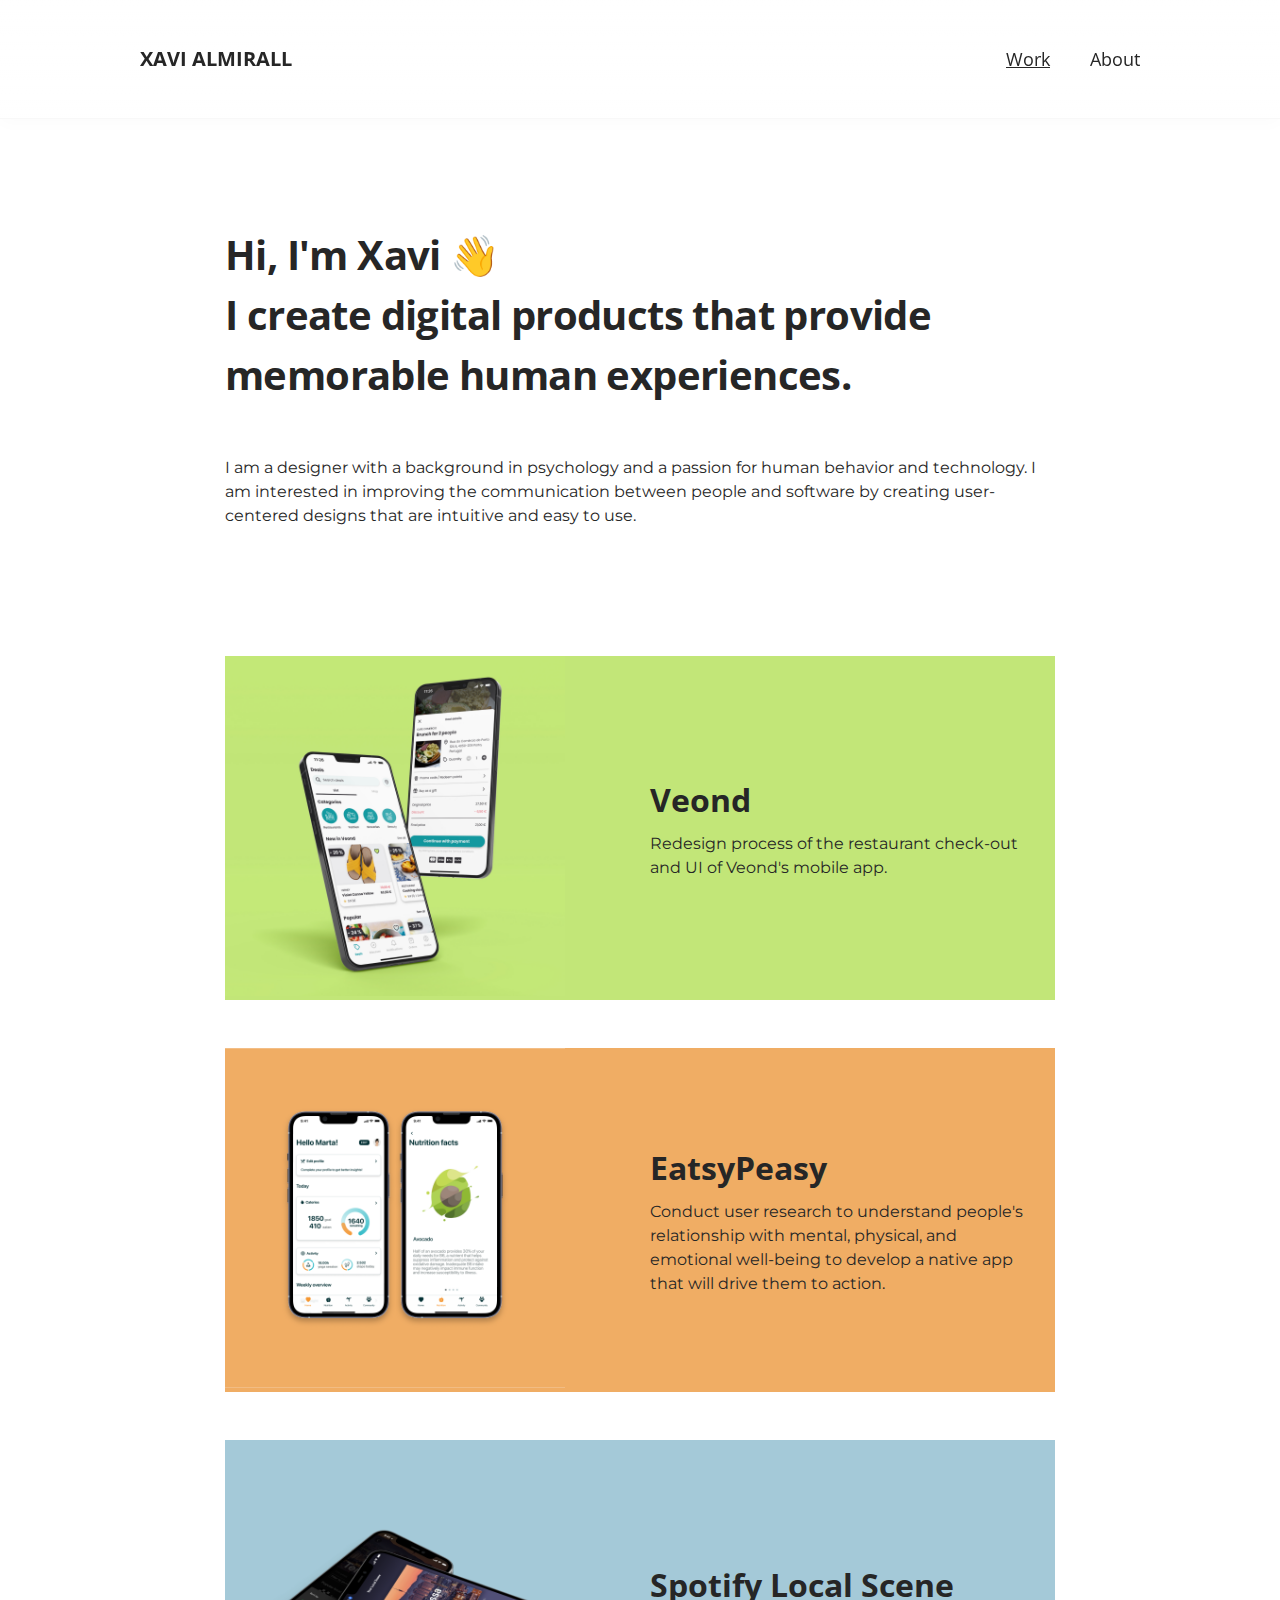
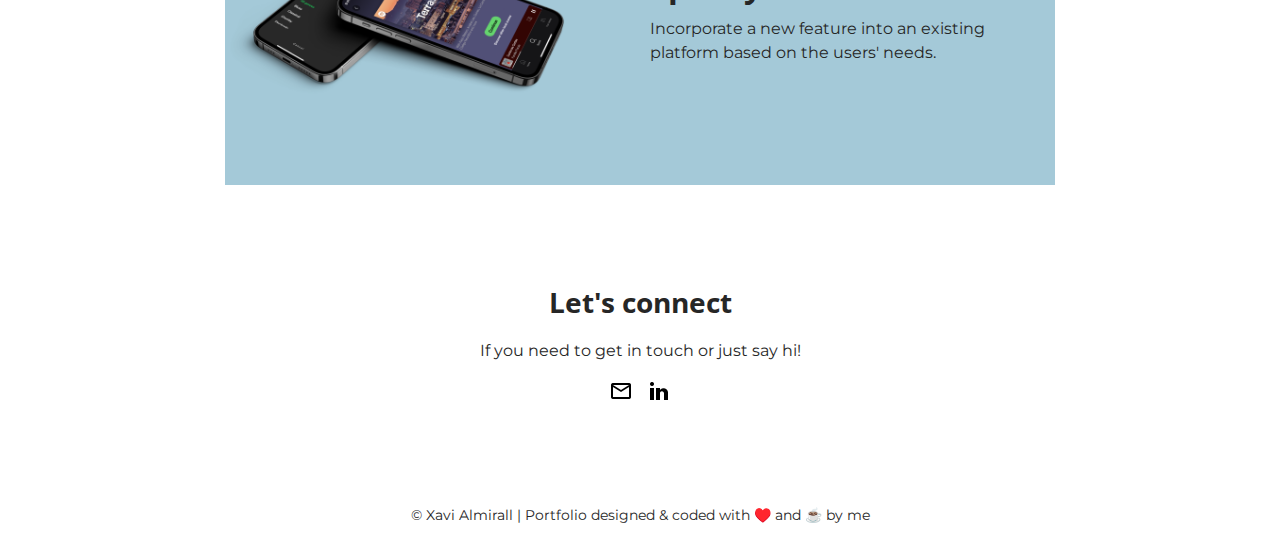
<file: index.html>
<!DOCTYPE html>
<html lang="en">
    <head>
        <meta charset="UTF-8">
        <meta http-equiv="Content-Language" content="en">
        <meta name="author" content="Xavi Almirall">
        <meta http-equiv="X-UA-Compatible" content="IE=edge">
        <meta name="viewport" content="width=device-width, initial-scale=1.0">
        <meta name="format-detection" content="telephone=no">
        <meta name="description" content="Creating digital products for memorable human experiences">
        <meta name="keywords" content="portfolio, design, UX design, UX/UI design, UX, UI, user experience, user interface">
        <title>Xavi Almirall | UX/UI Designer</title>
        <link rel="icon" type="image/png" href="images/favicon.png" alt="Xavi Almirall Logo">
        <link rel="stylesheet" href="normalize.css">
        <link rel="stylesheet" href="style.css">
        <link rel="preconnect" href="https://fonts.googleapis.com" crossorigin>
        <!-- Google Tag Manager -->
        <script async src="https://www.googletagmanager.com/gtag/js?id=G-2HJ111216T"></script>
        <script>
            window.dataLayer = window.dataLayer || [];
            function gtag(){dataLayer.push(arguments);}
            gtag('js', new Date());
            gtag('config', 'G-2HJ111216T');
        </script>
    </head>
    <body>
        <header>
            <nav class="navbar">
                <span class="logo">
                    <a href="index.html"><h5>XAVI ALMIRALL</h5></a>
                </span>
                <ul>
                  <li><a href="index.html"><h6 class="active">Work</h6></a></li>
                  <li><a href="about.html"><h6>About</h6></a></li>
                </ul>
            </nav>
        </header>
        <main>
            <h1>Hi, I'm Xavi 👋 <br> I create digital products that provide memorable human experiences.</h1>
            <p>I am a designer with a background in psychology and a passion for human behavior and technology. I am interested in improving the communication between people and software by creating user-centered designs that are intuitive and easy to use.</p>
        </main>
        <section class="case-studies">
            <article class="card card-veond shadow">
                <a href="veond.html"><img src="images/veond-cover.png" alt="Veond's mobile app mockkup"></a>
                <div class="card-info">
                    <h2>Veond</h2>
                    <p>Redesign process of the restaurant check-out and UI of Veond's mobile app.</p>
                </div>
            </article>
            <article class="card card-eatsypeasy shadow">
                <a href="eatsypeasy.html"><img src="images/eatsypeasy-cover.png" alt=""></a>
                <div class="card-info">
                    <h2>EatsyPeasy</h2>
                    <p>Conduct user research to understand people's relationship with mental, physical, and emotional well-being to develop a native app that will drive them to action.</p>
                </div>
            </article>
            <article class="card card-spotify shadow">
                <a href="localscene.html"><img src="images/spotify-cover.png" alt=""></a>
                <div class="card-info">
                    <h2>Spotify Local Scene</h2>
                    <p>Incorporate a new feature into an existing platform based on the users' needs.</p>
                </div>
            </article>
        </section>
        <section class="contact">
            <h3>Let's connect</h3>
            <p>If you need to get in touch or just say hi!</p>
            <div class="social">
                <a href="mailto:xaalna@gmail.com"><img src="images/mail.png" alt=""></a>
                <a href="https://www.linkedin.com/in/xavialmirall/" target="_blank"><img src="images/linkedin.png" alt="LinkedIn"></a>
            </div>
        </section>
        <footer>
            <p>© Xavi Almirall | Portfolio designed & coded with ♥️ and ☕️ by me</p>
        </footer>
    </body>
</html>
</file>
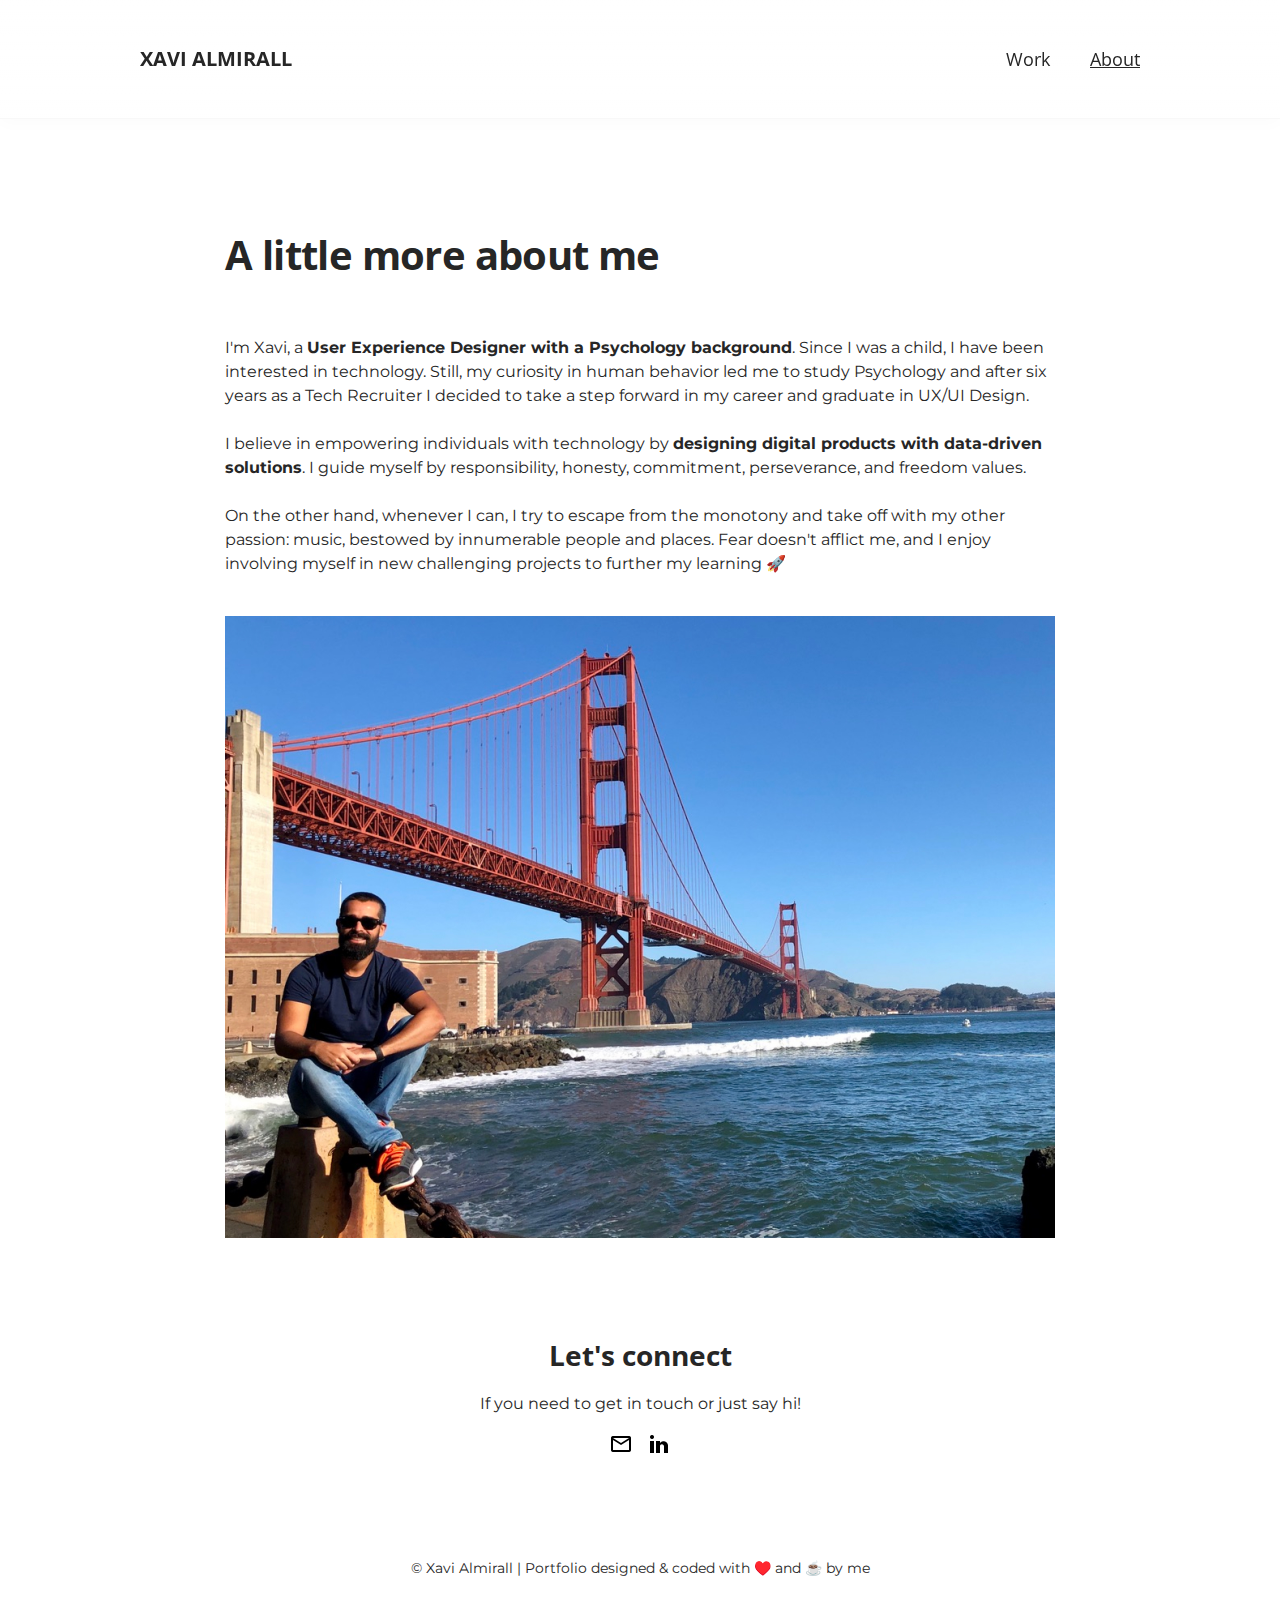
<file: about.html>
<!DOCTYPE html>
<html lang="en">
    <head>
        <meta charset="UTF-8">
        <meta http-equiv="Content-Language" content="en">
        <meta name="author" content="Xavi Almirall">
        <meta http-equiv="X-UA-Compatible" content="IE=edge">
        <meta name="viewport" content="width=device-width, initial-scale=1.0">
        <meta name="format-detection" content="telephone=no">
        <meta name="description" content="Creating digital products for memorable human experiences">
        <meta name="keywords" content="portfolio, design, UX design, UX/UI design, UX, UI, user experience, user interface">
        <title>About Xavi Almirall | UX/UI Designer</title>
        <link rel="icon" type="image/png" href="images/favicon.png" alt="Xavi Almirall Logo">
        <link rel="stylesheet" href="normalize.css">
        <link rel="stylesheet" href="style.css">
        <link rel="preconnect" href="https://fonts.googleapis.com" crossorigin>
        <!-- Google Tag Manager -->
        <script async src="https://www.googletagmanager.com/gtag/js?id=G-2HJ111216T"></script>
        <script>
            window.dataLayer = window.dataLayer || [];
            function gtag(){dataLayer.push(arguments);}
            gtag('js', new Date());
            gtag('config', 'G-2HJ111216T');
        </script>
    </head>
    <body>
        <header>
            <nav class="navbar">
                <span class="logo">
                    <a href="index.html"><h5>XAVI ALMIRALL</h5></a>
                </span>
                <ul>
                  <li><a href="index.html"><h6>Work</h6></a></li>
                  <li><a href="about.html"><h6 class="active">About</h6></a></li>
                </ul>
            </nav>
        </header>
        <main>
            <h1>A little more about me</h1>
            <p>I'm Xavi, a <b>User Experience Designer with a Psychology background</b>. Since I was a child, I have been interested in technology. Still, my curiosity in human behavior led me to study Psychology and after six years as a Tech Recruiter I decided to take a step forward in my career and graduate in UX/UI Design.
                <br><br>I believe in empowering individuals with technology by <b>designing digital products with data-driven solutions</b>. I guide myself by responsibility, honesty, commitment, perseverance, and freedom values.
                <br><br>On the other hand, whenever I can, I try to escape from the monotony and take off with my other passion: music, bestowed by innumerable people and places. Fear doesn't afflict me, and I enjoy involving myself in new challenging projects to further my learning 🚀</p>
        </main>
        <div class="about-img fade-in">
            <img src="images/profile.jpg" alt="Me enjoying a sunny day in San Francisco">
        </div>
        <section class="contact">
            <h3>Let's connect</h3>
            <p>If you need to get in touch or just say hi!</p>
            <div class="social">
                <a href="mailto:xaalna@gmail.com"><img src="images/mail.png" alt=""></a>
                <a href="https://www.linkedin.com/in/xavialmirall/" target="_blank"><img src="images/linkedin.png" alt="LinkedIn"></a>
            </div>
        </section>
        <footer>
            <p>© Xavi Almirall | Portfolio designed & coded with ♥️ and ☕️ by me</p>
        </footer>
    </body>
</html>
</file>
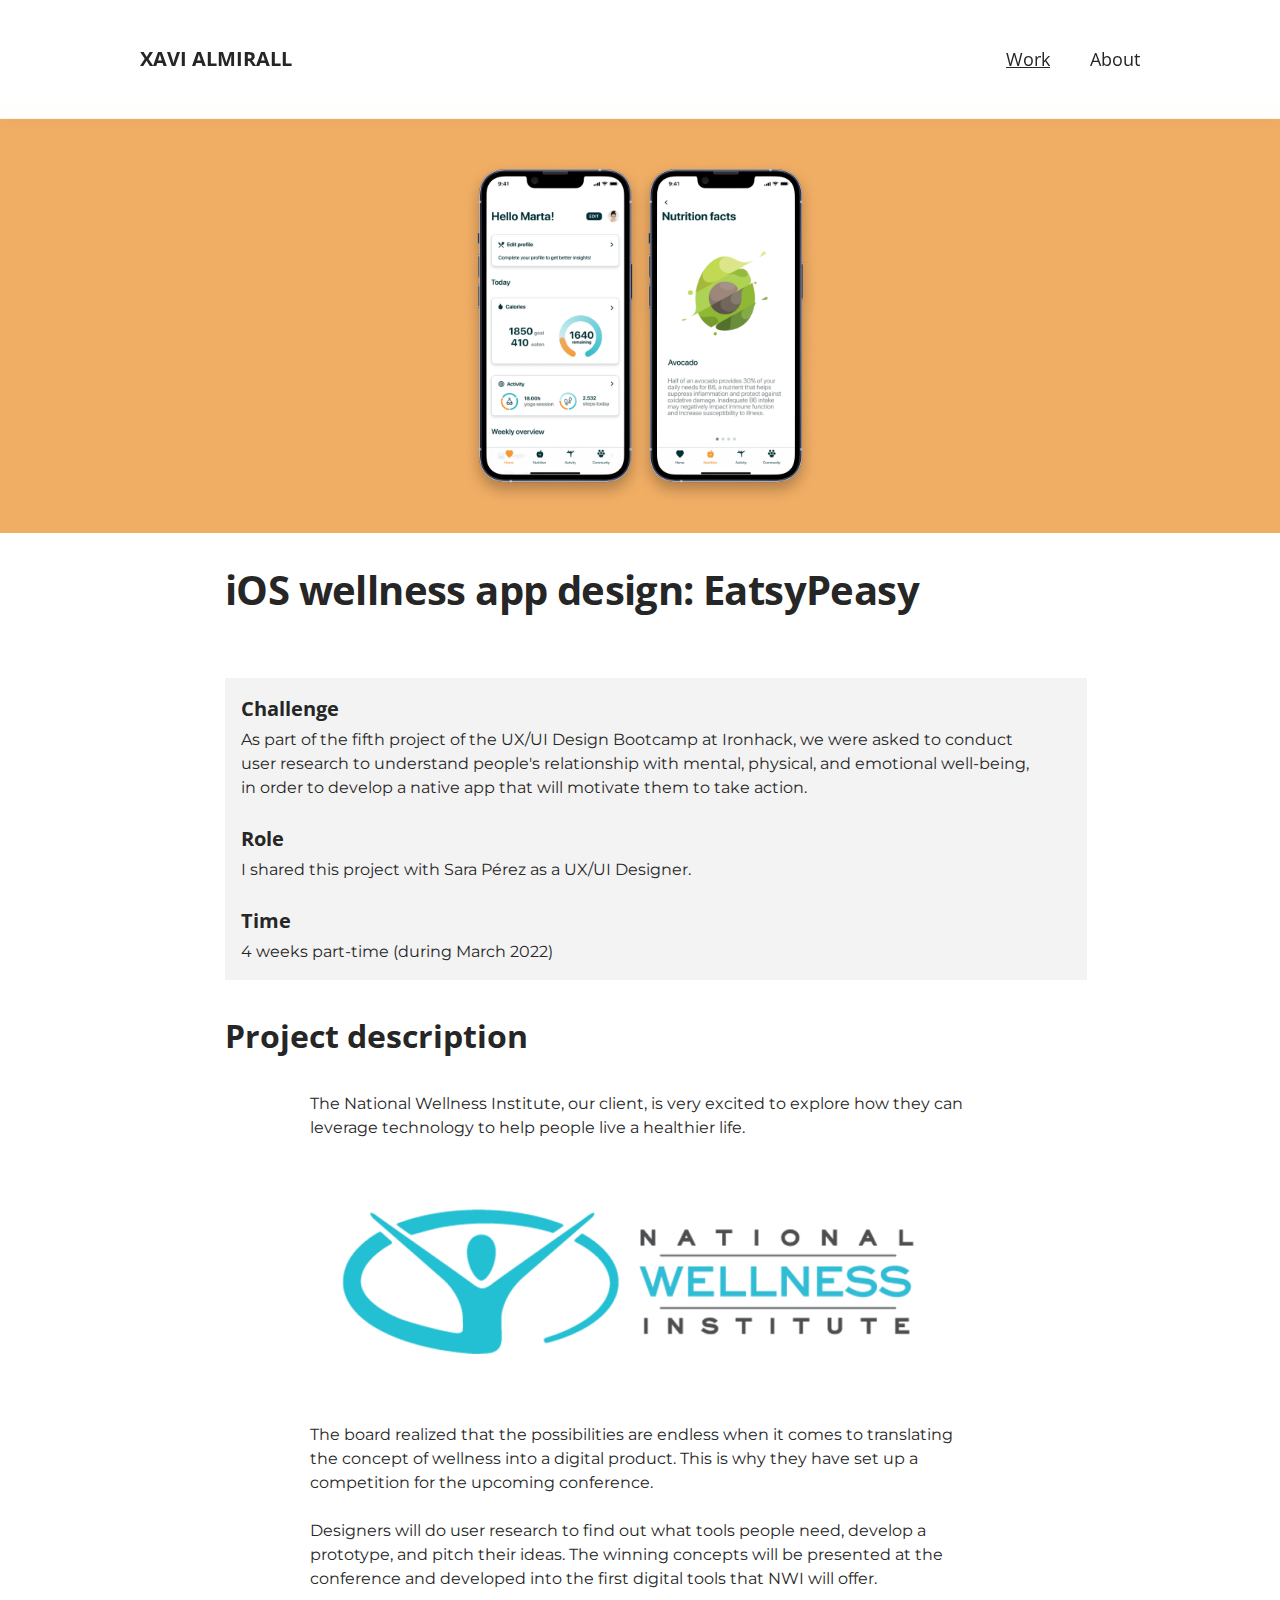
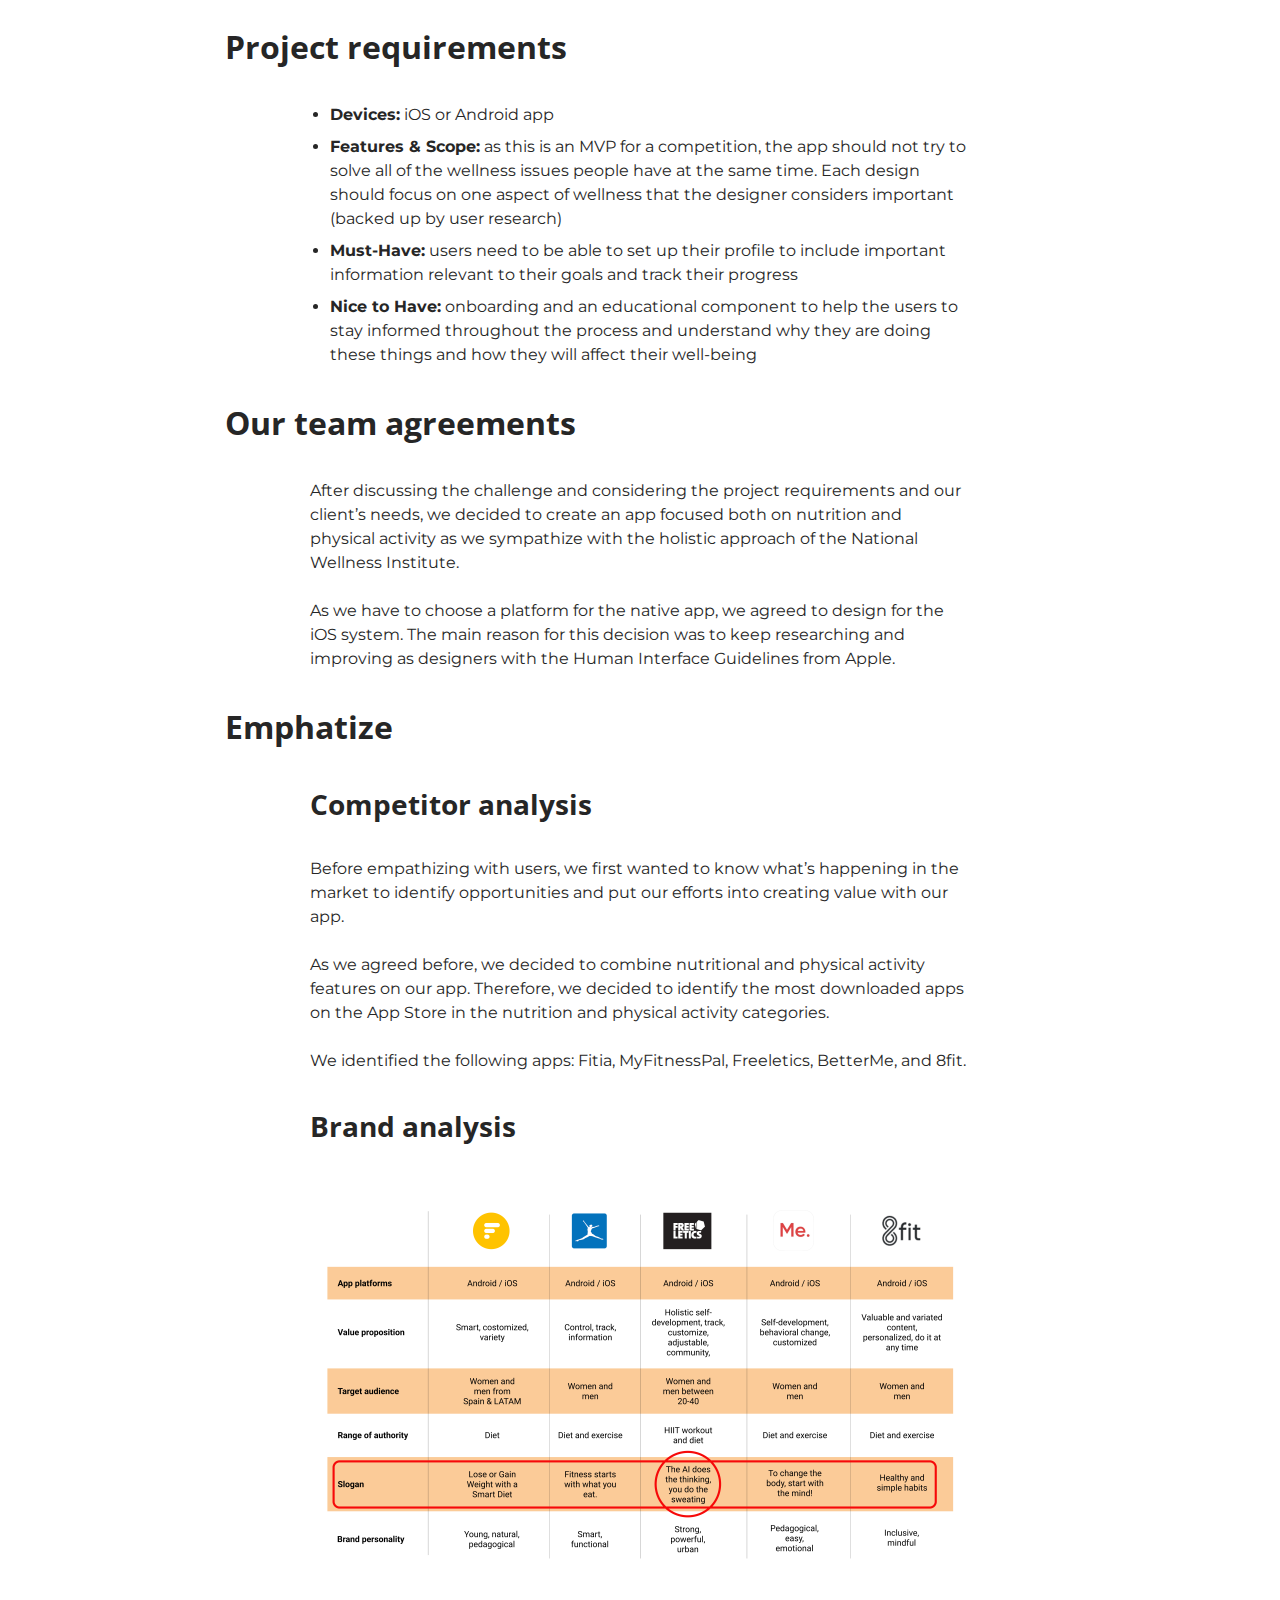
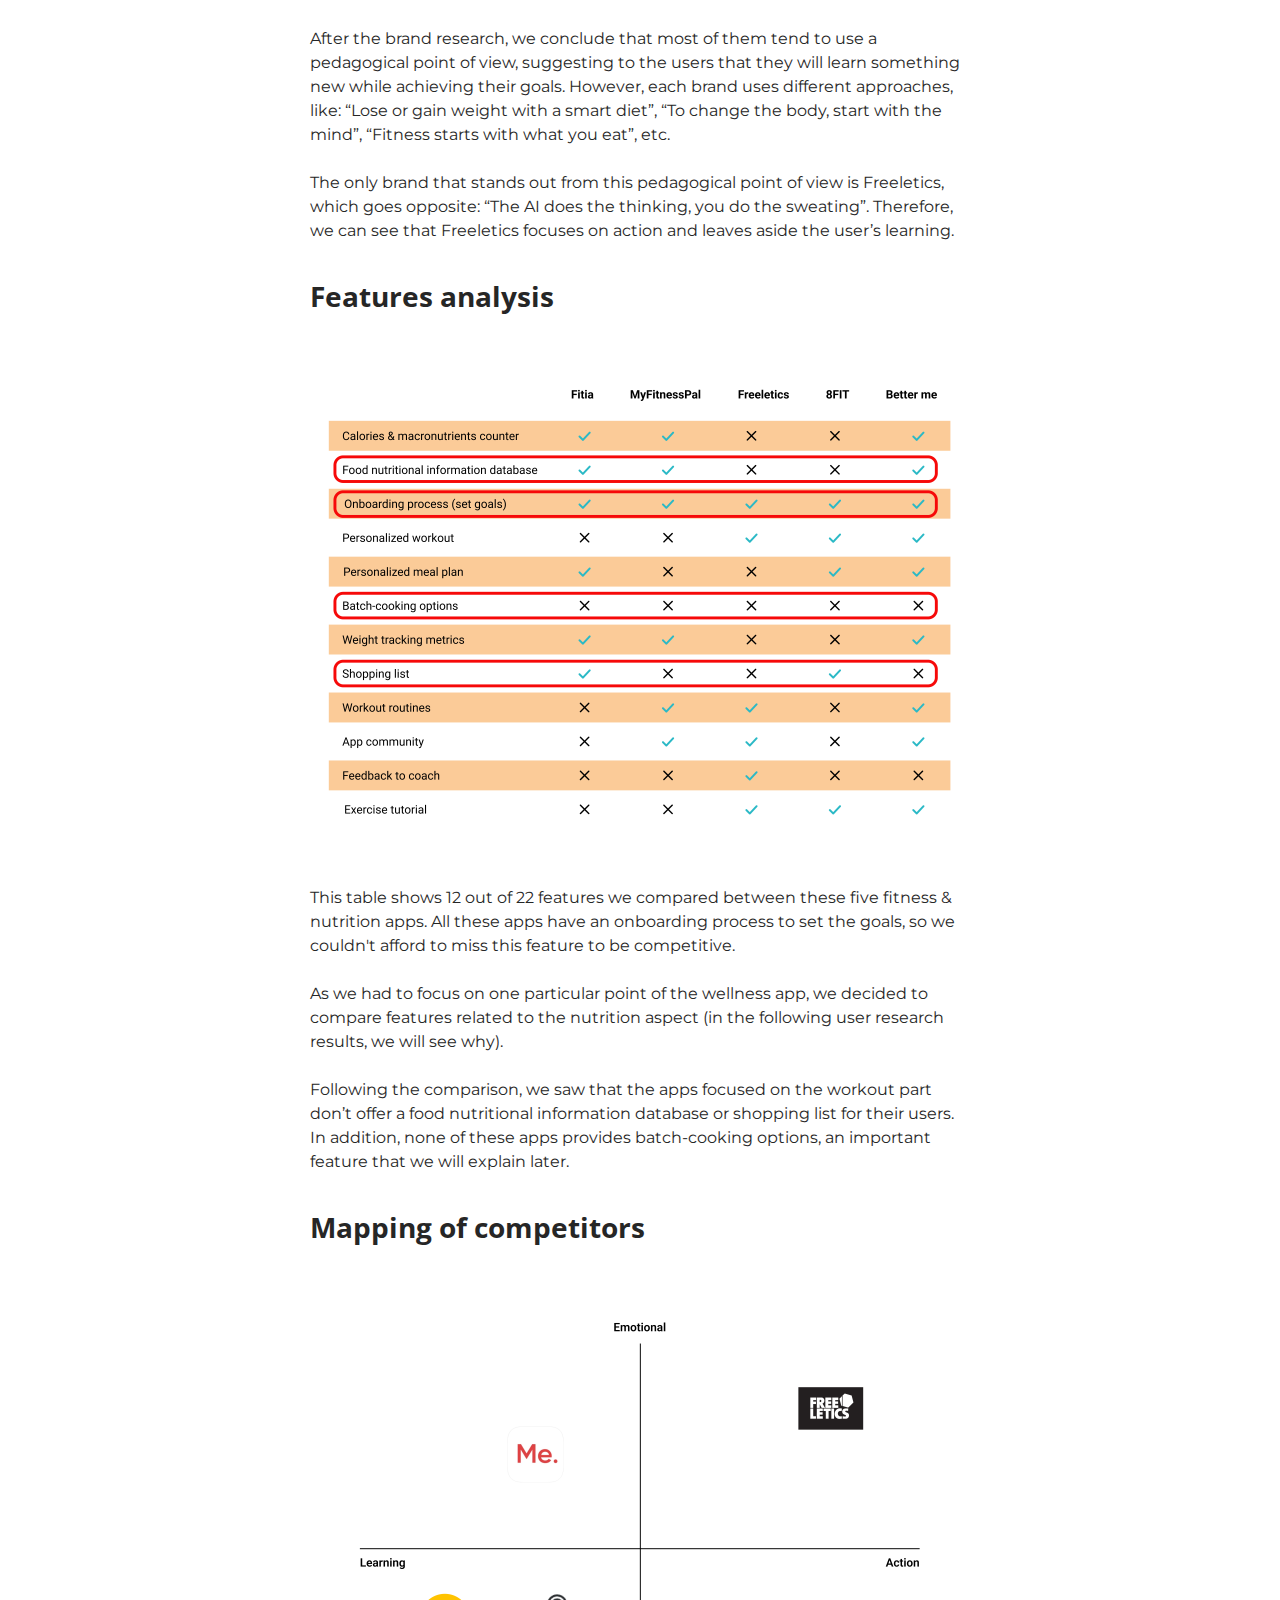
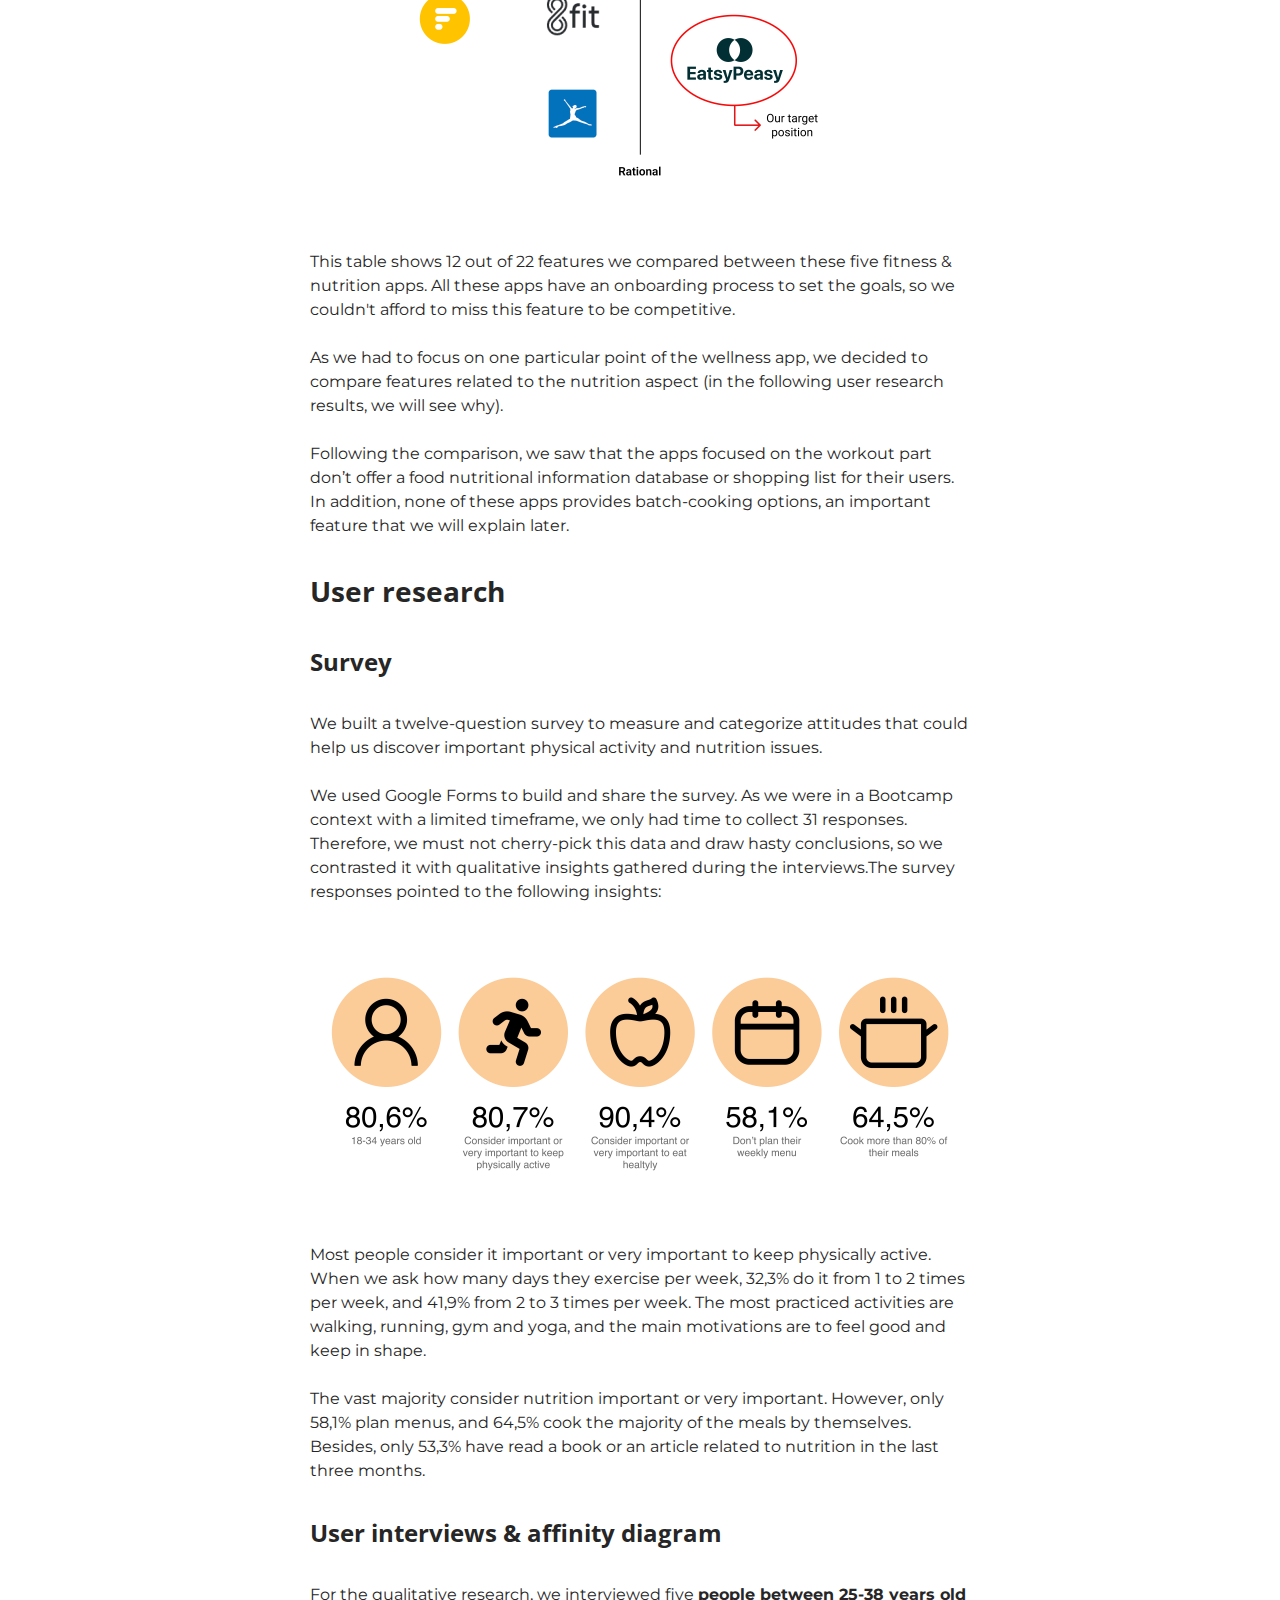
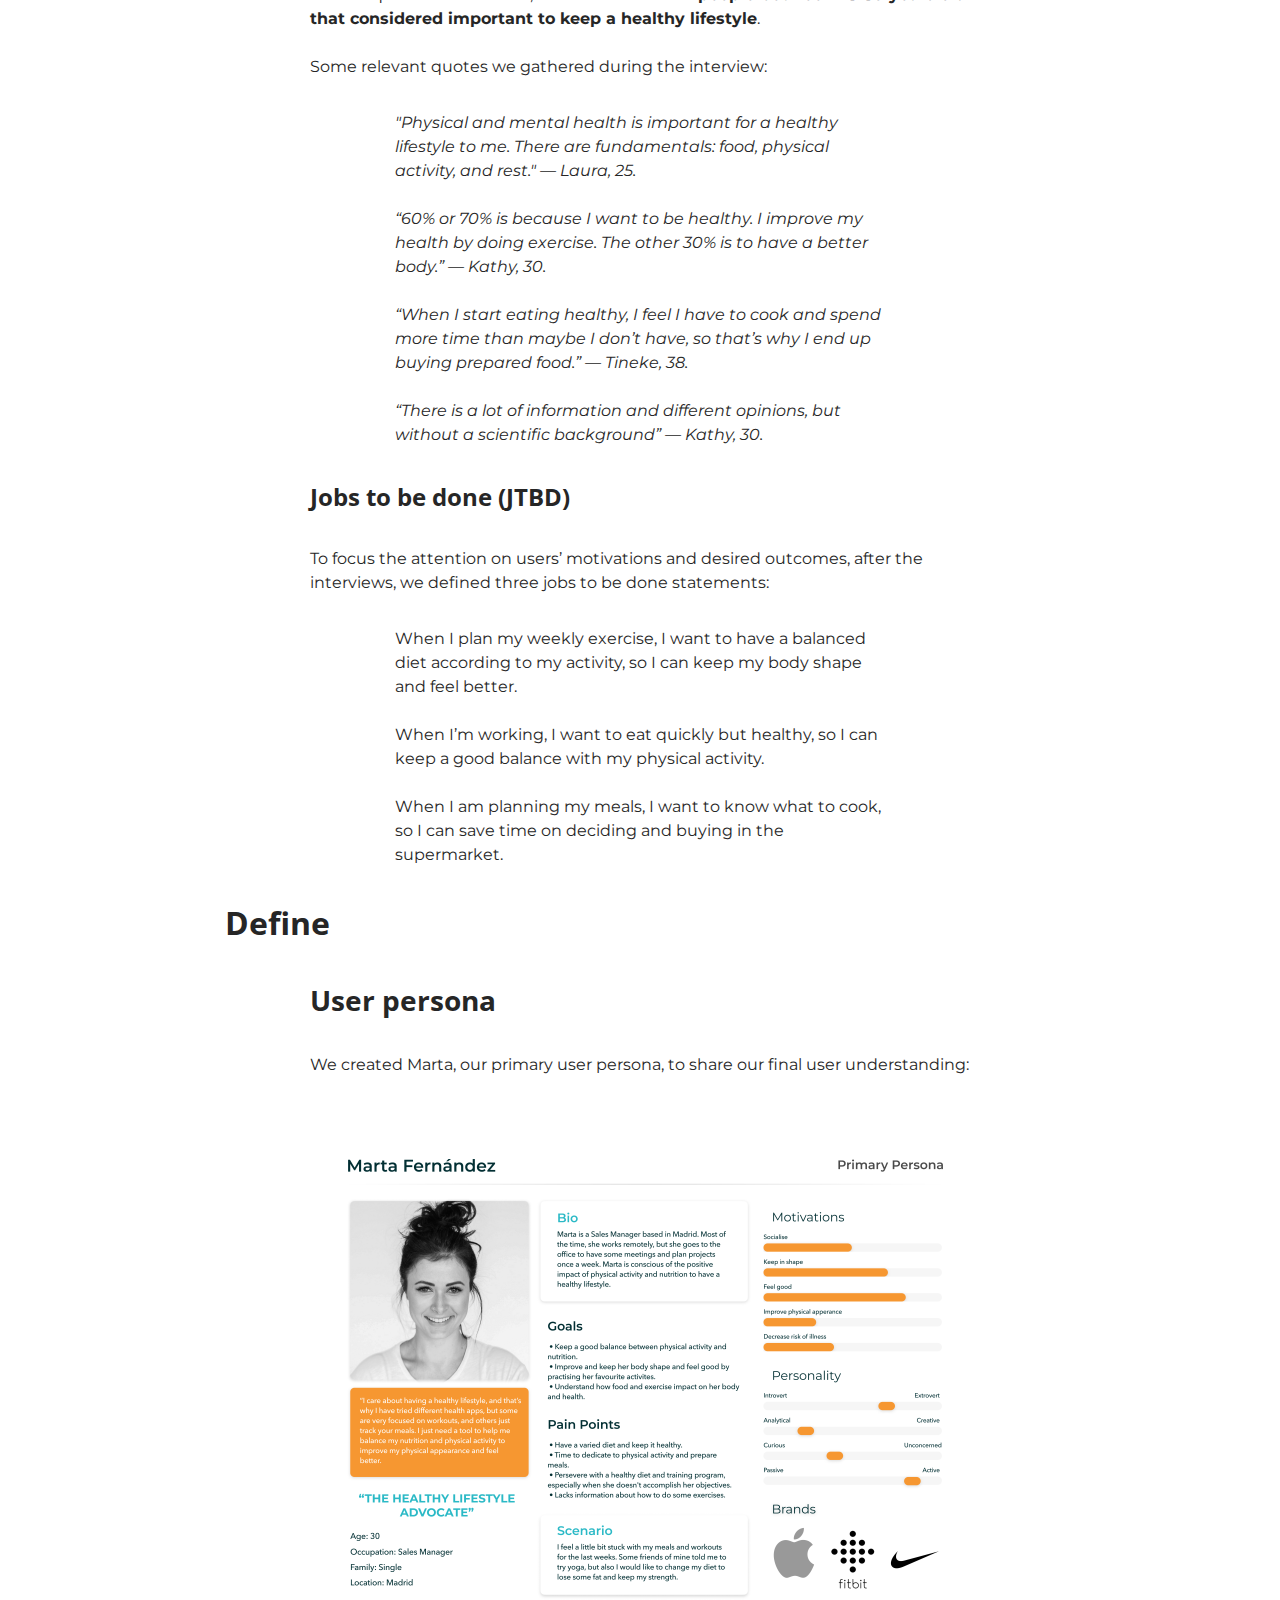
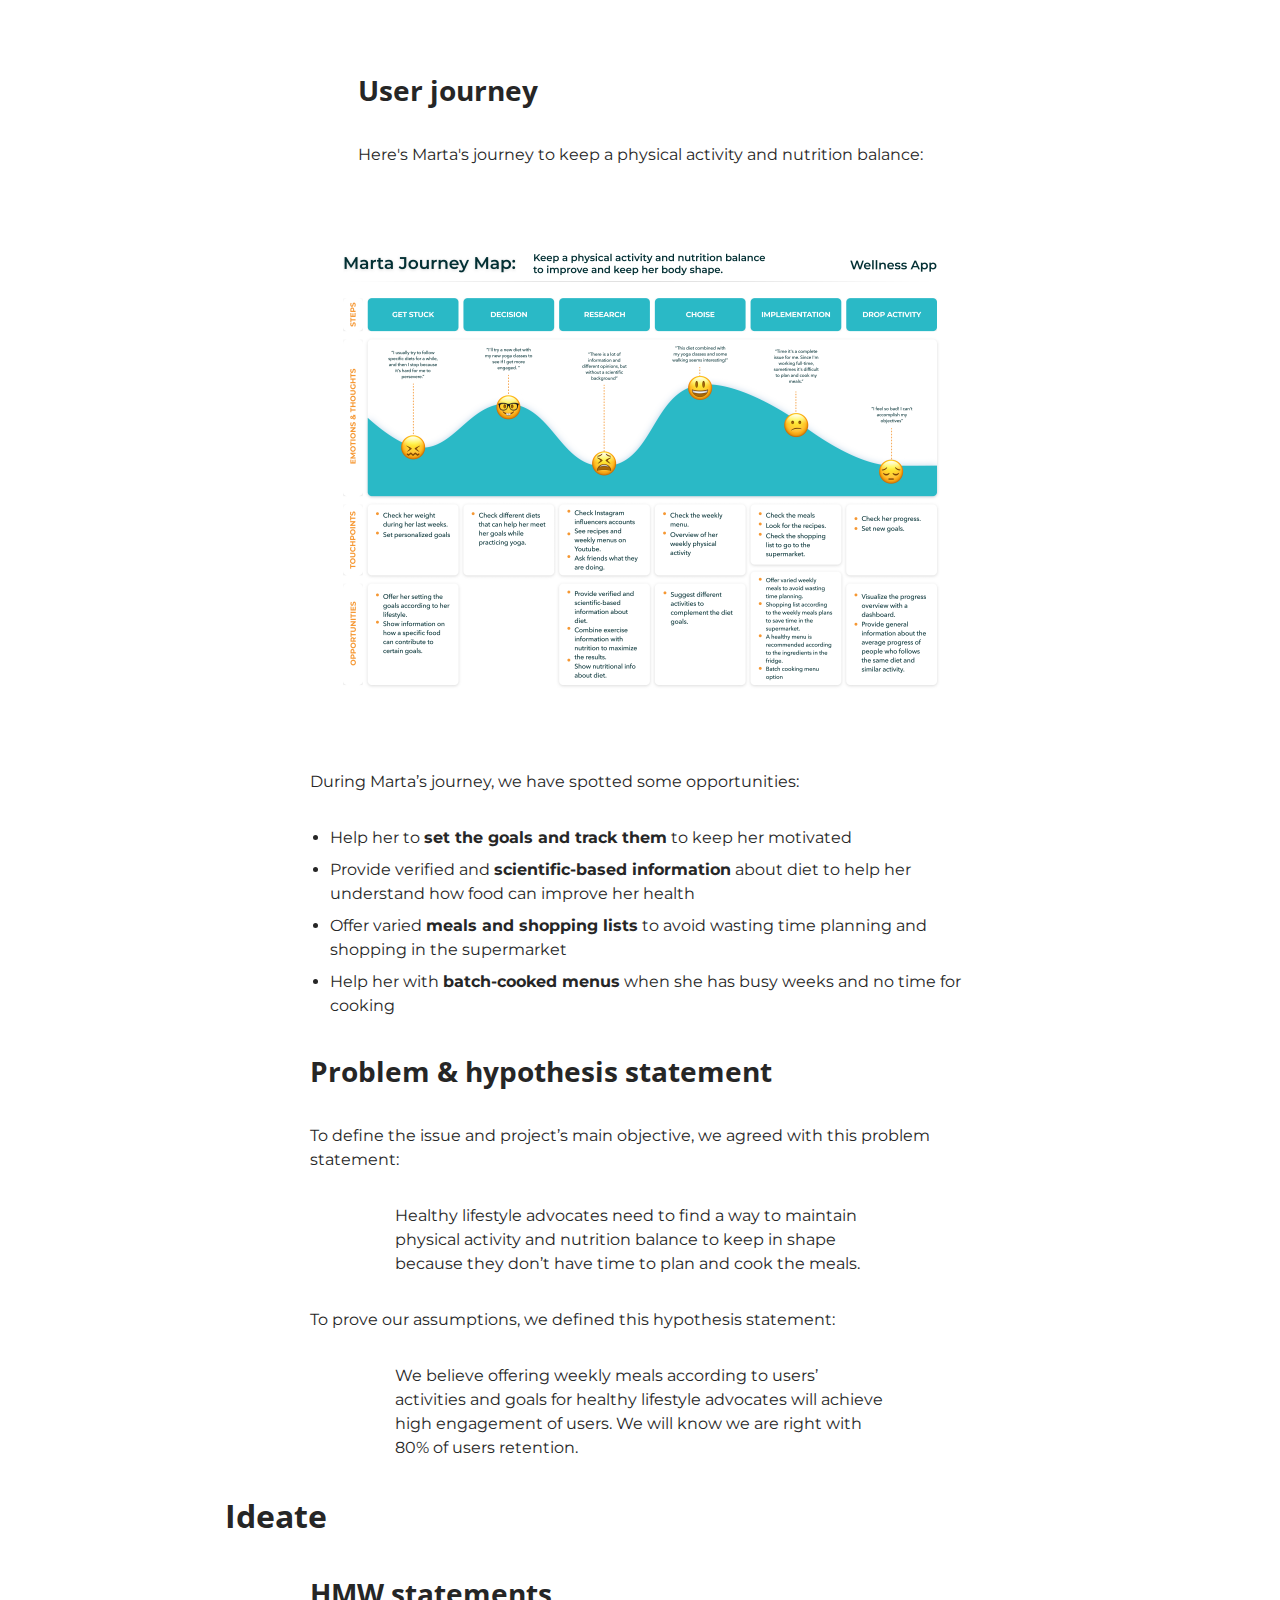
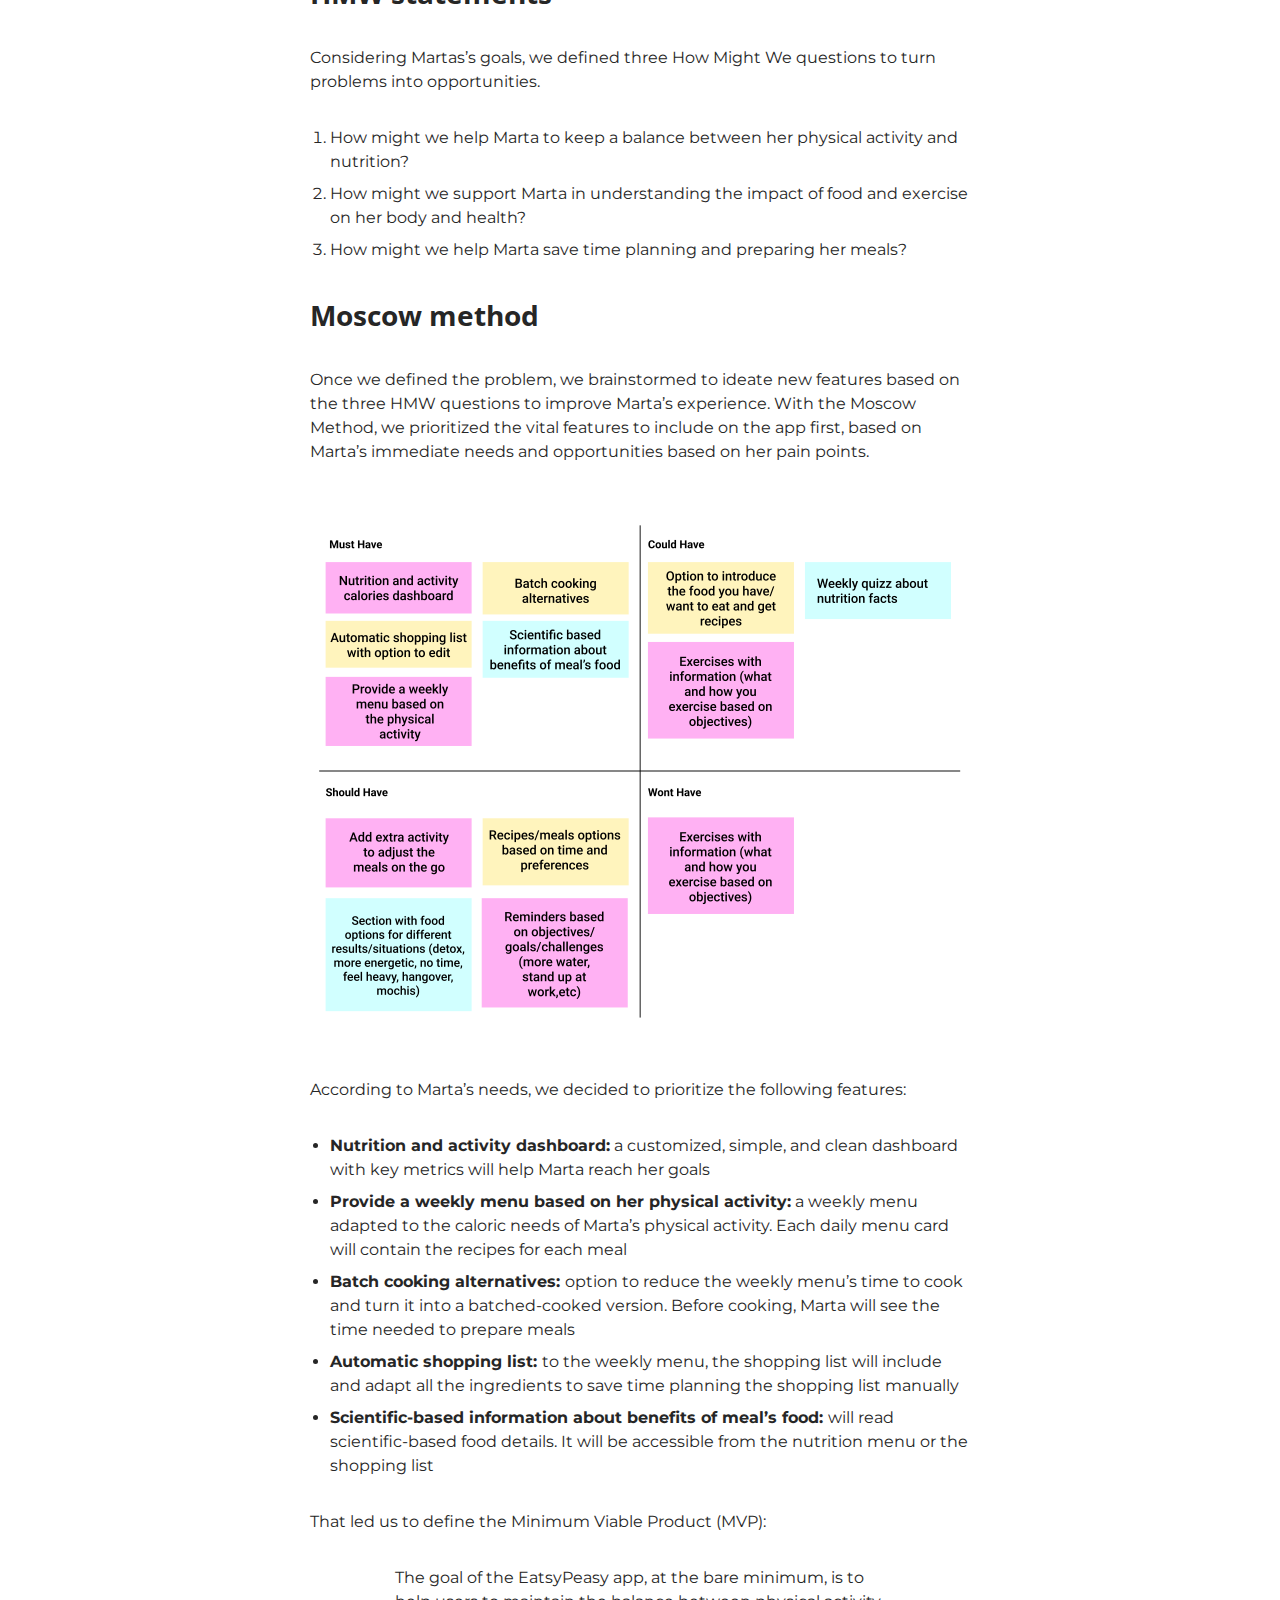
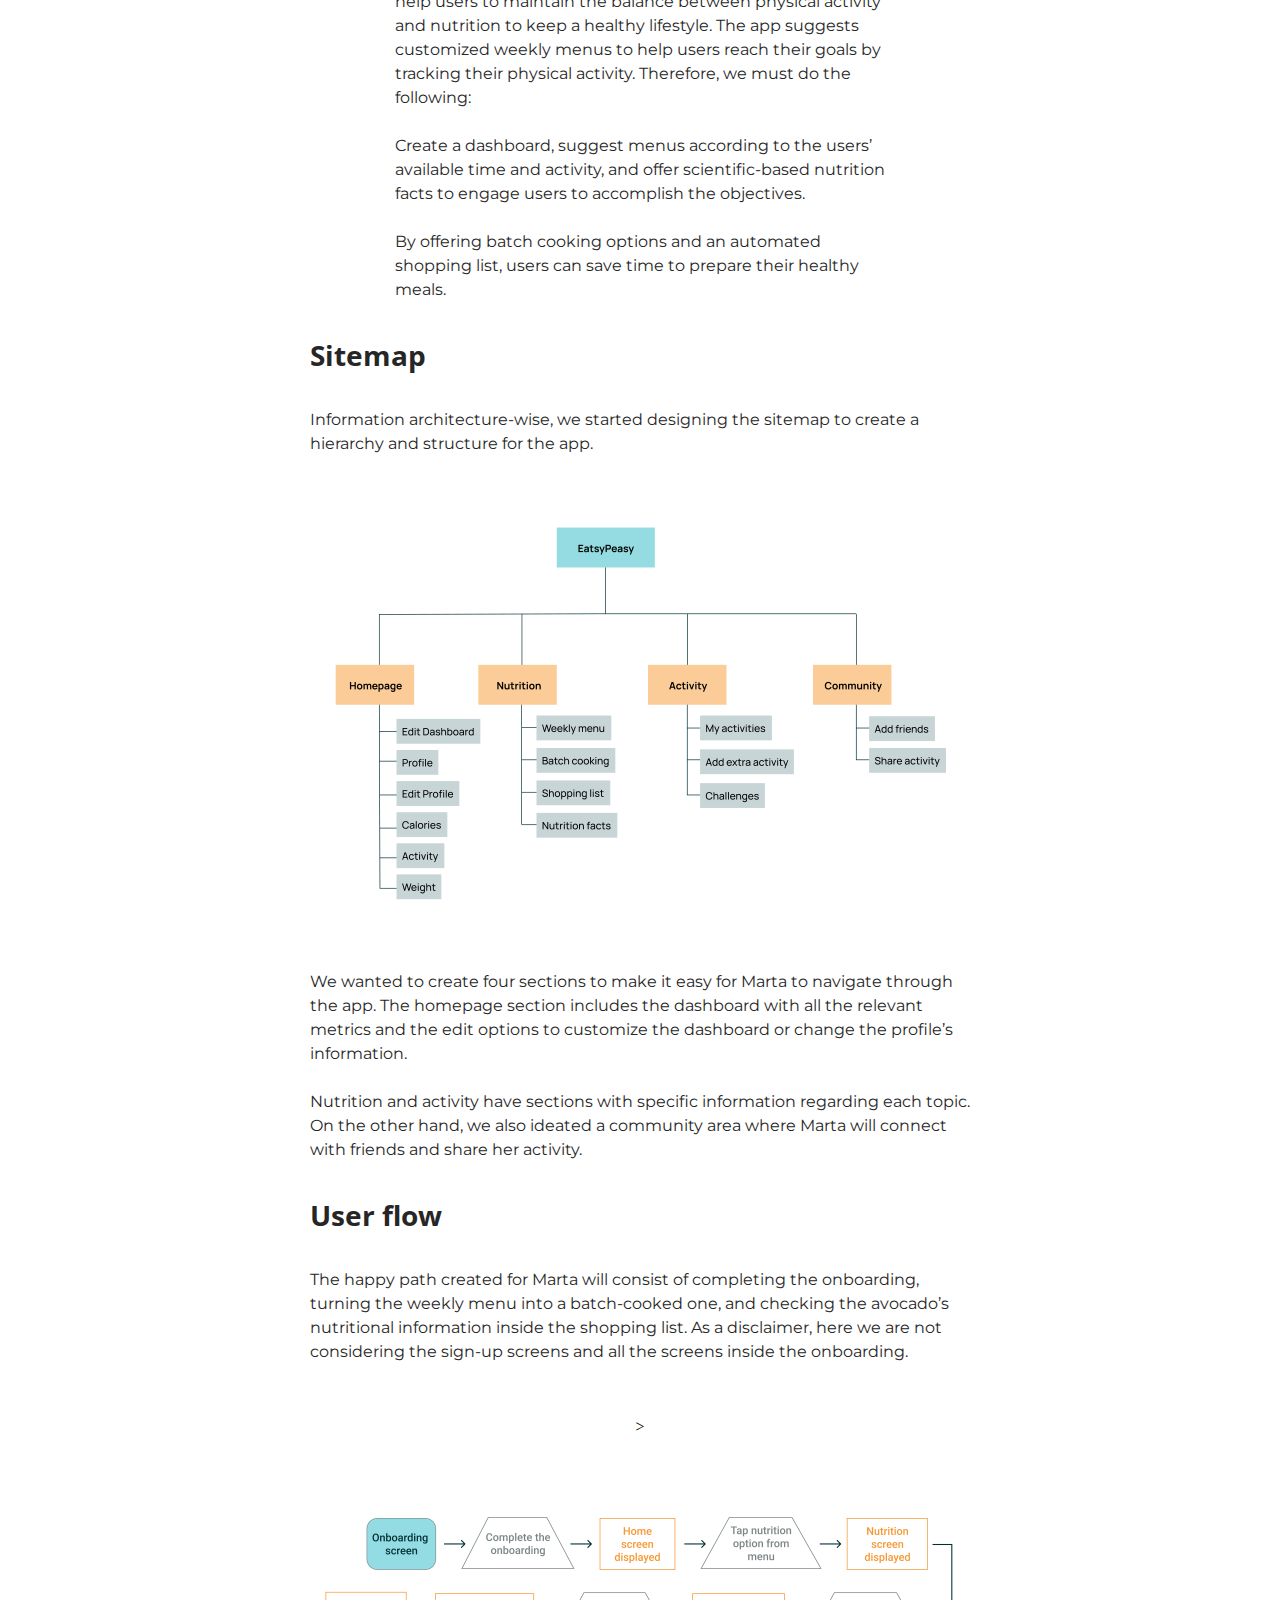
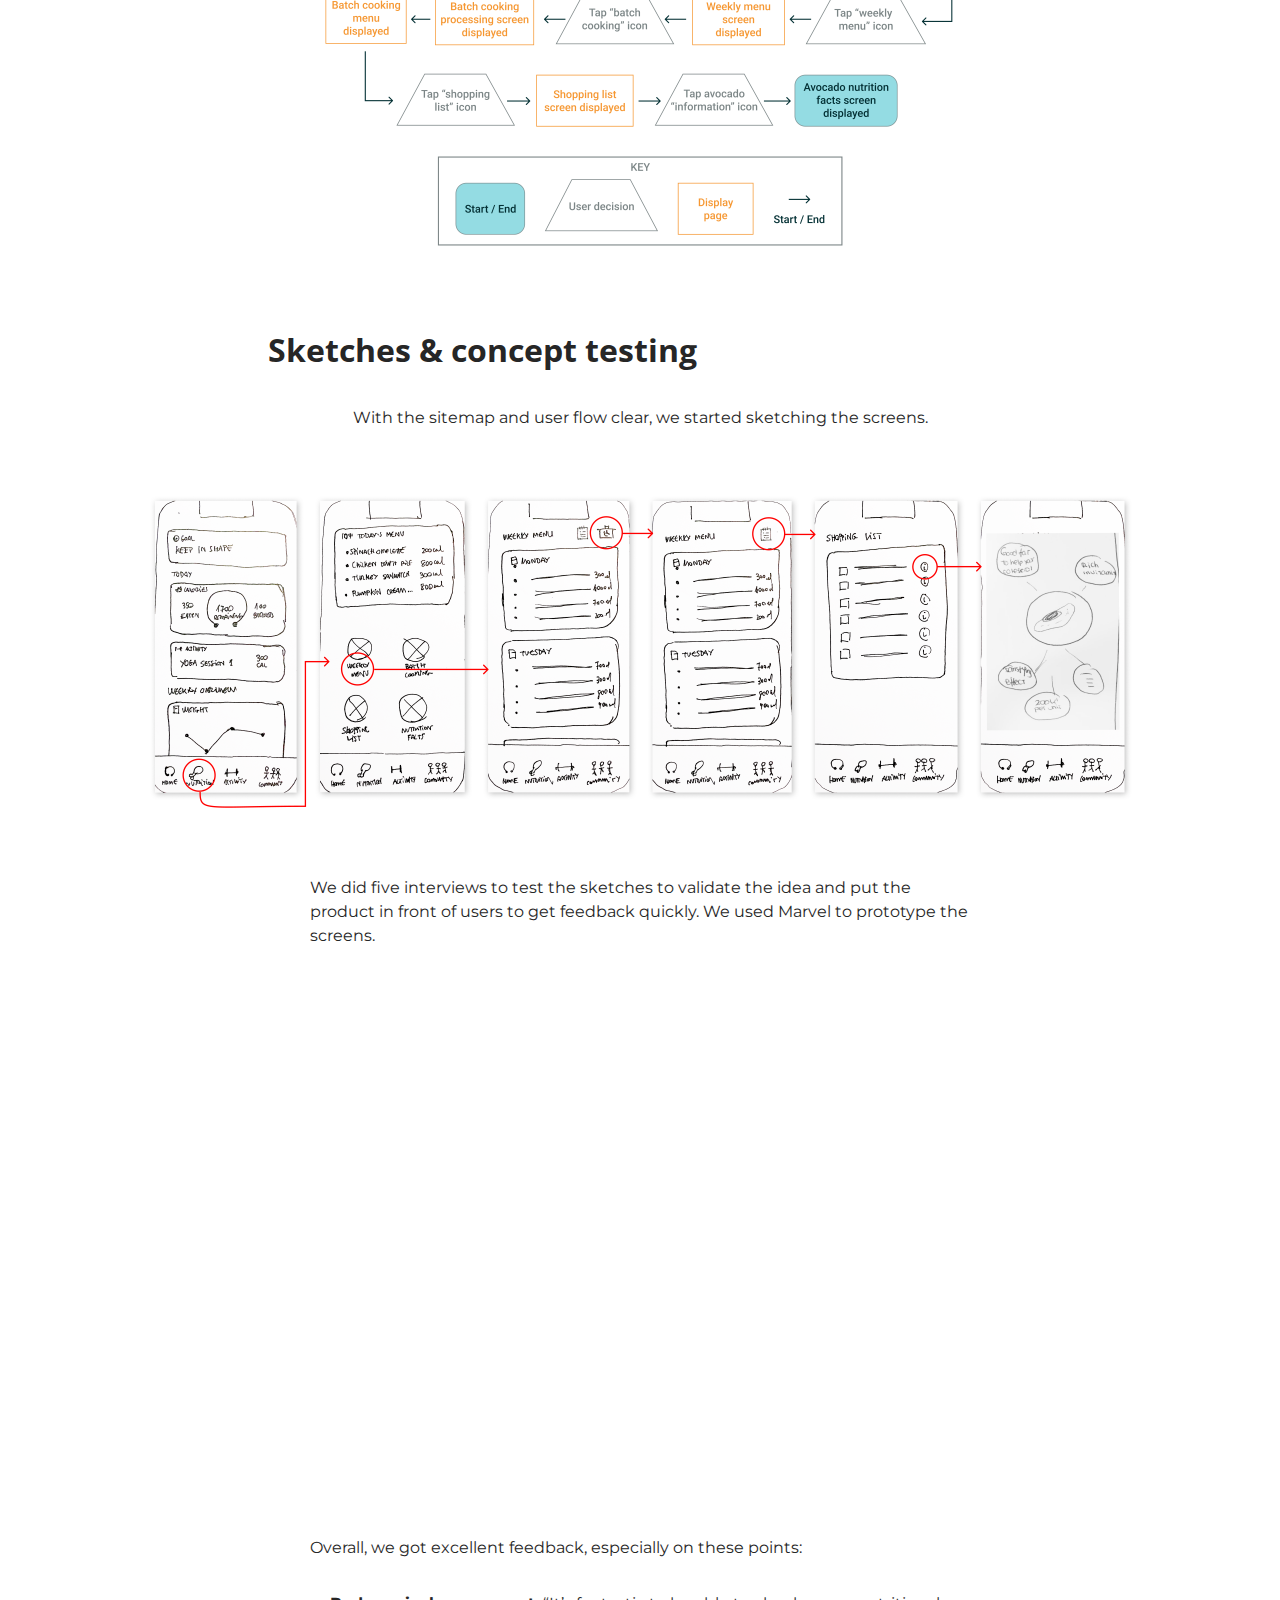
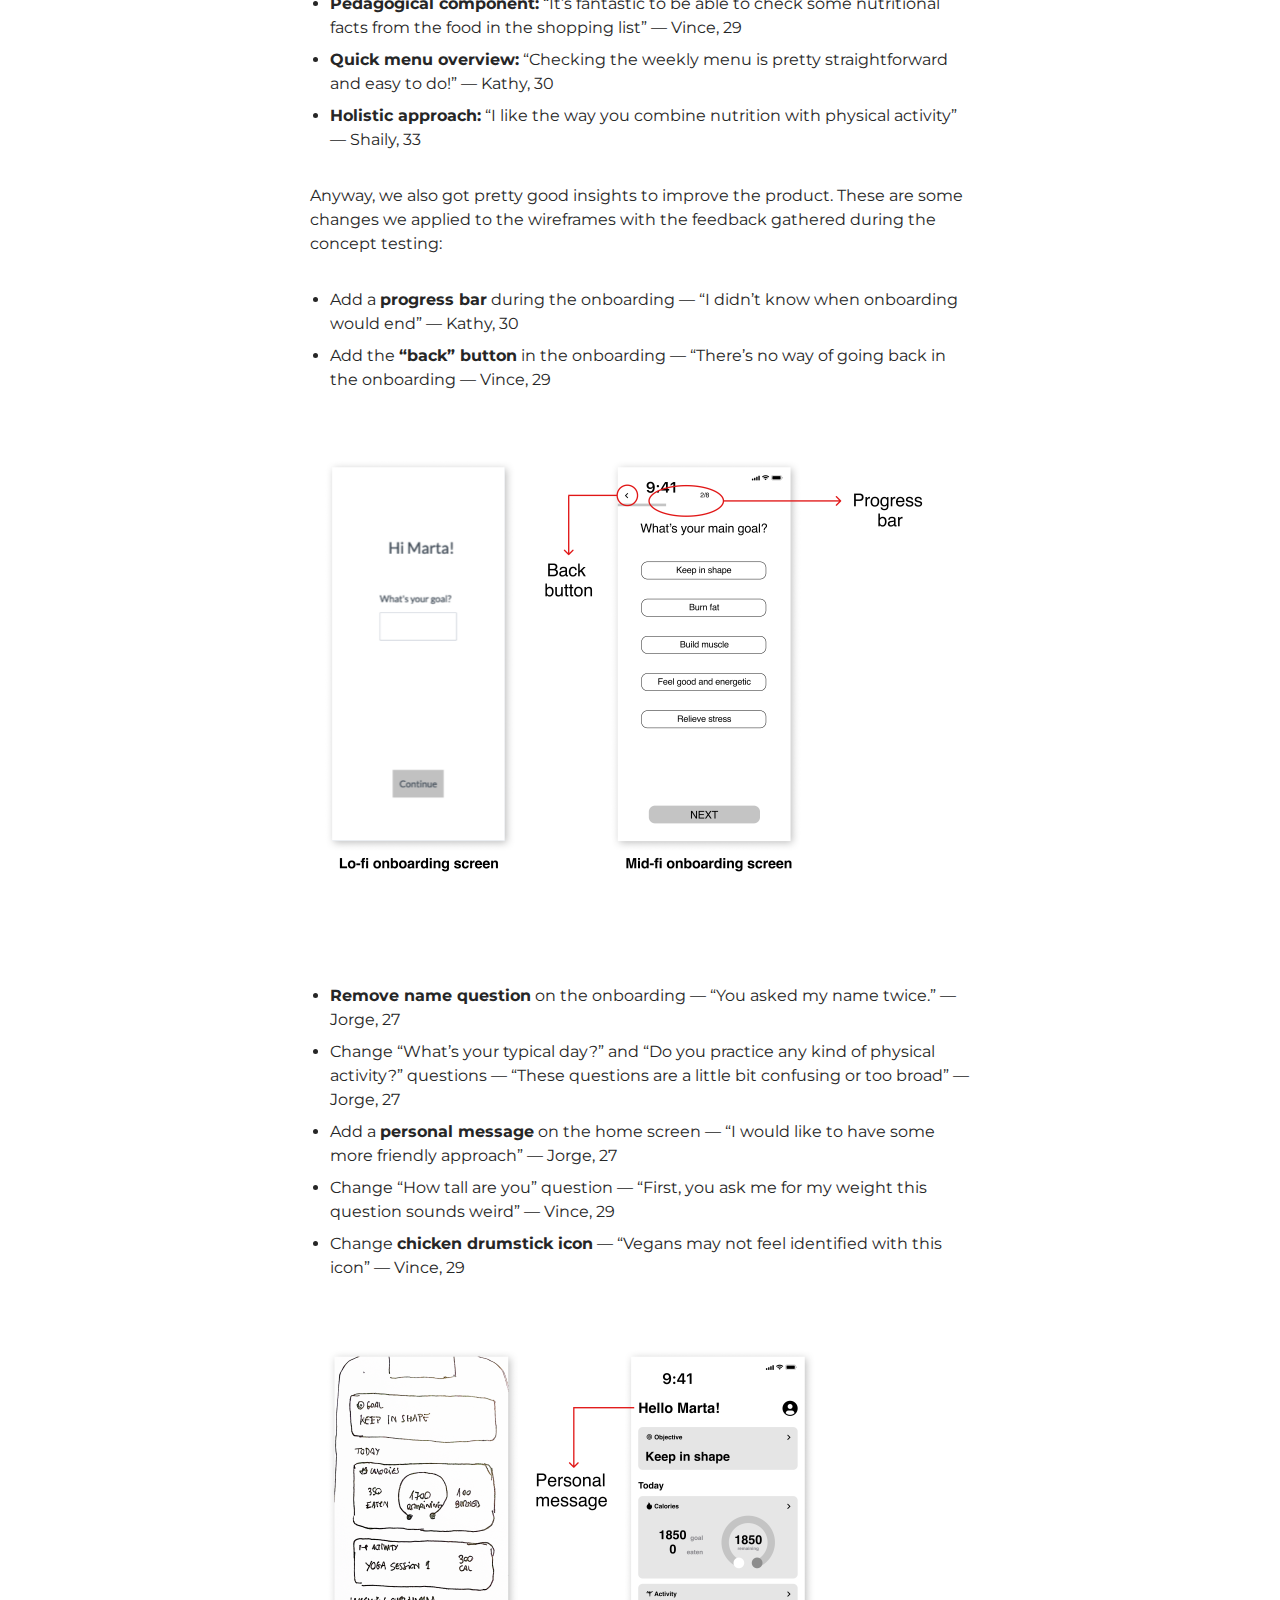
<file: eatsypeasy.html>
<!DOCTYPE html>
<html lang="en">
    <head>
        <meta charset="UTF-8">
        <meta http-equiv="Content-Language" content="en">
        <meta name="author" content="Xavi Almirall">
        <meta http-equiv="X-UA-Compatible" content="IE=edge">
        <meta name="viewport" content="width=device-width, initial-scale=1.0">
        <meta name="format-detection" content="telephone=no">
        <meta name="description" content="Creating digital products for memorable human experiences">
        <meta name="keywords" content="portfolio, design, UX design, UX/UI design, UX, UI, user experience, user interface">
        <title>iOS wellness app design: EatsyPeasy - Xavi Almirall | UX/UI Designer</title>
        <link rel="icon" type="image/png" href="images/favicon.png" alt="Xavi Almirall Logo">
        <link rel="stylesheet" href="normalize.css">
        <link rel="stylesheet" href="style.css">
        <link rel="preconnect" href="https://fonts.googleapis.com" crossorigin>
        <!-- Google Tag Manager -->
        <script async src="https://www.googletagmanager.com/gtag/js?id=G-2HJ111216T"></script>
        <script>
            window.dataLayer = window.dataLayer || [];
            function gtag(){dataLayer.push(arguments);}
            gtag('js', new Date());
            gtag('config', 'G-2HJ111216T');
        </script>
    </head>
    <body>
        <header>
            <nav class="navbar">
                <span class="logo">
                    <a href="index.html"><h5>XAVI ALMIRALL</h5></a>
                </span>
                <ul>
                  <li><a href="index.html"><h6 class="active">Work</h6></a></li>
                  <li><a href="about.html"><h6>About</h6></a></li>
                </ul>
            </nav>
        </header>
        <div class="case-study-header">
            <img src="images/eatsypeasy/cover-eatsypeasy.png" alt="EatsyPeasy app mockup">
        </div>
        <span class="content-wrapper">
            <span class="case-block-l">
                <h1>iOS wellness app design: EatsyPeasy</h1>
                <span class="case-box">
                    <div class="info-box">
                        <h5>Challenge</h5>
                        <p>As part of the fifth project of the UX/UI Design Bootcamp at Ironhack, we were asked to conduct user research to understand people's relationship with mental, physical, and emotional well-being, in order to develop a native app that will motivate them to take action.</p>
                    </div>
                    <div class="info-box">
                        <h5>Role</h5>
                        <p>I shared this project with Sara Pérez as a UX/UI Designer.</p>
                    </div>
                    <div class="info-box">
                        <h5>Time</h5>
                        <p>4 weeks part-time (during March 2022)</p>
                    </div>
                </span>
                <h2>Project description</h2>
                <p class="case-block-m">
                    The National Wellness Institute, our client, is very excited to explore how they can leverage technology to help people live a healthier life.
                </p>
            </span>
            <div class="case-image-m case-block-m">
                <img src="images/eatsypeasy/wellnessinstitute-eatsypeasy.png" alt="Wellness Institute logo">
            </div>
            <span class="case-block-l">
                <p class="case-block-m">
                    The board realized that the possibilities are endless when it comes to translating the concept of wellness into a digital product. This is why they have set up a competition for the upcoming conference.
                    <br><br>Designers will do user research to find out what tools people need, develop a prototype, and pitch their ideas. The winning concepts will be presented at the conference and developed into the first digital tools that NWI will offer.
                </p>
                <h2>Project requirements</h2>
                <ul class="case-block-m">
                    <li><b>Devices:</b> iOS or Android app</li>
                    <li><b>Features & Scope:</b> as this is an MVP for a competition, the app should not try to solve all of the wellness issues people have at the same time. Each design should focus on one aspect of wellness that the designer considers important (backed up by user research)</li>
                    <li><b>Must-Have:</b> users need to be able to set up their profile to include important information relevant to their goals and track their progress</li>
                    <li><b>Nice to Have:</b> onboarding and an educational component to help the users to stay informed throughout the process and understand why they are doing these things and how they will affect their well-being</li>
                </ul>
                <h2>Our team agreements</h2>
                <p class="case-block-m">
                    After discussing the challenge and considering the project requirements and our client’s needs, we decided to create an app focused both on nutrition and physical activity as we sympathize with the holistic approach of the National Wellness Institute.
                    <br><br>As we have to choose a platform for the native app, we agreed to design for the iOS system. The main reason for this decision was to keep researching and improving as designers with the Human Interface Guidelines from Apple.
                </p>
                <h2>Emphatize</h2>
                <h3 class="case-block-m">Competitor analysis</h3>
                <p class="case-block-m">
                    Before empathizing with users, we first wanted to know what’s happening in the market to identify opportunities and put our efforts into creating value with our app.
                    <br><br>As we agreed before, we decided to combine nutritional and physical activity features on our app. Therefore, we decided to identify the most downloaded apps on the App Store in the nutrition and physical activity categories.
                    <br><br>We identified the following apps: Fitia, MyFitnessPal, Freeletics, BetterMe, and 8fit.
                </p>
                <h3 class="case-block-m">Brand analysis</h3>
            </span>
            <div class="case-image-m case-block-m">
                <img src="images/eatsypeasy/brand-eatsypeasy.png" alt="Brand analysis table">
            </div>
            <span class="case-block-l">
                <p class="case-block-m">
                    After the brand research, we conclude that most of them tend to use a pedagogical point of view, suggesting to the users that they will learn something new while achieving their goals. However, each brand uses different approaches, like: “Lose or gain weight with a smart diet”, “To change the body, start with the mind”, “Fitness starts with what you eat”, etc.
                    <br><br>The only brand that stands out from this pedagogical point of view is Freeletics, which goes opposite: “The AI does the thinking, you do the sweating”. Therefore, we can see that Freeletics focuses on action and leaves aside the user’s learning.
                </p>
                <h3 class="case-block-m">Features analysis</h3>
            </span>
            <div class="case-image-m case-block-m">
                <img src="images/eatsypeasy/features-eatsypeasy.png" alt="Feature analysis table">
            </div>
            <span class="case-block-l">
                <p class="case-block-m">
                    This table shows 12 out of 22 features we compared between these five fitness & nutrition apps. All these apps have an onboarding process to set the goals, so we couldn't afford to miss this feature to be competitive.
                    <br><br>As we had to focus on one particular point of the wellness app, we decided to compare features related to the nutrition aspect (in the following user research results, we will see why).
                    <br><br>Following the comparison, we saw that the apps focused on the workout part don’t offer a food nutritional information database or shopping list for their users. In addition, none of these apps provides batch-cooking options, an important feature that we will explain later.
                </p>
                <h3 class="case-block-m">Mapping of competitors</h3>
            </span>
            <div class="case-image-m case-block-m">
                <img src="images/eatsypeasy/competitors-eatsypeasy.png" alt="Mapping of competitors">
            </div>
            <span class="case-block-l">
                <p class="case-block-m">
                    This table shows 12 out of 22 features we compared between these five fitness & nutrition apps. All these apps have an onboarding process to set the goals, so we couldn't afford to miss this feature to be competitive.
                    <br><br>As we had to focus on one particular point of the wellness app, we decided to compare features related to the nutrition aspect (in the following user research results, we will see why).
                    <br><br>Following the comparison, we saw that the apps focused on the workout part don’t offer a food nutritional information database or shopping list for their users. In addition, none of these apps provides batch-cooking options, an important feature that we will explain later.
                </p>
                <h3 class="case-block-m">User research</h3>
                <h4 class="case-block-m">Survey</h4>
                <p class="case-block-m">
                    We built a twelve-question survey to measure and categorize attitudes that could help us discover important physical activity and nutrition issues.
                    <br><br>We used Google Forms to build and share the survey. As we were in a Bootcamp context with a limited timeframe, we only had time to collect 31 responses. Therefore, we must not cherry-pick this data and draw hasty conclusions, so we contrasted it with qualitative insights gathered during the interviews.The survey responses pointed to the following insights:
                </p>
            </span>
            <div class="case-image-m case-block-m">
                <img src="images/eatsypeasy/survey-eatsypeasy.png" alt="Survey highlights">
            </div>
            <span class="case-block-l">
                <p class="case-block-m">
                    Most people consider it important or very important to keep physically active. When we ask how many days they exercise per week, 32,3% do it from 1 to 2 times per week, and 41,9% from 2 to 3 times per week. The most practiced activities are walking, running, gym and yoga, and the main motivations are to feel good and keep in shape.
                    <br><br>The vast majority consider nutrition important or very important. However, only 58,1% plan menus, and 64,5% cook the majority of the meals by themselves. Besides, only 53,3% have read a book or an article related to nutrition in the last three months.
                </p>
                <h4 class="case-block-m">User interviews & affinity diagram</h4>
                <p class="case-block-m">
                    For the qualitative research, we interviewed five <b>people between 25-38 years old that considered important to keep a healthy lifestyle</b>.
                    <br><br>Some relevant quotes we gathered during the interview:
                </p>
                <p class="case-block-s">
                    <i>"Physical and mental health is important for a healthy lifestyle to me. There are fundamentals: food, physical activity, and rest." — Laura, 25.</i>
                    <br><br><i>“60% or 70% is because I want to be healthy. I improve my health by doing exercise. The other 30% is to have a better body.” — Kathy, 30.</i>
                    <br><br><i>“When I start eating healthy, I feel I have to cook and spend more time than maybe I don’t have, so that’s why I end up buying prepared food.” — Tineke, 38.</i>
                    <br><br><i>“There is a lot of information and different opinions, but without a scientific background” — Kathy, 30.</i>
                </p>
                <h4 class="case-block-m">Jobs to be done (JTBD)</h4>
                <p class="case-block-m">
                    To focus the attention on users’ motivations and desired outcomes, after the interviews, we defined three jobs to be done statements:
                </p>
                <p class="case-block-s">
                    When I plan my weekly exercise, I want to have a balanced diet according to my activity, so I can keep my body shape and feel better.
                    <br><br>When I’m working, I want to eat quickly but healthy, so I can keep a good balance with my physical activity.
                    <br><br>When I am planning my meals, I want to know what to cook, so I can save time on deciding and buying in the supermarket.
                </p>
                <h2>Define</h2>
                <h3 class="case-block-m">User persona</h3>
                <p class="case-block-m">
                    We created Marta, our primary user persona, to share our final user understanding:
                </p>
            </span>
            <div class="case-image-m case-block-m">
                <img src="images/eatsypeasy/persona-eatsypeasy.png" alt="User persona">
            </div>
            <span class="case-block-l">
                <h3 class="case-block-m">User journey</h3>
                <p class="case-block-m">
                    Here's Marta's journey to keep a physical activity and nutrition balance:
                </p>
            </span>
            <div class="case-image-m case-block-m">
                <img src="images/eatsypeasy/journey-eatsypeasy.png" alt="User journey">
            </div>
            <span class="case-block-l">
                <p class="case-block-m">
                    During Marta’s journey, we have spotted some opportunities:
                </p>
                <ul class="case-block-m">
                    <li>Help her to <b>set the goals and track them</b> to keep her motivated</li>
                    <li>Provide verified and <b>scientific-based information</b> about diet to help her understand how food can improve her health</li>
                    <li>Offer varied <b>meals and shopping lists</b> to avoid wasting time planning and shopping in the supermarket</li>
                    <li>Help her with <b>batch-cooked menus</b> when she has busy weeks and no time for cooking</li>
                </ul>
                <h3 class="case-block-m">Problem & hypothesis statement</h3>
                <p class="case-block-m">
                    To define the issue and project’s main objective, we agreed with this problem statement:
                </p>
                <p class="case-block-s">
                    Healthy lifestyle advocates need to find a way to maintain physical activity and nutrition balance to keep in shape because they don’t have time to plan and cook the meals.
                </p>
                <p class="case-block-m">
                    To prove our assumptions, we defined this hypothesis statement:
                </p>
                <p class="case-block-s">
                    We believe offering weekly meals according to users’ activities and goals for healthy lifestyle advocates will achieve high engagement of users. We will know we are right with 80% of users retention.
                </p>
                <h2>Ideate</h2>
                <h3 class="case-block-m">HMW statements</h3>
                <p class="case-block-m">
                    Considering Martas’s goals, we defined three How Might We questions to turn problems into opportunities.
                </p>
                <ol class="case-block-m">
                    <li>How might we help Marta to keep a balance between her physical activity and nutrition?</li>
                    <li>How might we support Marta in understanding the impact of food and exercise on her body and health?</li>
                    <li>How might we help Marta save time planning and preparing her meals?</li>
                </ol>
                <h3 class="case-block-m">Moscow method</h3>
                <p class="case-block-m">
                    Once we defined the problem, we brainstormed to ideate new features based on the three HMW questions to improve Marta’s experience. With the Moscow Method, we prioritized the vital features to include on the app first, based on Marta’s immediate needs and opportunities based on her pain points.
                </p>
            </span>
            <div class="case-image-m case-block-m">
                <img src="images/eatsypeasy/moscow-eatsypeasy.png" alt="Moscow method">
            </div>
            <span class="case-block-l">
                <p class="case-block-m">
                    According to Marta’s needs, we decided to prioritize the following features:
                </p>
                <ul class="case-block-m">
                    <li><b>Nutrition and activity dashboard:</b> a customized, simple, and clean dashboard with key metrics will help Marta reach her goals
                    <li><b>Provide a weekly menu based on her physical activity:</b> a weekly menu adapted to the caloric needs of Marta’s physical activity. Each daily menu card will contain the recipes for each meal
                    <li><b>Batch cooking alternatives: </b> option to reduce the weekly menu’s time to cook and turn it into a batched-cooked version. Before cooking, Marta will see the time needed to prepare meals
                    <li><b>Automatic shopping list: </b> to the weekly menu, the shopping list will include and adapt all the ingredients to save time planning the shopping list manually
                    <li><b>Scientific-based information about benefits of meal’s food: </b> will read scientific-based food details. It will be accessible from the nutrition menu or the shopping list
                </ul>
                <p class="case-block-m">
                    That led us to define the Minimum Viable Product (MVP):
                </p>
                <p class="case-block-s">
                    The goal of the EatsyPeasy app, at the bare minimum, is to help users to maintain the balance between physical activity and nutrition to keep a healthy lifestyle. The app suggests customized weekly menus to help users reach their goals by tracking their physical activity. Therefore, we must do the following:
                    <br><br>Create a dashboard, suggest menus according to the users’ available time and activity, and offer scientific-based nutrition facts to engage users to accomplish the objectives.
                    <br><br>By offering batch cooking options and an automated shopping list, users can save time to prepare their healthy meals.
                </p>
                <h3 class="case-block-m">Sitemap</h3>
                <p class="case-block-m">
                    Information architecture-wise, we started designing the sitemap to create a hierarchy and structure for the app.
                </p>
            </span>
            <div class="case-image-m case-block-m">
                <img src="images/eatsypeasy/sitemap-eatsypeasy.png" alt="EatsyPeasy app sitemap">
            </div>
            <span class="case-block-l">
                <p class="case-block-m">
                    We wanted to create four sections to make it easy for Marta to navigate through the app. The homepage section includes the dashboard with all the relevant metrics and the edit options to customize the dashboard or change the profile’s information.
                    <br><br>Nutrition and activity have sections with specific information regarding each topic. On the other hand, we also ideated a community area where Marta will connect with friends and share her activity.
                </p>
                <h3 class="case-block-m">User flow</h3>
                <p class="case-block-m">
                    The happy path created for Marta will consist of completing the onboarding, turning the weekly menu into a batch-cooked one, and checking the avocado’s nutritional information inside the shopping list. As a disclaimer, here we are not considering the sign-up screens and all the screens inside the onboarding.
                </p>
            </span>>
            <div class="case-image-m case-block-m">
                <img src="images/eatsypeasy/userflow-eatsypeasy.png" alt="EatsyPeasy user flow">
            </div>
            <span class="case-block-l">
                <h2>Sketches & concept testing</h2>
                <p class="case-block-m">
                    With the sitemap and user flow clear, we started sketching the screens.
                </p>
            </span>
            <div class="case-image-xl">
                <img src="images/eatsypeasy/sketches-eatsypeasy.png" alt="EatsyPeasy screens scetches">
            </div>
            <span class="case-block-l">
                <p class="case-block-m">
                We did five interviews to test the sketches to validate the idea and put the product in front of users to get feedback quickly. We used Marvel to prototype the screens.
                </p>
            </span>
            <div class="video-m">
                <iframe
                src="https://giphy.com/embed/ilAn79gE9niWyNBpb6" 
                width="480" 
                height="480" 
                frameBorder="0" 
                class="giphy-embed" 
                allowFullScreen>
                </iframe>
            </div>
            <span class="case-block-l">
                <p class="case-block-m">
                    Overall, we got excellent feedback, especially on these points:
                </p>
                <ul class="case-block-m">
                    <li><b>Pedagogical component:</b> “It’s fantastic to be able to check some nutritional facts from the food in the shopping list” — Vince, 29</li>
                    <li><b>Quick menu overview:</b> “Checking the weekly menu is pretty straightforward and easy to do!” — Kathy, 30</li>
                    <li><b>Holistic approach:</b> “I like the way you combine nutrition with physical activity” — Shaily, 33</li>
                </ul>
                <p class="case-block-m">
                    Anyway, we also got pretty good insights to improve the product. These are some changes we applied to the wireframes with the feedback gathered during the concept testing:
                </p>
                <ul class="case-block-m">
                     <li>Add a <b>progress bar</b> during the onboarding — “I didn’t know when onboarding would end” — Kathy, 30</li>
                    <li>Add the <b>“back” button</b> in the onboarding — “There’s no way of going back in the onboarding — Vince, 29</li>
                </ul>
            </span>
            <div class="case-image-m case-block-m">
                <img src="images/eatsypeasy/concept1-eatsypeasy.png" alt="Concept testing feedback">
            </div>
            <span class="case-block-l">
                <p class="case-block-m">
                <ul class="case-block-m">
                    <li><b>Remove name question</b> on the onboarding — “You asked my name twice.” — Jorge, 27</li>
                    <li>Change “What’s your typical day?” and “Do you practice any kind of physical activity?” questions — “These questions are a little bit confusing or too broad” — Jorge, 27</li>
                    <li>Add a <b>personal message</b> on the home screen — “I would like to have some more friendly approach” — Jorge, 27</li>
                    <li>Change “How tall are you” question — “First, you ask me for my weight this question sounds weird” — Vince, 29</li>
                    <li>Change <b>chicken drumstick icon</b> — “Vegans may not feel identified with this icon” — Vince, 29</li>
                </ul>
            </span>
            <div class="case-image-m case-block-m">
                <img src="images/eatsypeasy/concept2-eatsypeasy.png" alt="Concept testing feedback">
            </div>
            <span class="case-block-l">
                <h2>Wireframes & usability testing</h2>
                <p class="case-block-m">
                    Once we finished the concept testing interviews and gathered the feedback, we built the wireframes.
                </p>
            </span>
            <div class="case-image-xl case-block-xl">
                <img src="images/eatsypeasy/wireframes-eatsypeasy.png" alt="EatsyPeasy wireframes">
            </div>
            <span class="case-block-l">
                <p class="case-block-m">
                    We conducted usability testing sessions with 5 users and got feedback from 11 users testing the wireframes remotely with Maze.
                </p>
            </span>
            <div class="case-image-m case-block-m">
                <img src="images/eatsypeasy/maze-eatsypeasy.png" alt="Maze user testing feedback">
            </div>
            <span class="case-block-l">
                <p class="case-block-m">
                    With all the feedback gathered during the usability tests, we decided to apply these changes to the hi-fi prototype to improve its usability:
                </p>
                <ul class="case-block-m">
                    <li>Add the <b>“skip” option</b> on the onboarding — “Can’t I skip the onboarding and do it later?” — Guillem, 33</li>
                </ul>
            </span>
            <div class="case-image-m case-block-m">
                <img src="images/eatsypeasy/usability1-eatsypeasy.png" alt="Usability test feedback">
            </div>
            <span class="case-block-l">
                <ul class="case-block-m">
                    <li>Add the <b>“others” option</b> on the allergies question during the onboarding — “What if I have an allergy that is not listed here?” — Pauline, 28</li>
                    <li>Add an <b>“edit profile”</b> card on the home screen to complete the user profile to get better insights or fill in the information if the user has skipped the onboarding.</li>
                    <li>Add the <b>“edit” button</b> on the home screen — “I like to feel in power and that I can customize the dashboard” — Pauline, 28</li>
                    <li>Change the <b>bar chart</b> for a line chart on the weight card of the home screen — “In the weight graphic, I would rather see lines instead of bars to better track my progress” — Victor, 26</li>
                </ul>
            </span>
            <div class="case-image-m case-block-m">
                <img src="images/eatsypeasy/usability2-eatsypeasy.png" alt="Usability test feedback">
            </div>
            <span class="case-block-l">
                <ul class="case-block-m">
                    <li><b>Remove small icons</b> from menu cards — “I think the icons before each dish are too tiny. The third icon, I don’t get what it means. Plus, I don’t believe they are necessary.” — Victor, 26</li>
                    <li>Add <b>quantities for the shopping list</b> ingredients and the “Add” button to add others not suggested. — “It would be very nice to have an option to add ingredients, and I think you forgot to add the quantity.” — Pauline, 28</li>
                </ul>
                <h2>Look and feel</h2>
                <h3 class="case-block-m">Visual competitive analysis</h3>
                <p class="case-block-m">
                    We did a visual competitive analysis with the five apps spotted during the market research stage. With that exercise, we were able to identify the current identities used in the wellness app market and understand what our users may expect. We can also make our product identity look different from what’s already there with this information.
                </p>
            </span>
            <div class="case-image-xl case-block-xl">
                <img src="images/eatsypeasy/visual-eatsypeasy.png" alt="Visual competitive analysis">
            </div>
            <span class="case-block-l">
                <p class="case-block-m">
                    As we can see in the image, despite Fitia and Myfitnesspal’s colors being very distant from the color wheel, they keep a monochromatic harmony with one solid hue and three neutral colors. So here, we saw an opportunity to differentiate from the competitors using a complementary harmony (orange and blue), avoiding the risks of picking too many colors
                </p>
                <h3 class="case-block-m">Brand attributes & mood board</h3>
                <p class="case-block-m">
                    To define our brand personality, we choose five adjectives to identify the character and personality traits of the brand:
                </p>
                <ul class="case-block-m">
                    <li><b>Trustworthy:</b> someone who is trustworthy can be trusted</li>
                    <li><b>Educational:</b> providing education or relating to education</li>
                    <li><b>Optimistic:</b> hoping or believing that good things will happen in the future</li>
                    <li><b>Friendly:</b> behaving in a pleasant, kind way towards someone</li>
                    <li><b>Casual:</b> not formal; relaxed in style or manner</li>
                </ul>
                <p class="case-block-m">
                    Based on these adjectives, we decided to choose EatsyPeasy as a brand name. For us, it sounded optimistic, friendly, funny, and fitted perfectly with our brand attributes.
                    <br><br>Then, based on the brand attributes, we created a mood board aligned with the style and concept of EatsyPeasy. We used complementary and vibrant colors to convey optimism.
                </p>
            </span>
            <div class="case-image-m case-block-m">
                <img src="images/eatsypeasy/moodboard-eatsypeasy.png" alt="EatsyPeasy moodboard">
            </div>
            <span class="case-block-l">
                <p class="case-block-m">
                    With the mood board ready, we tested it with fourteen people. These are the most used words with they defined the mood board: collaboration, fresh, warmth, educational, smart, and scientific.
                    <br><br>Finally, we were ready to move on.
                </p>
                <h3 class="case-block-m">Style tile</h3>
                <p class="case-block-m">
                    To communicate the essence of a visual brand, we decided to create the style tile. With that, we can focus on the individual component details while capturing elements of the overall look and feel.
                </p>
            </span>
            <div class="case-image-m case-block-m">
                <img src="images/eatsypeasy/styletile-eatsypeasy.png" alt="EatsyPeasy styletyle">
            </div>
            <span class="case-block-l">
                <h2>Hi-fi prototype</h2>
                <p class="case-block-m">
                    Once we finished the look and feel of EatsyPeasy, we designed the interactive hi-fi prototype for an iPhone 13 screen with animations and micro-interactions that you can test on Figma by clicking <a href="https://www.figma.com/proto/JfWEaMckCGY6PvcnfIOf2N/P4%3A-Wellness-App---Sara-%26-Xavi?node-id=2%3A4134&scaling=scale-down&starting-point-node-id=1525%3A2911&show-proto-sidebar=1" target="_blank">here</a>.
                    <br><br>Here’s a short video of the hi-hi prototype that shows Marta’s happy path to complete the onboarding, check the weekly menu, and read nutritional facts of the avocado:
                </p>
            </span>
            <iframe 
                src="https://player.vimeo.com/video/681811345?h=4492528c6a" 
                width="660" 
                height="582" 
                frameborder="0" 
                allow="autoplay; fullscreen" 
                allowfullscreen>
            </iframe>
            <span class="case-block-l">
                <p class="case-block-m">
                    We wanted to create small but impactful moments to enhance the usability of our product and improve its adoption. In the following gif, there are some microinteractions and animations that we added to humanize the conversation between EatsyPeasy and Marta.
                </p>
            </span>
            <iframe 
                src="https://giphy.com/embed/Kyr8Rpx1qbj3RoPH0M" 
                width="480" 
                height="475" 
                frameBorder="0" 
                class="giphy-embed" 
                allowFullScreen>
            </iframe>
            <span class="case-block-l">
                <h2>Next steps</h2>
                <ul class="case-block-m">
                    <li>Conduct usability tests with the hi-fi prototype to refine the visuals and test the last iterations.</li>
                    <li>Create the style guide to hand over the documentation to the design team and developers.</li>
                    <li>Start working with other flows to develop the “activity” and “community” features.</li>
                </ul>
                <h2>Conclusions & takeaways</h2>
                <p class="case-block-m">
                    That was our first project approaching a full-design process with a broad scope. So, this four-week sprint was very challenging and worthwhile for us.
                    <br><br>In the beginning, we invested a lot of time thinking about all the app’s features, which was a little bit time-consuming. When you face this kind of broad project, you have to focus on the MVP and not try to solve all the issues simultaneously.
                    <br><br>To wrap up, I want to highlight the following conclusions:
                </p>
                <ul class="case-block-m">
                    <li>We learned to discover and understand user needs starting from scratch with wellness’s general and wide topic
                    <li>It was the first project in that we used Jobs To Be Done to understand users’ motivations better and guide our MVP. With this approach, we understood better the why of the users instead of the who or how
                    <li>We gained understanding in providing helpful information and clean design on the dashboard by finding the balance between the visual quality and the content
                </ul>
            </span>
        </span>
        <section class="contact">
            <h3>Let's connect</h3>
            <p>If you need to get in touch or just say hi!</p>
            <div class="social">
                <a href="mailto:xaalna@gmail.com"><img src="images/mail.png" alt=""></a>
                <a href="https://www.linkedin.com/in/xavialmirall/" target="_blank"><img src="images/linkedin.png" alt="LinkedIn"></a>
            </div>
        </section>
        <footer>
            <p>© Xavi Almirall | Portfolio designed & coded with ♥️ and ☕️ by me</p>
        </footer>
        <button id="back-to-top-btn">&#8593; Scroll to top</button>
        <script src="script.js"></script>
    </body>
</html>
</file>
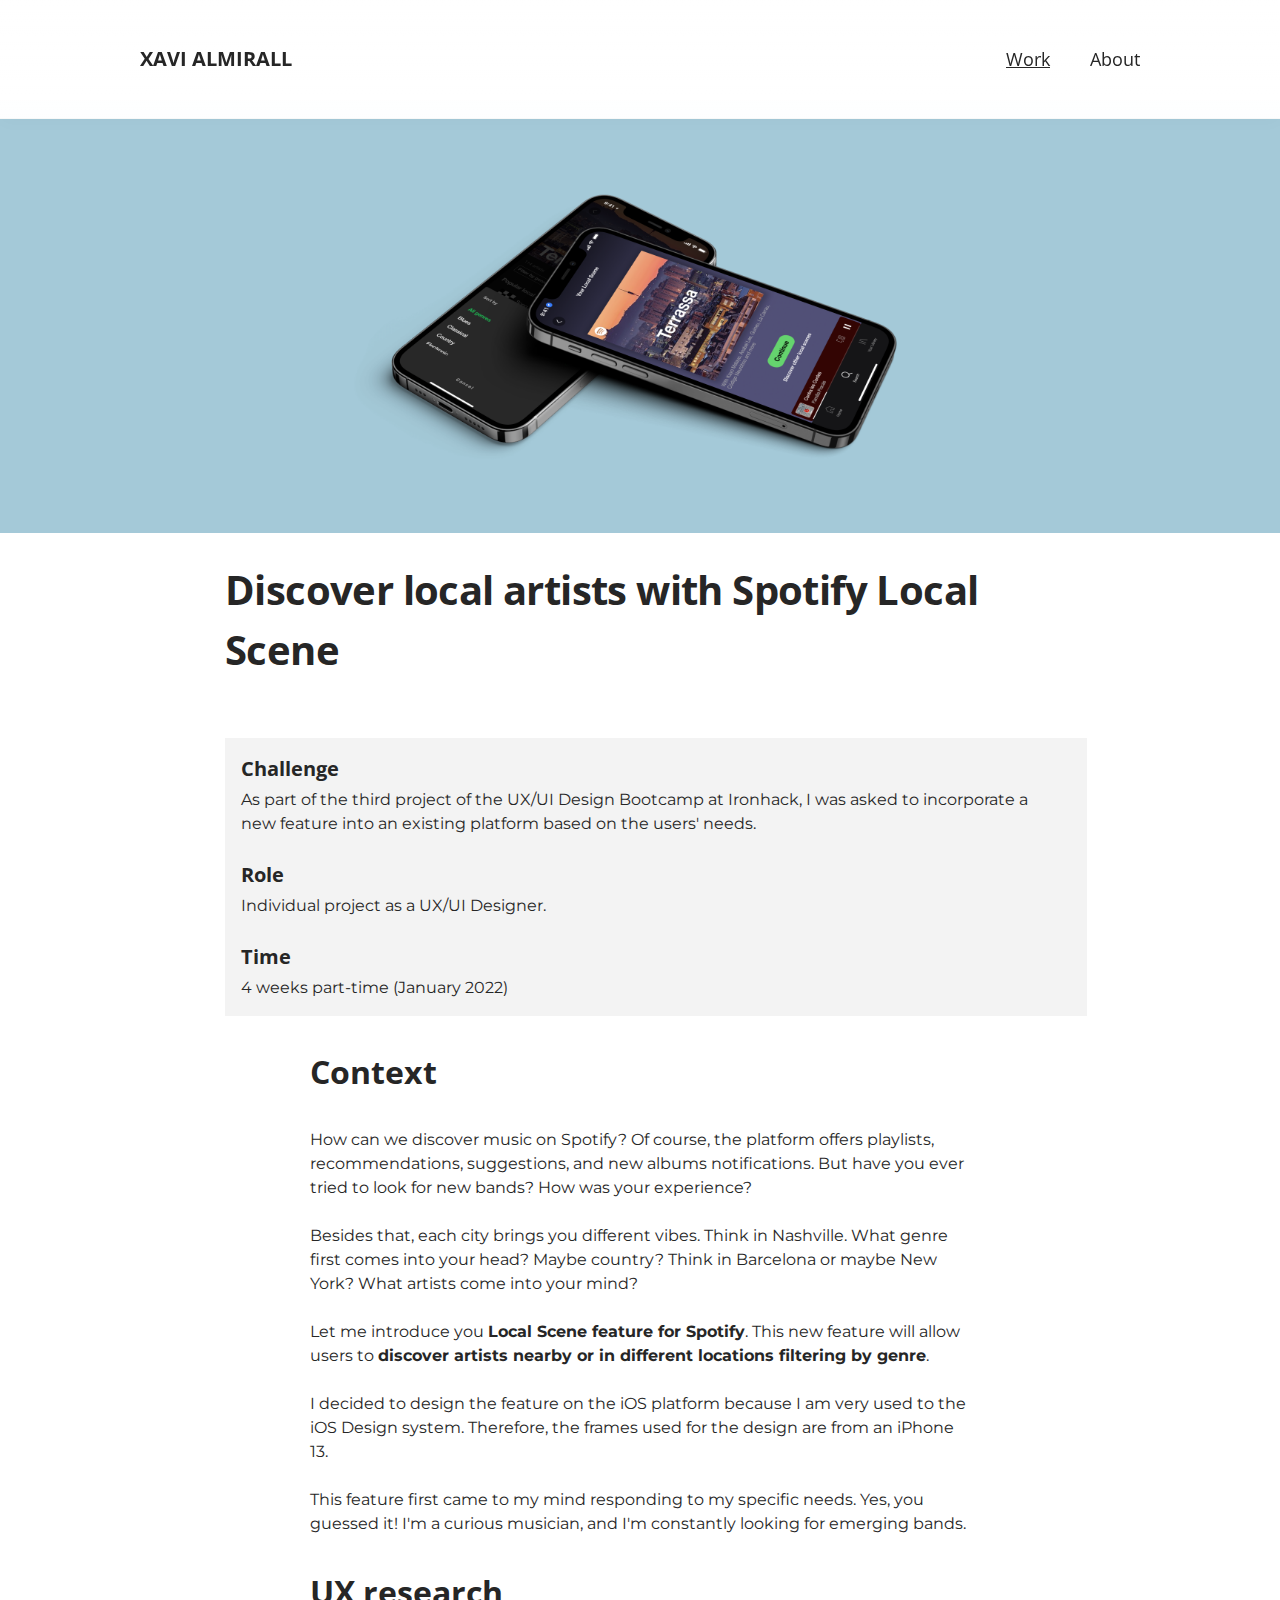
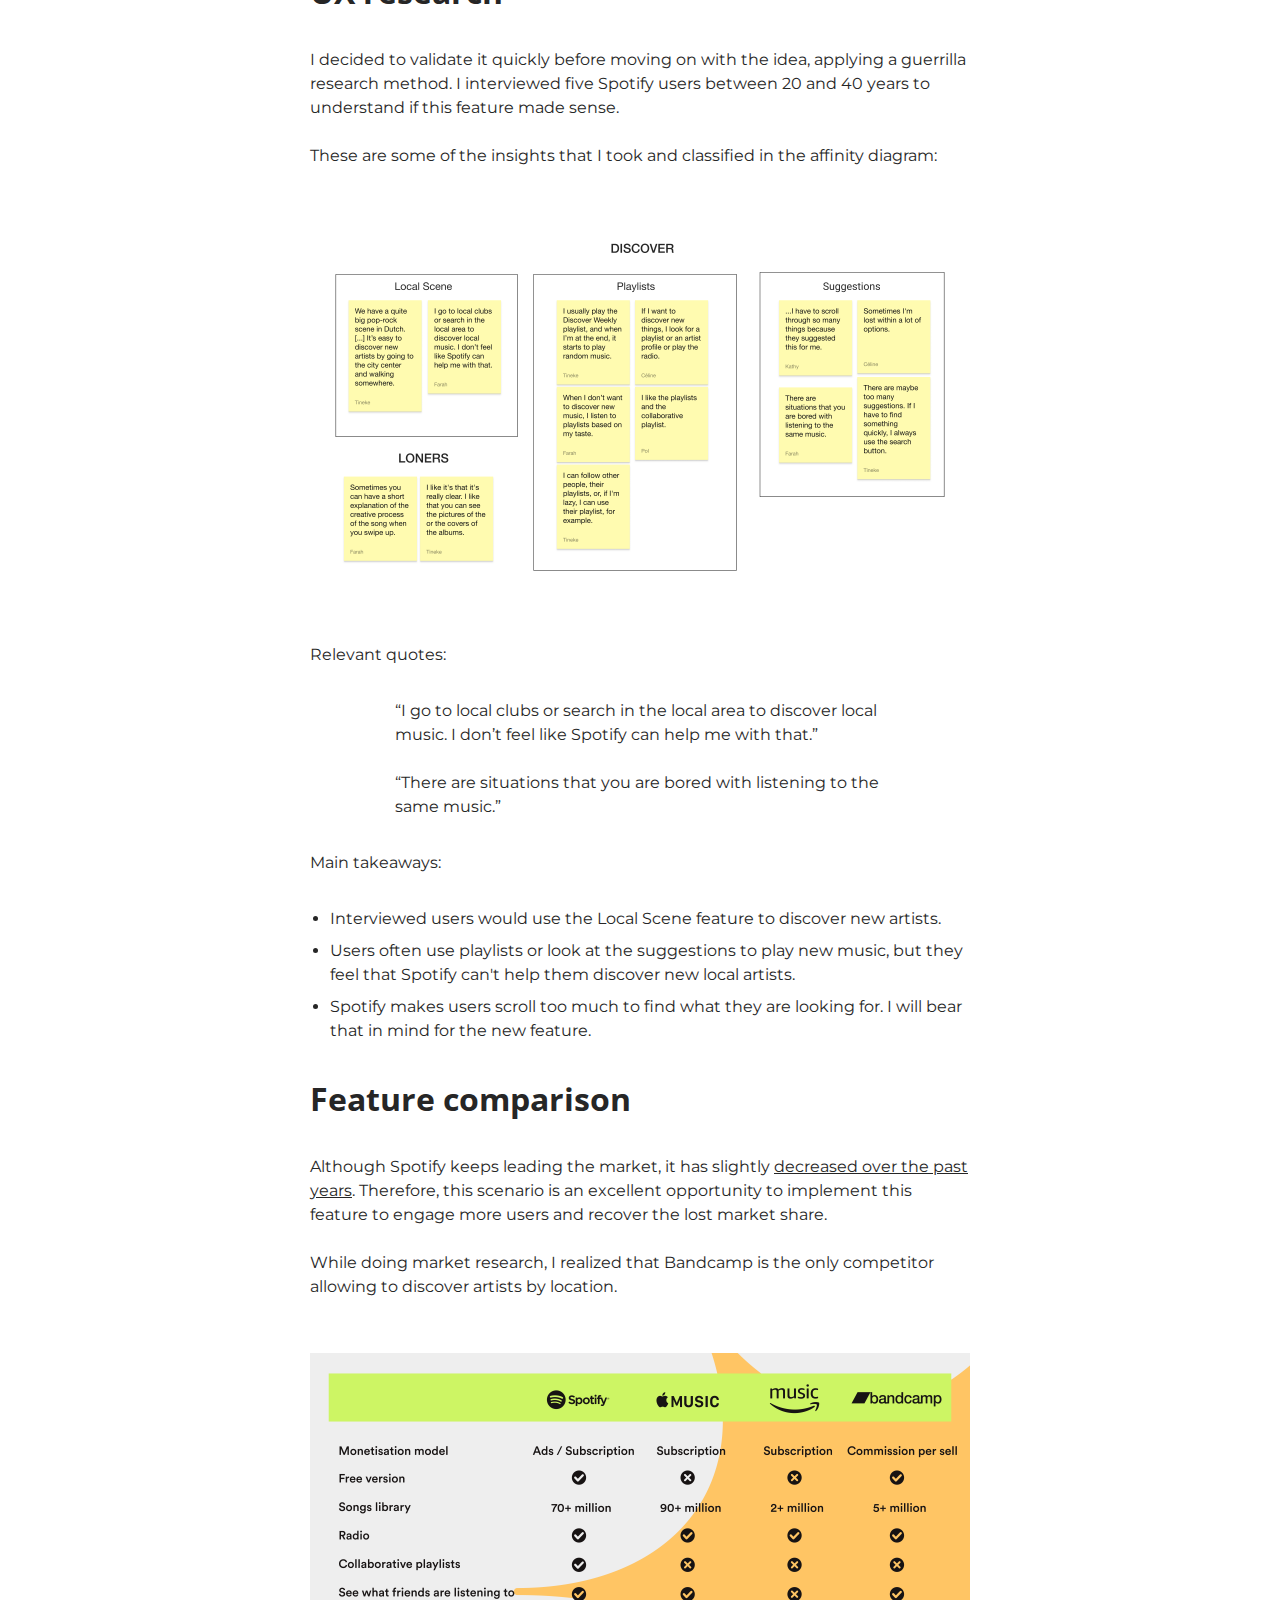
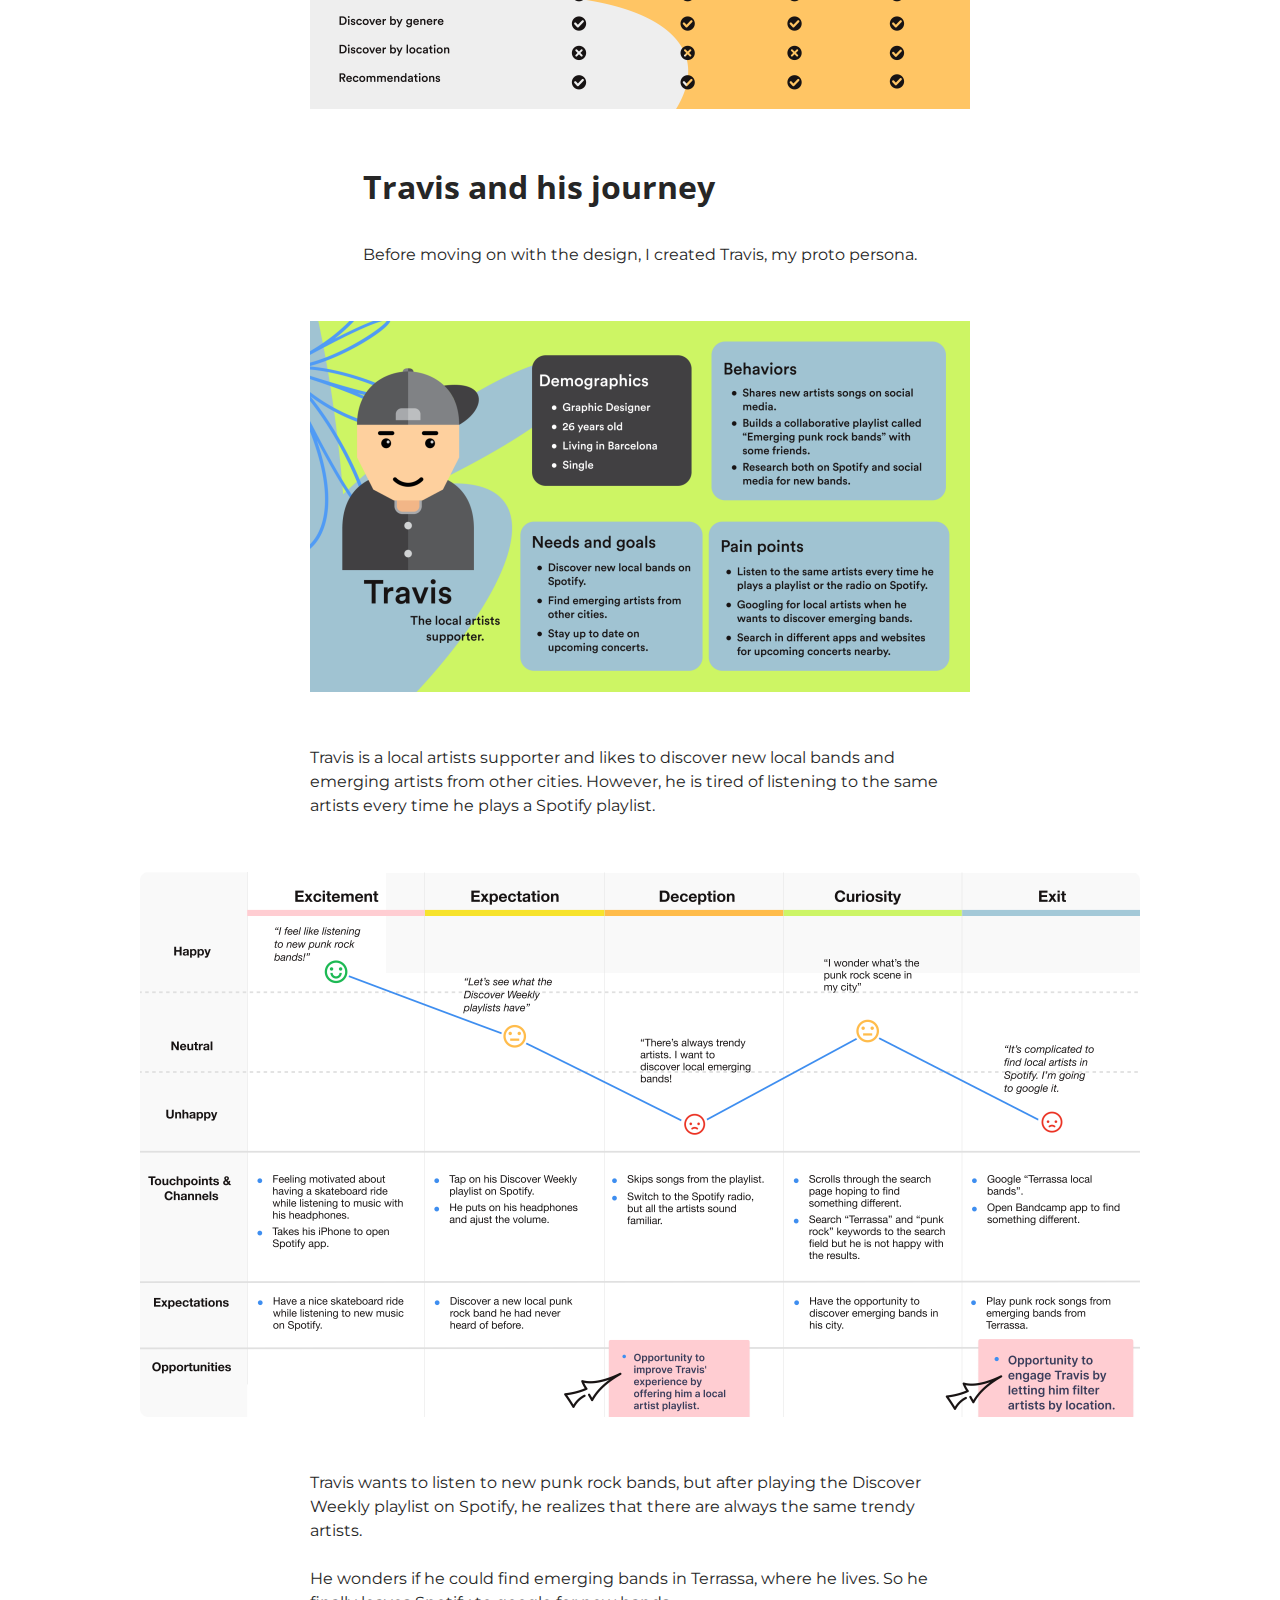
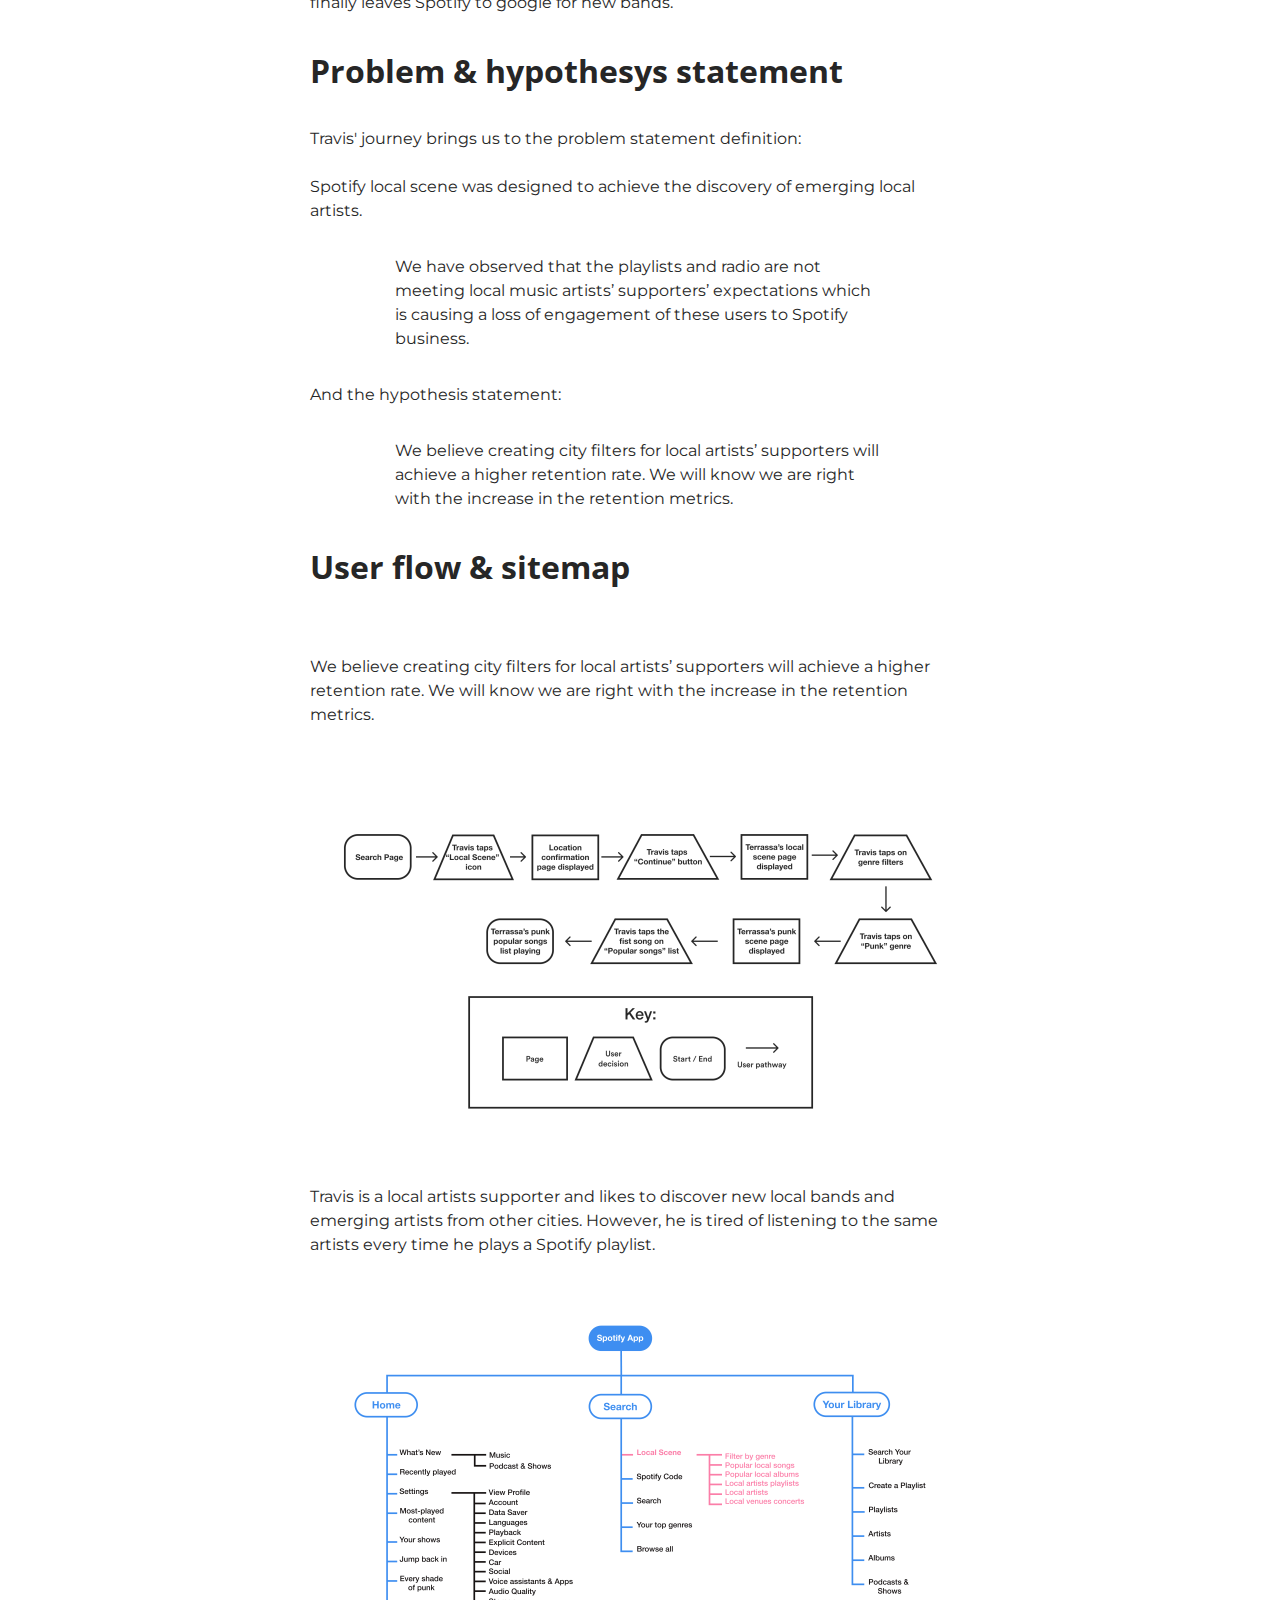
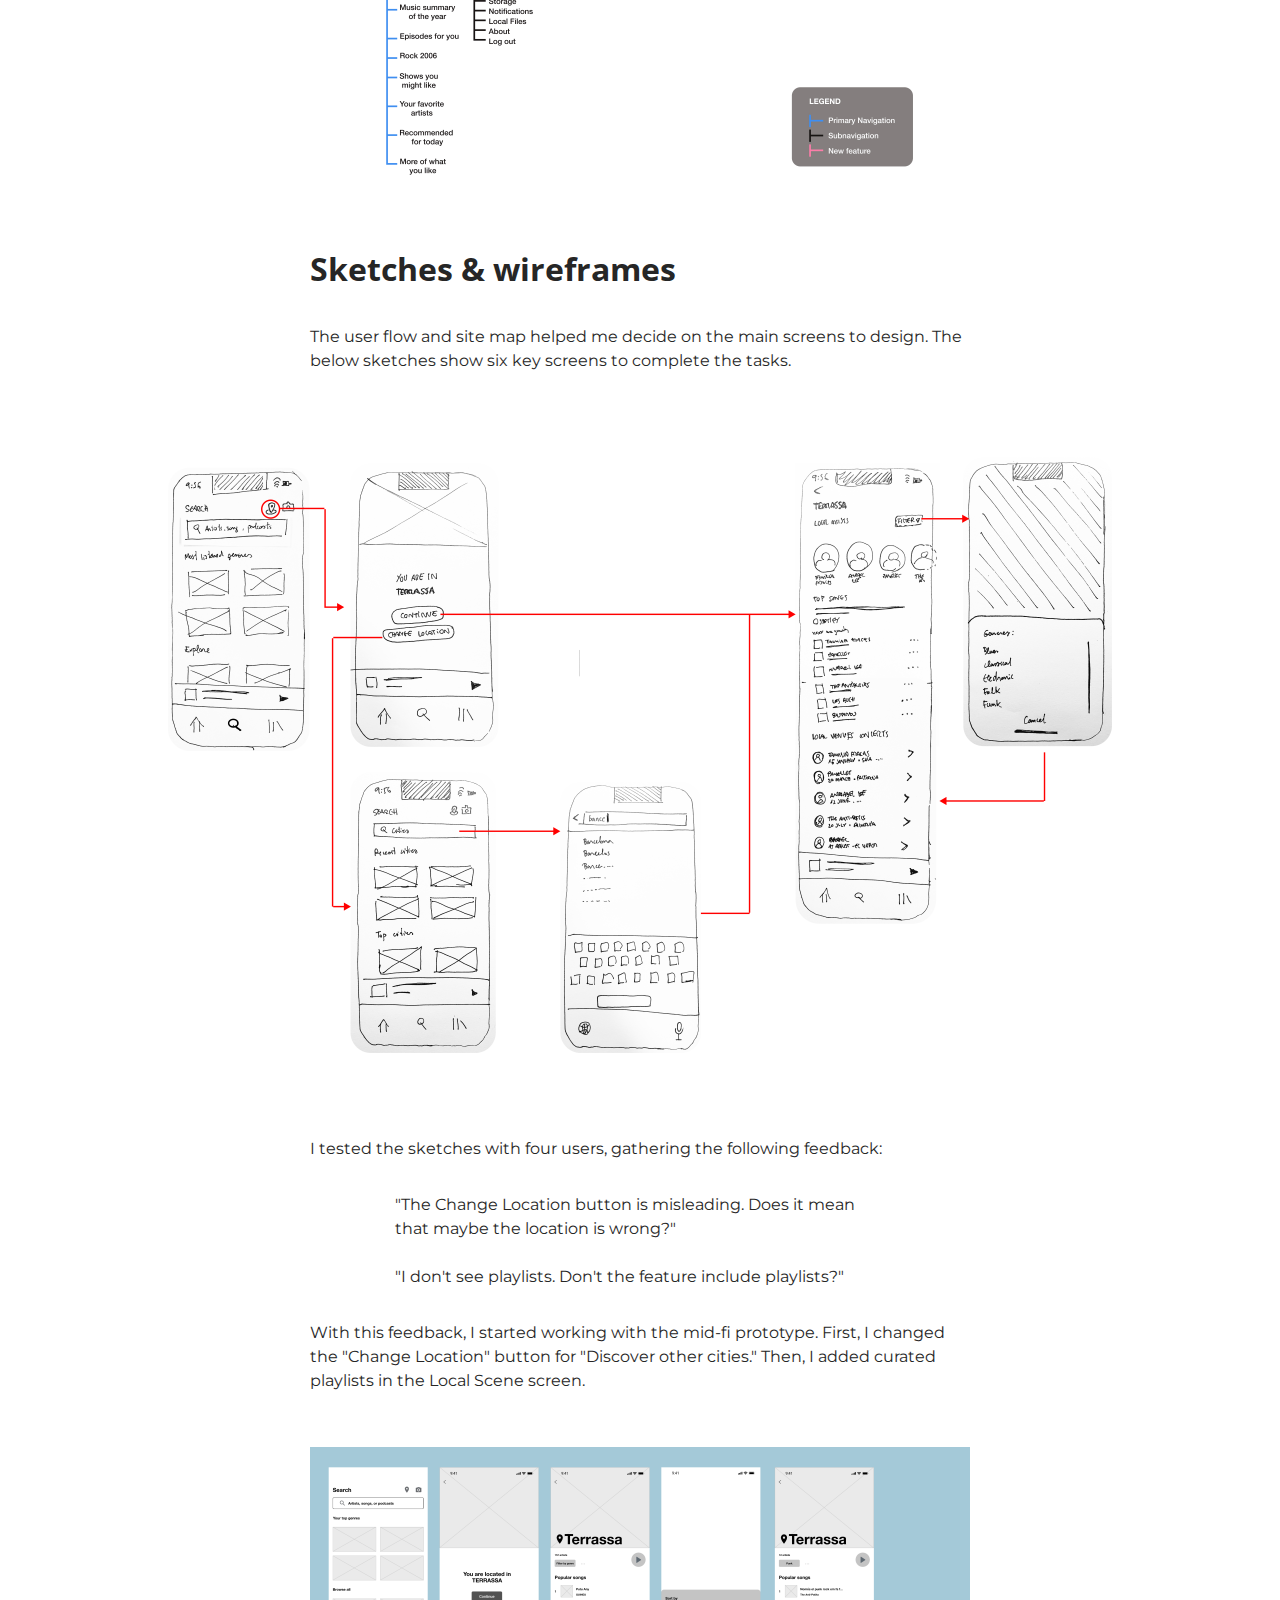
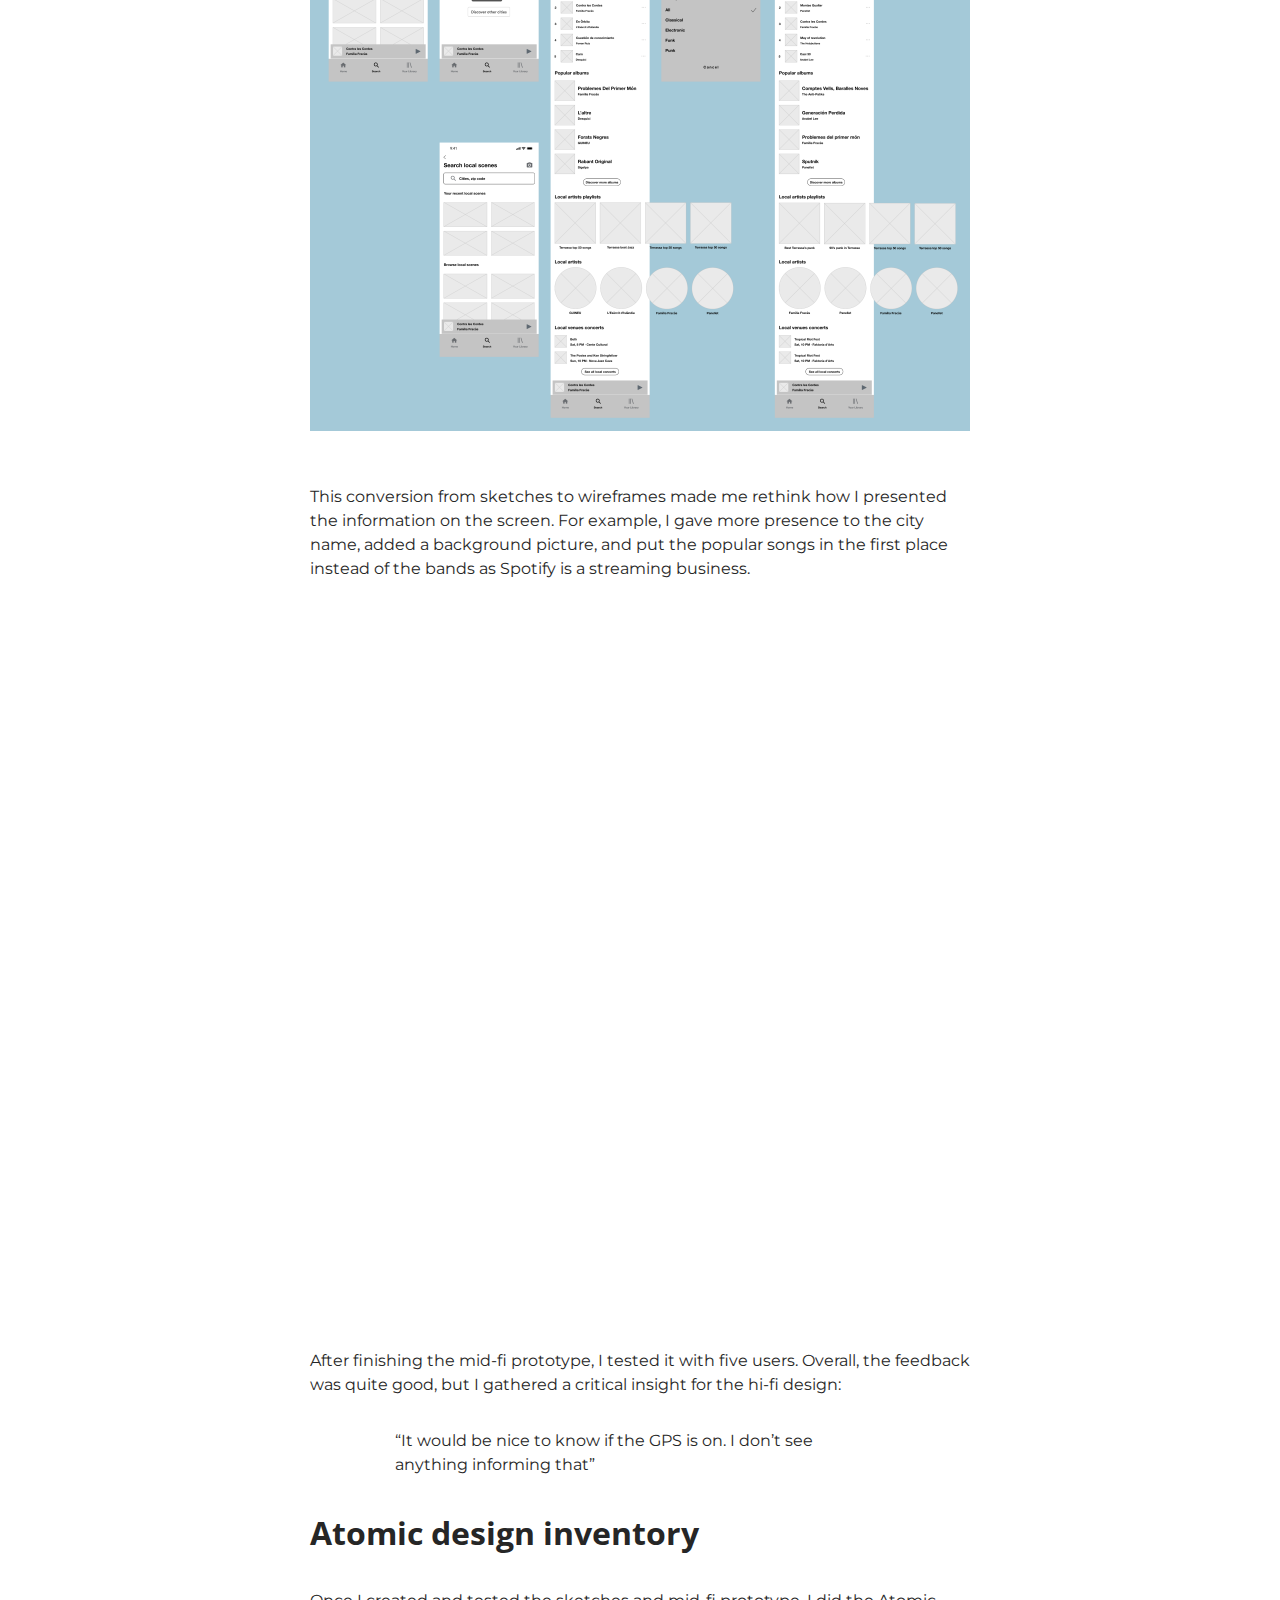
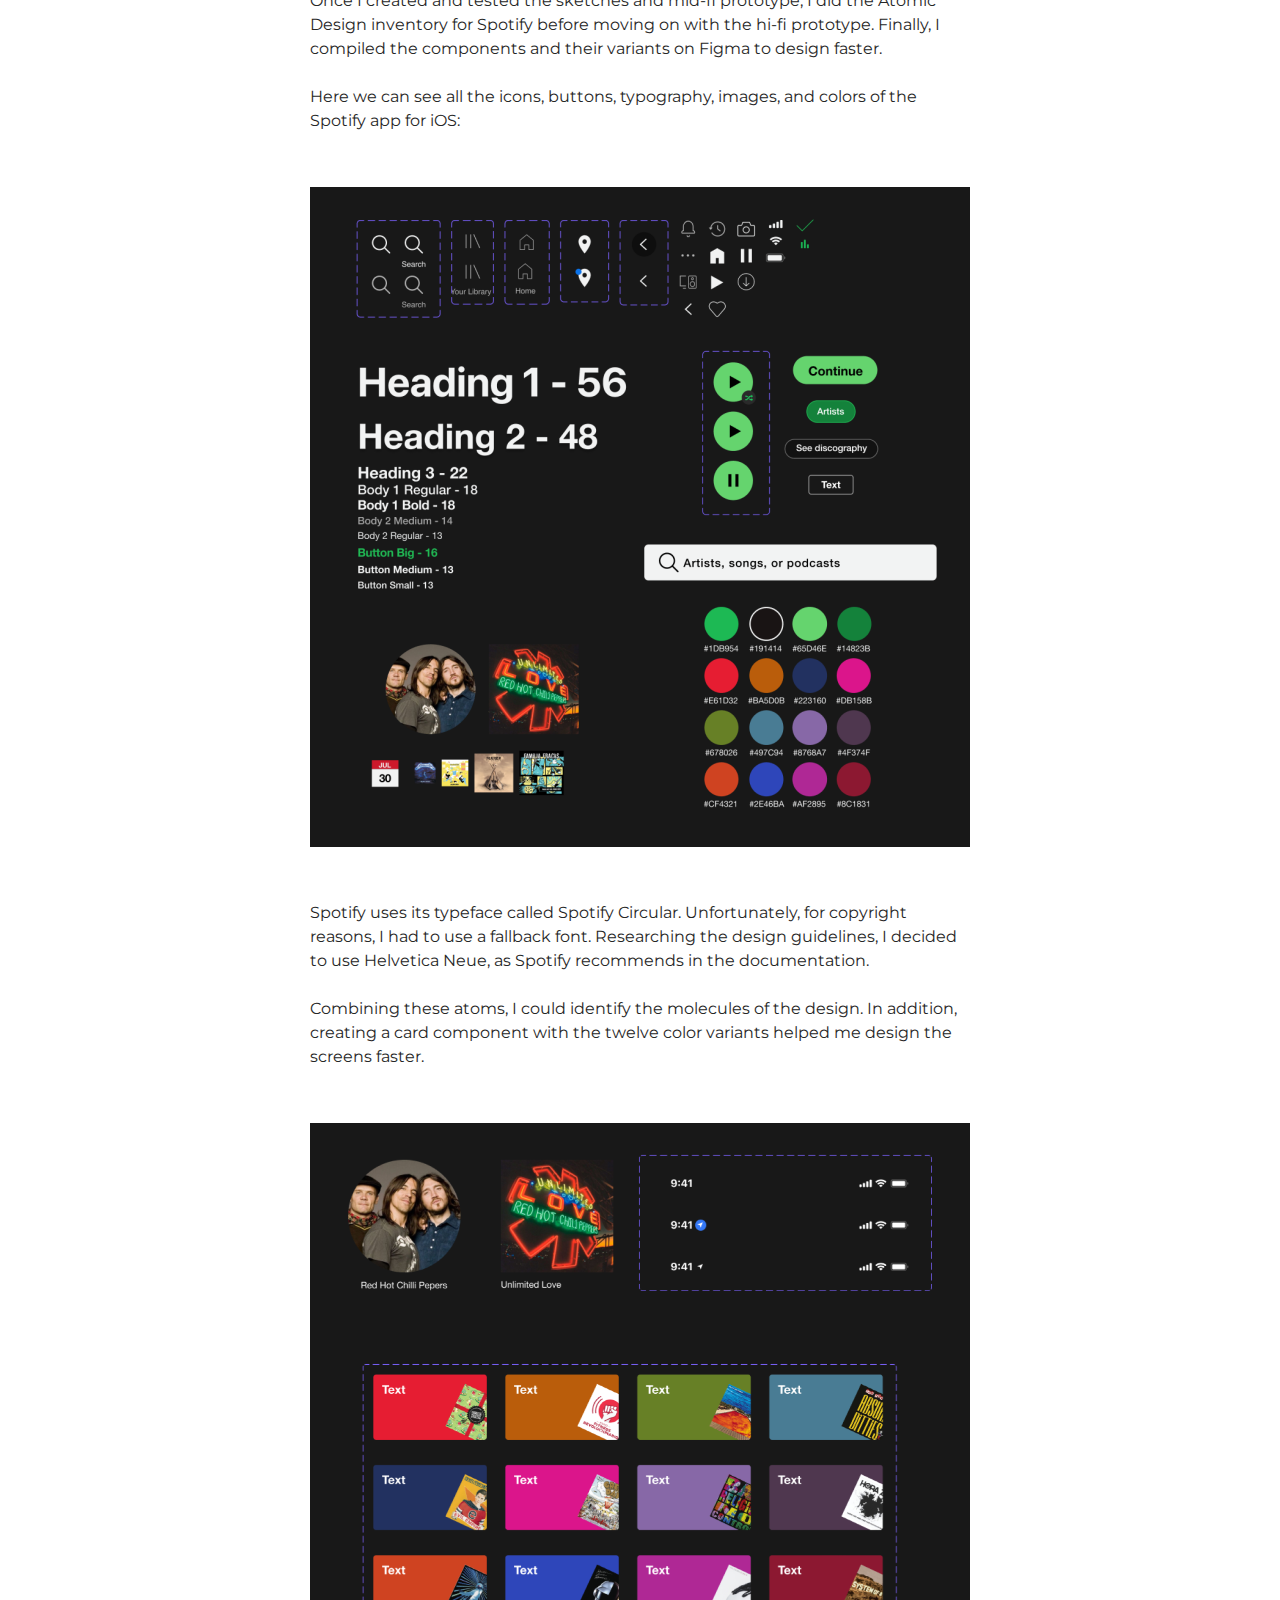
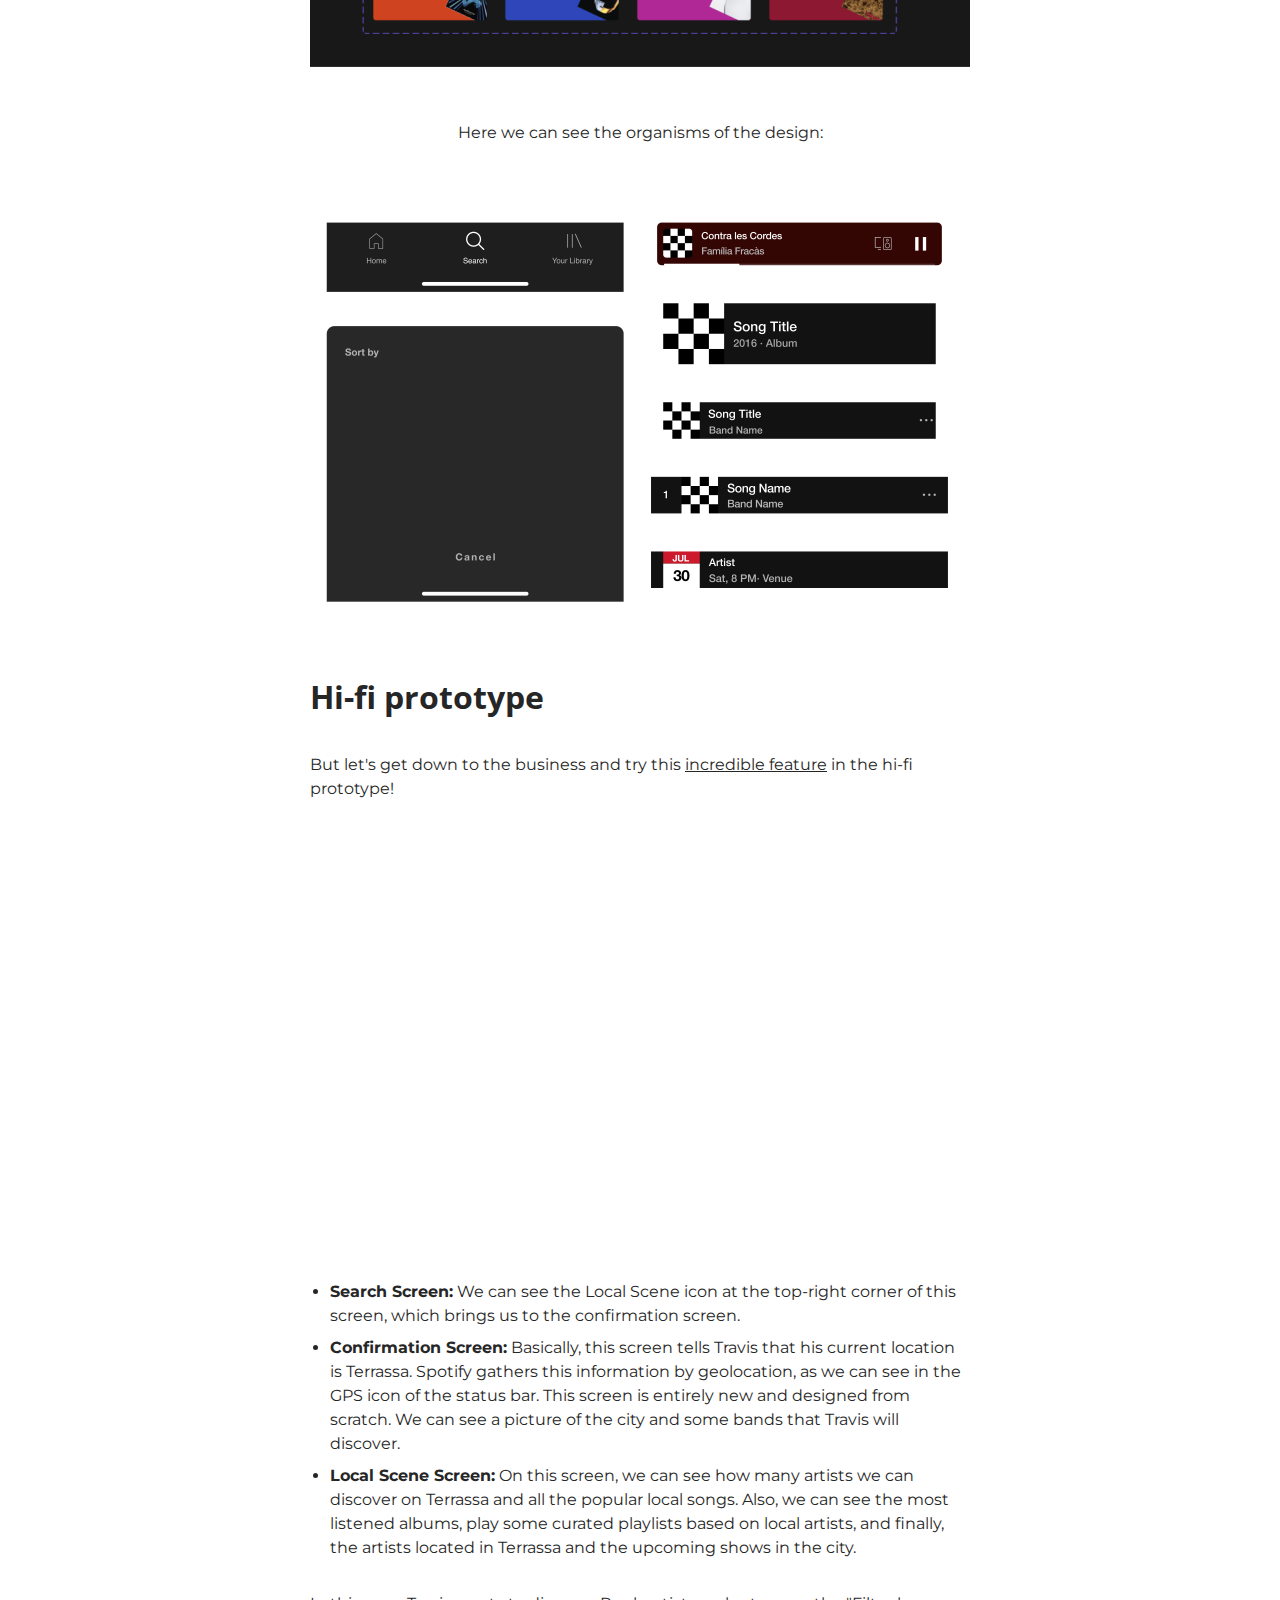
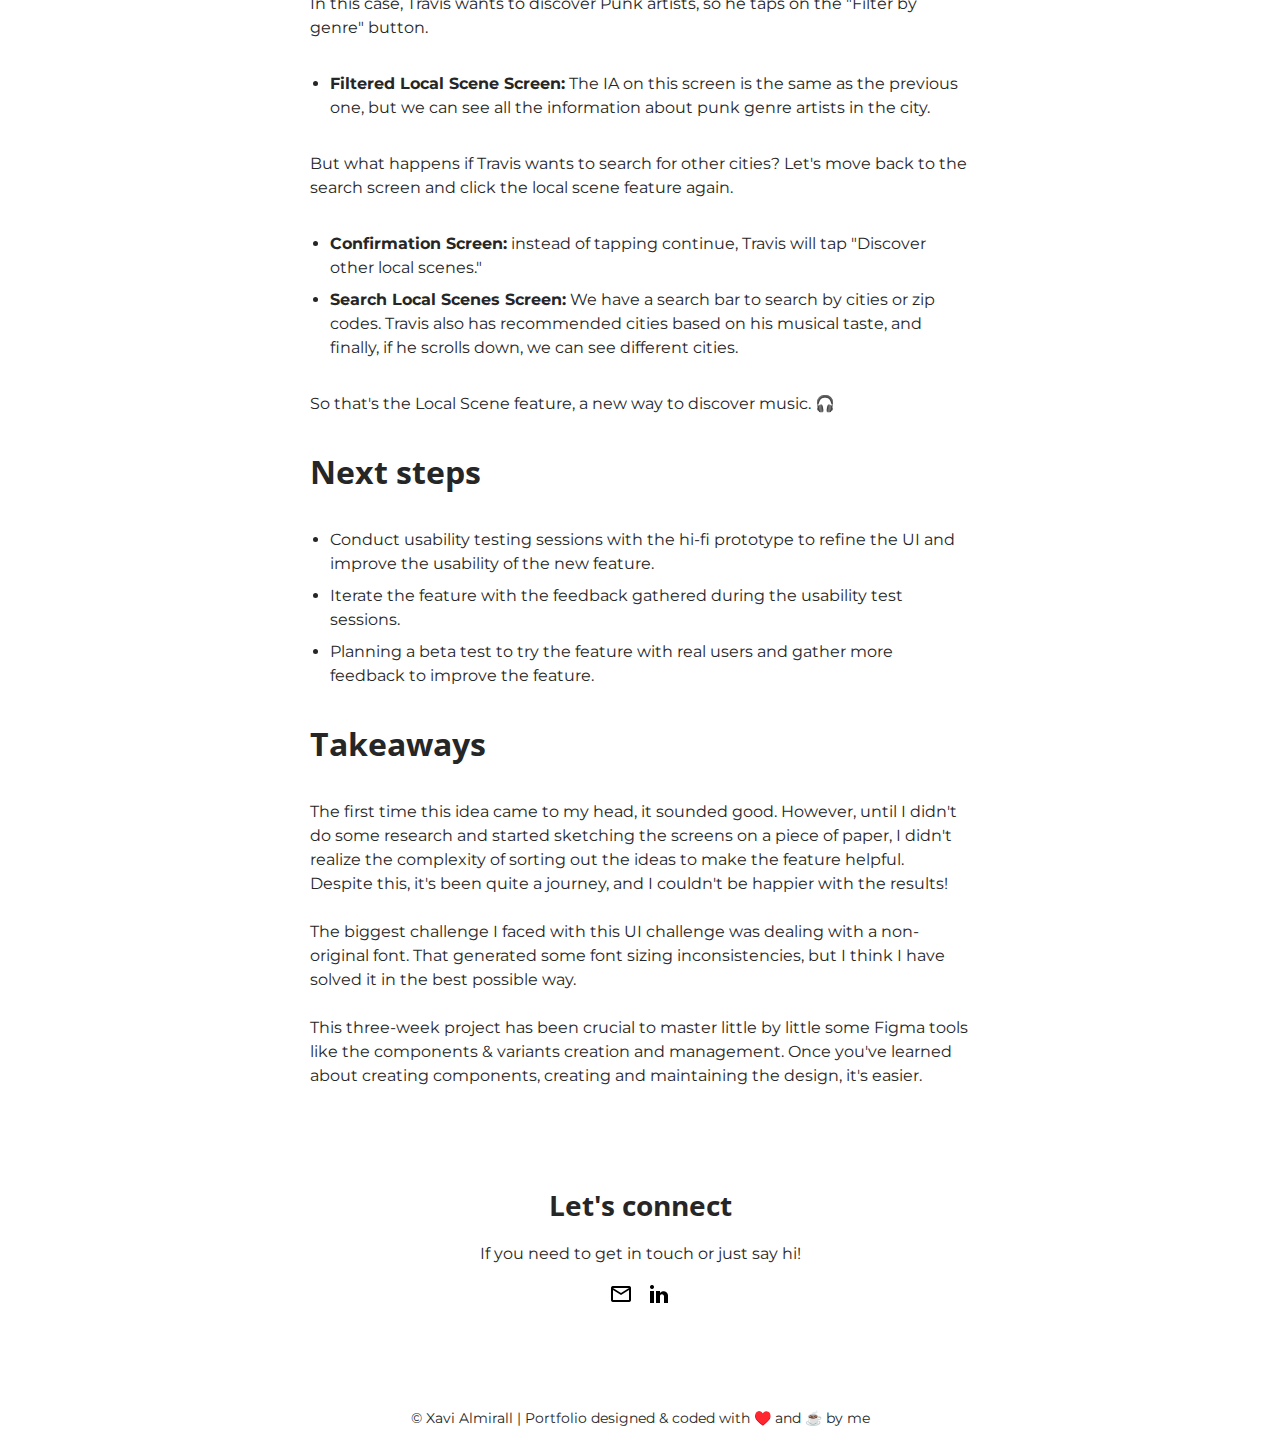
<file: localscene.html>
<!DOCTYPE html>
<html lang="en">
    <head>
        <meta charset="UTF-8">
        <meta http-equiv="Content-Language" content="en">
        <meta name="author" content="Xavi Almirall">
        <meta http-equiv="X-UA-Compatible" content="IE=edge">
        <meta name="viewport" content="width=device-width, initial-scale=1.0">
        <meta name="format-detection" content="telephone=no">
        <meta name="description" content="Creating digital products for memorable human experiences">
        <meta name="keywords" content="portfolio, design, UX design, UX/UI design, UX, UI, user experience, user interface">
        <title>Discover local artists with Spotify Local Scene - Xavi Almirall | UX/UI Designer</title>
        <link rel="icon" type="image/png" href="images/favicon.png" alt="Xavi Almirall Logo">
        <link rel="stylesheet" href="normalize.css">
        <link rel="stylesheet" href="style.css">
        <link rel="preconnect" href="https://fonts.googleapis.com" crossorigin>
        <!-- Google Tag Manager -->
        <script async src="https://www.googletagmanager.com/gtag/js?id=G-2HJ111216T"></script>
        <script>
            window.dataLayer = window.dataLayer || [];
            function gtag(){dataLayer.push(arguments);}
            gtag('js', new Date());
            gtag('config', 'G-2HJ111216T');
        </script>
    </head>
    <body>
        <header>
            <nav class="navbar">
                <span class="logo">
                    <a href="index.html"><h5>XAVI ALMIRALL</h5></a>
                </span>
                <ul>
                  <li><a href="index.html"><h6 class="active">Work</h6></a></li>
                  <li><a href="about.html"><h6>About</h6></a></li>
                </ul>
            </nav>
        </header>
        <div class="case-study-header">
            <img src="images/localscene/cover-localscene.png" alt="Spotify local scene feature mockup">
        </div>
        <span class="content-wrapper">
            <span class="case-block-l">
                <h1>Discover local artists with Spotify Local Scene</h1>
                <span class="case-box">
                    <div class="info-box">
                        <h5>Challenge</h5>
                        <p>As part of the third project of the UX/UI Design Bootcamp at Ironhack, I was asked to incorporate a new feature into an existing platform based on the users' needs.</p>
                    </div>
                    <div class="info-box">
                        <h5>Role</h5>
                        <p>Individual project as a UX/UI Designer.</p>
                    </div>
                    <div class="info-box">
                        <h5>Time</h5>
                        <p>4 weeks part-time (January 2022)</p>
                    </div>
                </span>
                <h2 class="case-block-m">Context</h2>
                <p class="case-block-m">
                    How can we discover music on Spotify? Of course, the platform offers playlists, recommendations, suggestions, and new albums notifications. But have you ever tried to look for new bands? How was your experience?
                    <br><br>Besides that, each city brings you different vibes. Think in Nashville. What genre first comes into your head? Maybe country? Think in Barcelona or maybe New York? What artists come into your mind?
                    <br><br>Let me introduce you <b>Local Scene feature for Spotify</b>. This new feature will allow users to <b>discover artists nearby or in different locations filtering by genre</b>.
                    <br><br>I decided to design the feature on the iOS platform because I am very used to the iOS Design system. Therefore, the frames used for the design are from an iPhone 13.
                    <br><br>This feature first came to my mind responding to my specific needs. Yes, you guessed it! I'm a curious musician, and I'm constantly looking for emerging bands.
                </p>
                <h2 class="case-block-m">UX research</h2>
                <p class="case-block-m">
                    I decided to validate it quickly before moving on with the idea, applying a guerrilla research method. I interviewed five Spotify users between 20 and 40 years to understand if this feature made sense.
                    <br><br>These are some of the insights that I took and classified in the affinity diagram:
                </p>
            </span>
            <div class="case-image-m case-block-m">
                <img src="images/localscene/affinity-localscene.png" alt="Affinity diagram">
            </div>
            <span class="case-block-l">
                <p class="case-block-m">
                    Relevant quotes:
                </p>
                <p class="case-block-s">
                    “I go to local clubs or search in the local area to discover local music. I don’t feel like Spotify can help me with that.”
                    <br><br>“There are situations that you are bored with listening to the same music.”
                </p>
                <p class="case-block-m">
                    Main takeaways:
                </p>
                <ul class="case-block-m">
                    <li>Interviewed users would use the Local Scene feature to discover new artists.</li>
                    <li>Users often use playlists or look at the suggestions to play new music, but they feel that Spotify can't help them discover new local artists.</li>
                    <li>Spotify makes users scroll too much to find what they are looking for. I will bear that in mind for the new feature.</li>
                </ul>
                <h2 class="case-block-m">Feature comparison</h2>
                <p class="case-block-m">
                    Although Spotify keeps leading the market, it has slightly <a href="https://backlinko.com/spotify-users" target="_blank">decreased over the past years</a>. Therefore, this scenario is an excellent opportunity to implement this feature to engage more users and recover the lost market share.
                    <br><br>While doing market research, I realized that Bandcamp is the only competitor allowing to discover artists by location.
                </p>
            </span>
            <div class="case-image-m case-block-m">
                <img src="images/localscene/features-localscene.png" alt="Affinity diagram">
            </div>
            <span class="case-block-l">
                <h2 class="case-block-m">Travis and his journey</h2>
                <p class="case-block-m">
                    Before moving on with the design, I created Travis, my proto persona.
                </p>
            </span>
            <div class="case-image-m case-block-m">
                <img src="images/localscene/persona-localscene.png" alt="Affinity diagram">
            </div>
            <span class="case-block-l">
                <p class="case-block-m">
                    Travis is a local artists supporter and likes to discover new local bands and emerging artists from other cities. However, he is tired of listening to the same artists every time he plays a Spotify playlist.
                </p>
            </span>
            <div class="case-image-xl case-block-xl">
                <img src="images/localscene/journey-localscene.png" alt="Affinity diagram">
            </div>
            <span class="case-block-l">
                <p class="case-block-m">
                    Travis wants to listen to new punk rock bands, but after playing the Discover Weekly playlist on Spotify, he realizes that there are always the same trendy artists.
                    <br><br>He wonders if he could find emerging bands in Terrassa, where he lives. So he finally leaves Spotify to google for new bands.
                </p>
                <h2 class="case-block-m">Problem & hypothesys statement</h2>
                <p class="case-block-m">
                    Travis' journey brings us to the problem statement definition:
                    <br><br>Spotify local scene was designed to achieve the discovery of emerging local artists.
                </p>
                <p class="case-block-s">
                    We have observed that the playlists and radio are not meeting local music artists’ supporters’ expectations which is causing a loss of engagement of these users to Spotify business.
                </p>
                <p class="case-block-m">
                    And the hypothesis statement:
                </p>
                <p class="case-block-s">
                    We believe creating city filters for local artists’ supporters will achieve a higher retention rate. We will know we are right with the increase in the retention metrics.
                </p>
                <h2 class="case-block-m">User flow & sitemap</h2>
                <p class="case-block-m">
                    <p class="case-block-m">
                        We believe creating city filters for local artists’ supporters will achieve a higher retention rate. We will know we are right with the increase in the retention metrics.
                    </p>
                </p>
            </span>
            <div class="case-image-m case-block-m">
                <img src="images/localscene/userflow-localscene.png" alt="User flow">
            </div>
            <span class="case-block-l">
                <p class="case-block-m">
                    Travis is a local artists supporter and likes to discover new local bands and emerging artists from other cities. However, he is tired of listening to the same artists every time he plays a Spotify playlist.
                </p>
            </span>
            <div class="case-image-m case-block-m">
                <img src="images/localscene/sitemap-localscene.jpg" alt="User flow">
            </div>
            <span class="case-block-l">
                <h2 class="case-block-m">Sketches & wireframes</h2>
                <p class="case-block-m">
                    The user flow and site map helped me decide on the main screens to design. The below sketches show six key screens to complete the tasks.
                </p>
            </span>
            <div class="case-image-xl case-block-xl">
                <img src="images/localscene/sketches-localscene.png" alt="Sketches">
            </div>
            <span class="case-block-l">
                <p class="case-block-m">
                    I tested the sketches with four users, gathering the following feedback:
                </p>
                <p class="case-block-s">
                    "The Change Location button is misleading. Does it mean that maybe the location is wrong?"
                    <br><br>"I don't see playlists. Don't the feature include playlists?"
                </p>
                <p class="case-block-m">
                    With this feedback, I started working with the mid-fi prototype. First, I changed the "Change Location" button for "Discover other cities." Then, I added curated playlists in the Local Scene screen.
                </p>
            </span>
            <div class="case-image-m case-block-m">
                <img src="images/localscene/wireframes-localscene.png" alt="Wireframes">
            </div>
            <span class="case-block-l">
                <p class="case-block-m">
                    This conversion from sketches to wireframes made me rethink how I presented the information on the screen. For example, I gave more presence to the city name, added a background picture, and put the popular songs in the first place instead of the bands as Spotify is a streaming business.
                </p>
            </span>
            <iframe 
                src="https://giphy.com/embed/W8hKXkriFZbZusE9sv" 
                width="660" 
                height="660" 
                frameBorder="0" 
                class="giphy-embed" 
                allowFullScreen>
            </iframe>
            <span class="case-block-l">
                <p class="case-block-m">
                    After finishing the mid-fi prototype, I tested it with five users. Overall, the feedback was quite good, but I gathered a critical insight for the hi-fi design:
                </p>
                <p class="case-block-s">
                    “It would be nice to know if the GPS is on. I don’t see anything informing that”
                </p>
                <h2 class="case-block-m">Atomic design inventory</h2>
                <p class="case-block-m">
                    Once I created and tested the sketches and mid-fi prototype, I did the Atomic Design inventory for Spotify before moving on with the hi-fi prototype. Finally, I compiled the components and their variants on Figma to design faster.
                    <br><br>Here we can see all the icons, buttons, typography, images, and colors of the Spotify app for iOS:
                </p>
            </span>
            <div class="case-image-m case-block-m">
                <img src="images/localscene/atoms-localscene.png" alt="Wireframes">
            </div>
            <span class="case-block-l">
                <p class="case-block-m">
                    Spotify uses its typeface called Spotify Circular. Unfortunately, for copyright reasons, I had to use a fallback font. Researching the design guidelines, I decided to use Helvetica Neue, as Spotify recommends in the documentation.
                    <br><br>Combining these atoms, I could identify the molecules of the design. In addition, creating a card component with the twelve color variants helped me design the screens faster.
                </p>
            </span>
            <div class="case-image-m case-block-m">
                <img src="images/localscene/molecules-localscene.png" alt="Wireframes">
            </div>
            <span class="case-block-l">
                <p class="case-block-m">
                    Here we can see the organisms of the design:
                </p>
            </span>
            <div class="case-image-m case-block-m">
                <img src="images/localscene/organisms-localscene.png" alt="Wireframes">
            </div>
            <span class="case-block-l">
                <h2 class="case-block-m">Hi-fi prototype</h2>
                <p class="case-block-m">
                    But let's get down to the business and try this <a href="https://www.figma.com/proto/XBJyDSXQ23Hg9IlzOJ95pj/P3%3A-Add-A-Feature---Xavi?node-id=1690%3A1721&scaling=scale-down&page-id=2%3A4134&starting-point-node-id=1609%3A974" target="_blank">incredible feature</a> in the hi-fi prototype!
                </p>
            </span>
            <iframe 
                width="660" 
                height="371" 
                src="https://www.youtube.com/embed/tATb12pae7s?controls=0" 
                title="YouTube video player" 
                frameborder="0" 
                allow="accelerometer; autoplay; clipboard-write; encrypted-media; gyroscope; picture-in-picture; web-share" 
                allowfullscreen>
            </iframe>
            <span class="case-block-l">
                <ul class="case-block-m">
                    <li><b>Search Screen:</b> We can see the Local Scene icon at the top-right corner of this screen, which brings us to the confirmation screen.</li>
                    <li><b>Confirmation Screen:</b> Basically, this screen tells Travis that his current location is Terrassa. Spotify gathers this information by geolocation, as we can see in the GPS icon of the status bar. This screen is entirely new and designed from scratch. We can see a picture of the city and some bands that Travis will discover.</li>
                    <li><b>Local Scene Screen:</b> On this screen, we can see how many artists we can discover on Terrassa and all the popular local songs. Also, we can see the most listened albums, play some curated playlists based on local artists, and finally, the artists located in Terrassa and the upcoming shows in the city.</li>
                </ul>
                <p class="case-block-m">
                    In this case, Travis wants to discover Punk artists, so he taps on the "Filter by genre" button.
                </p>
                <ul class="case-block-m">
                    <li><b>Filtered Local Scene Screen:</b> The IA on this screen is the same as the previous one, but we can see all the information about punk genre artists in the city.</li>
                </ul>
                <p class="case-block-m">
                    But what happens if Travis wants to search for other cities? Let's move back to the search screen and click the local scene feature again.
                </p>
                <ul class="case-block-m">
                    <li><b>Confirmation Screen:</b> instead of tapping continue, Travis will tap "Discover other local scenes."</li>
                    <li><b>Search Local Scenes Screen:</b> We have a search bar to search by cities or zip codes. Travis also has recommended cities based on his musical taste, and finally, if he scrolls down, we can see different cities.</li>
                </ul>
                <p class="case-block-m">
                    So that's the Local Scene feature, a new way to discover music. 🎧
                </p>
                <h2 class="case-block-m">Next steps</h2>
                <ul class="case-block-m">
                    <li>Conduct usability testing sessions with the hi-fi prototype to refine the UI and improve the usability of the new feature.</li>
                    <li>Iterate the feature with the feedback gathered during the usability test sessions.</li>
                    <li>Planning a beta test to try the feature with real users and gather more feedback to improve the feature.</li>
                </ul>
                <h2 class="case-block-m">Takeaways</h2>
                <p class="case-block-m">
                    The first time this idea came to my head, it sounded good. However, until I didn't do some research and started sketching the screens on a piece of paper, I didn't realize the complexity of sorting out the ideas to make the feature helpful. Despite this, it's been quite a journey, and I couldn't be happier with the results!
                    <br><br>The biggest challenge I faced with this UI challenge was dealing with a non-original font. That generated some font sizing inconsistencies, but I think I have solved it in the best possible way.
                    <br><br>This three-week project has been crucial to master little by little some Figma tools like the components & variants creation and management. Once you've learned about creating components, creating and maintaining the design, it's easier.
                </p>
            </span>
        </span>
        <section class="contact">
            <h3>Let's connect</h3>
            <p>If you need to get in touch or just say hi!</p>
            <div class="social">
                <a href="mailto:xaalna@gmail.com"><img src="images/mail.png" alt=""></a>
                <a href="https://www.linkedin.com/in/xavialmirall/" target="_blank"><img src="images/linkedin.png" alt="LinkedIn"></a>
            </div>
        </section>
        <footer>
            <p>© Xavi Almirall | Portfolio designed & coded with ♥️ and ☕️ by me</p>
        </footer>
        <button id="back-to-top-btn">&#8593; Scroll to top</button>
        <script src="script.js"></script>
    </body>
</html>
</file>
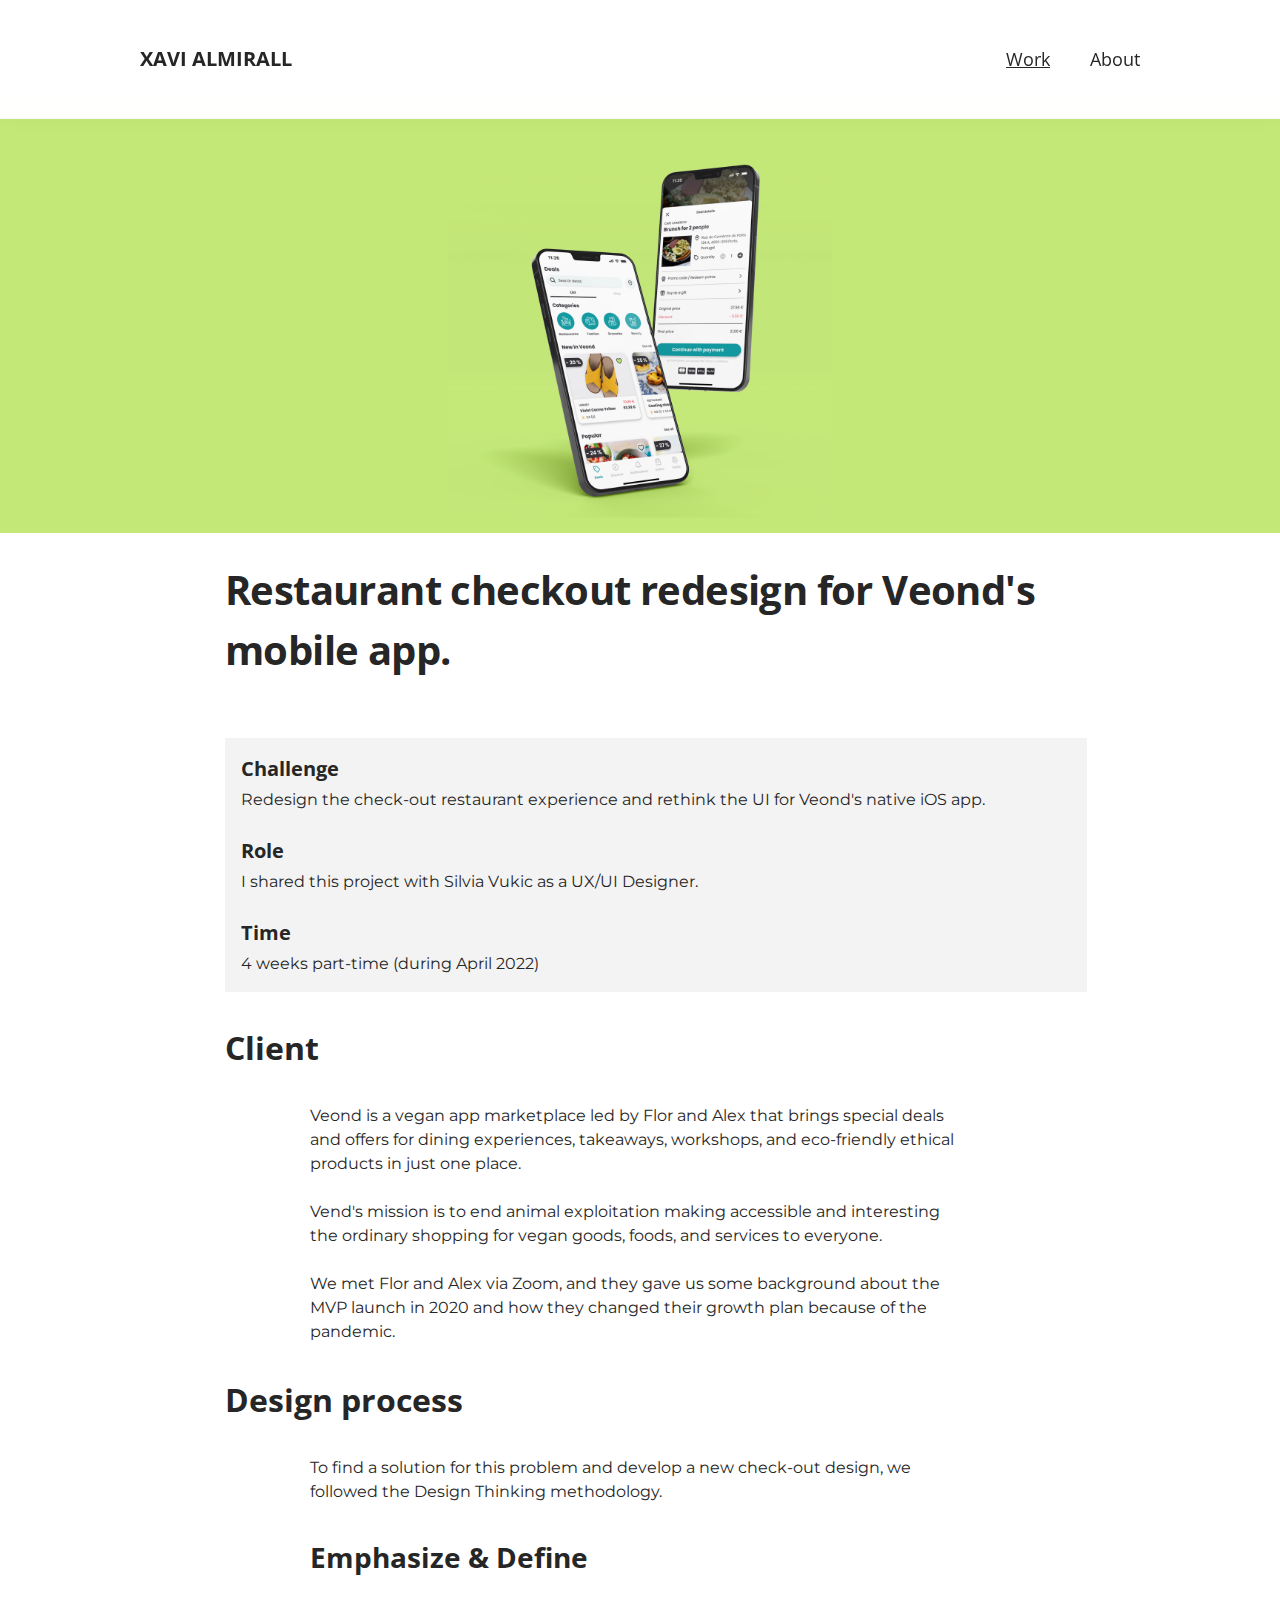
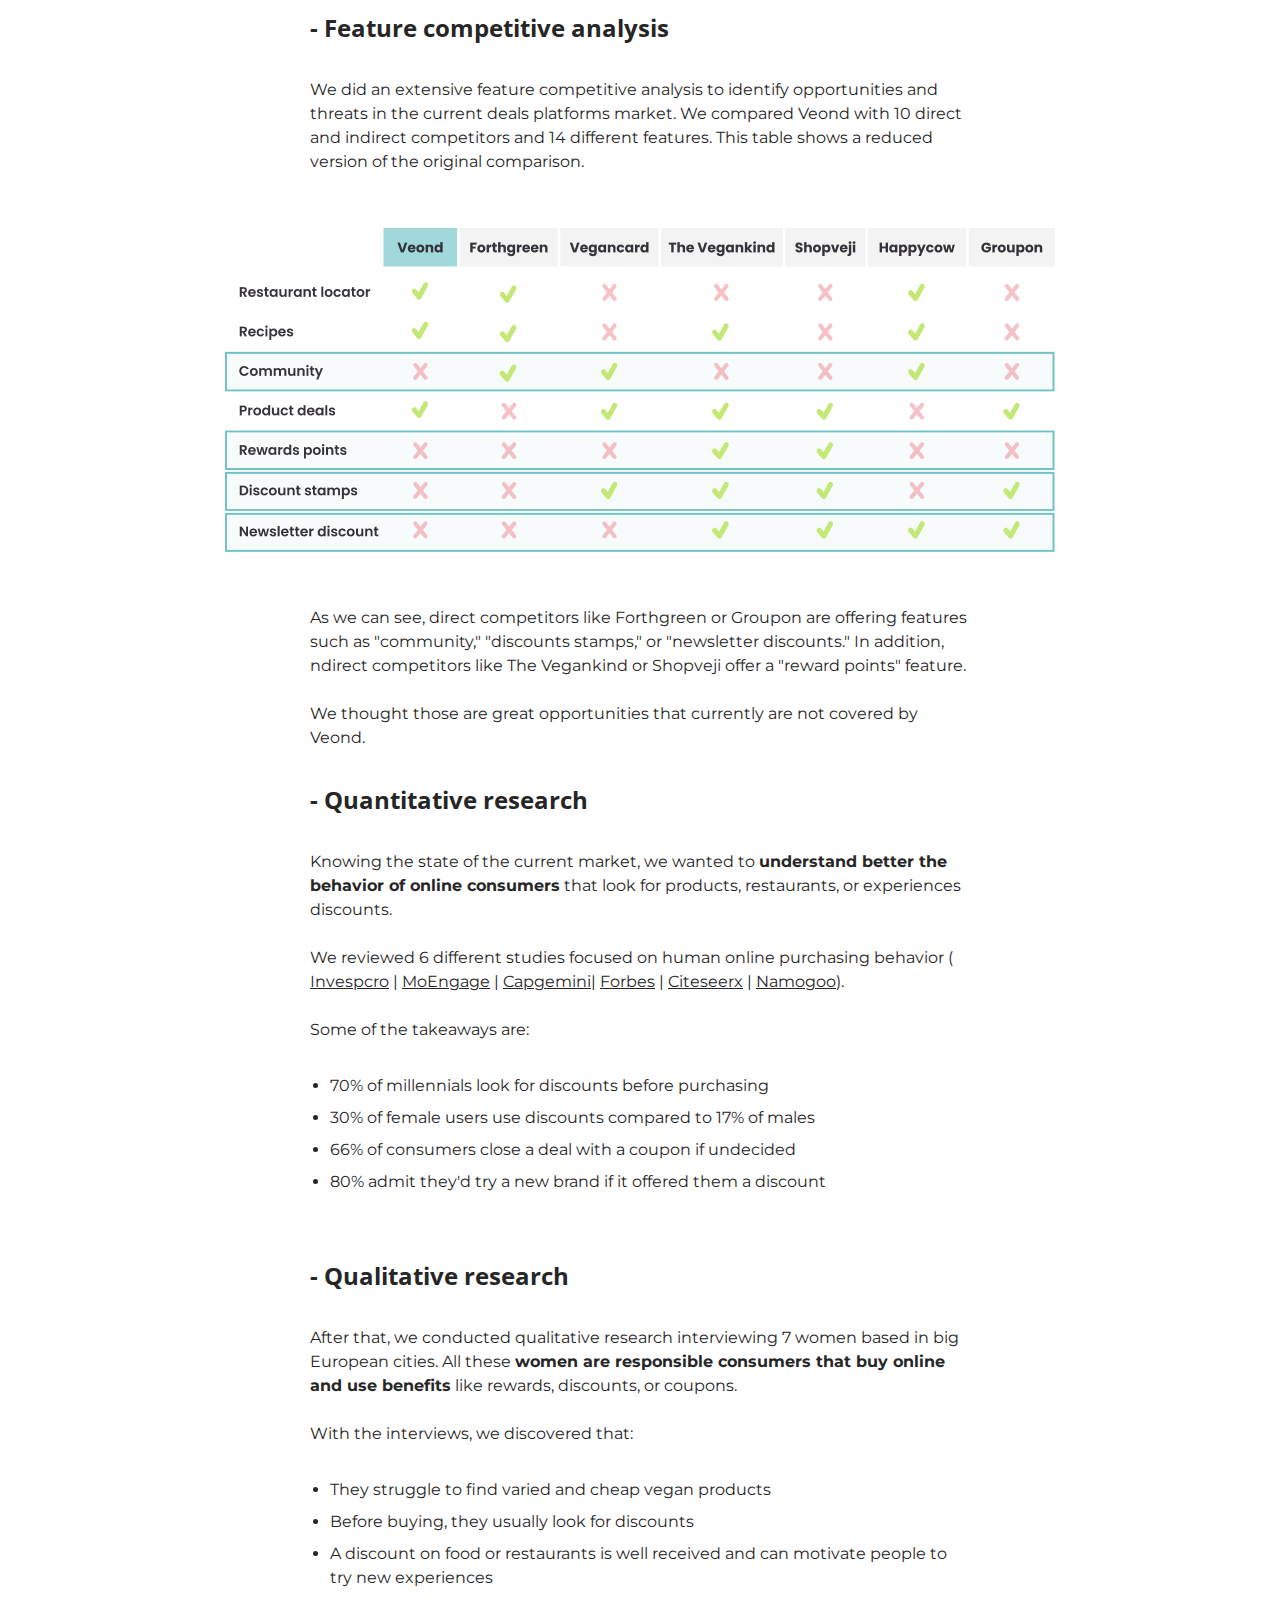
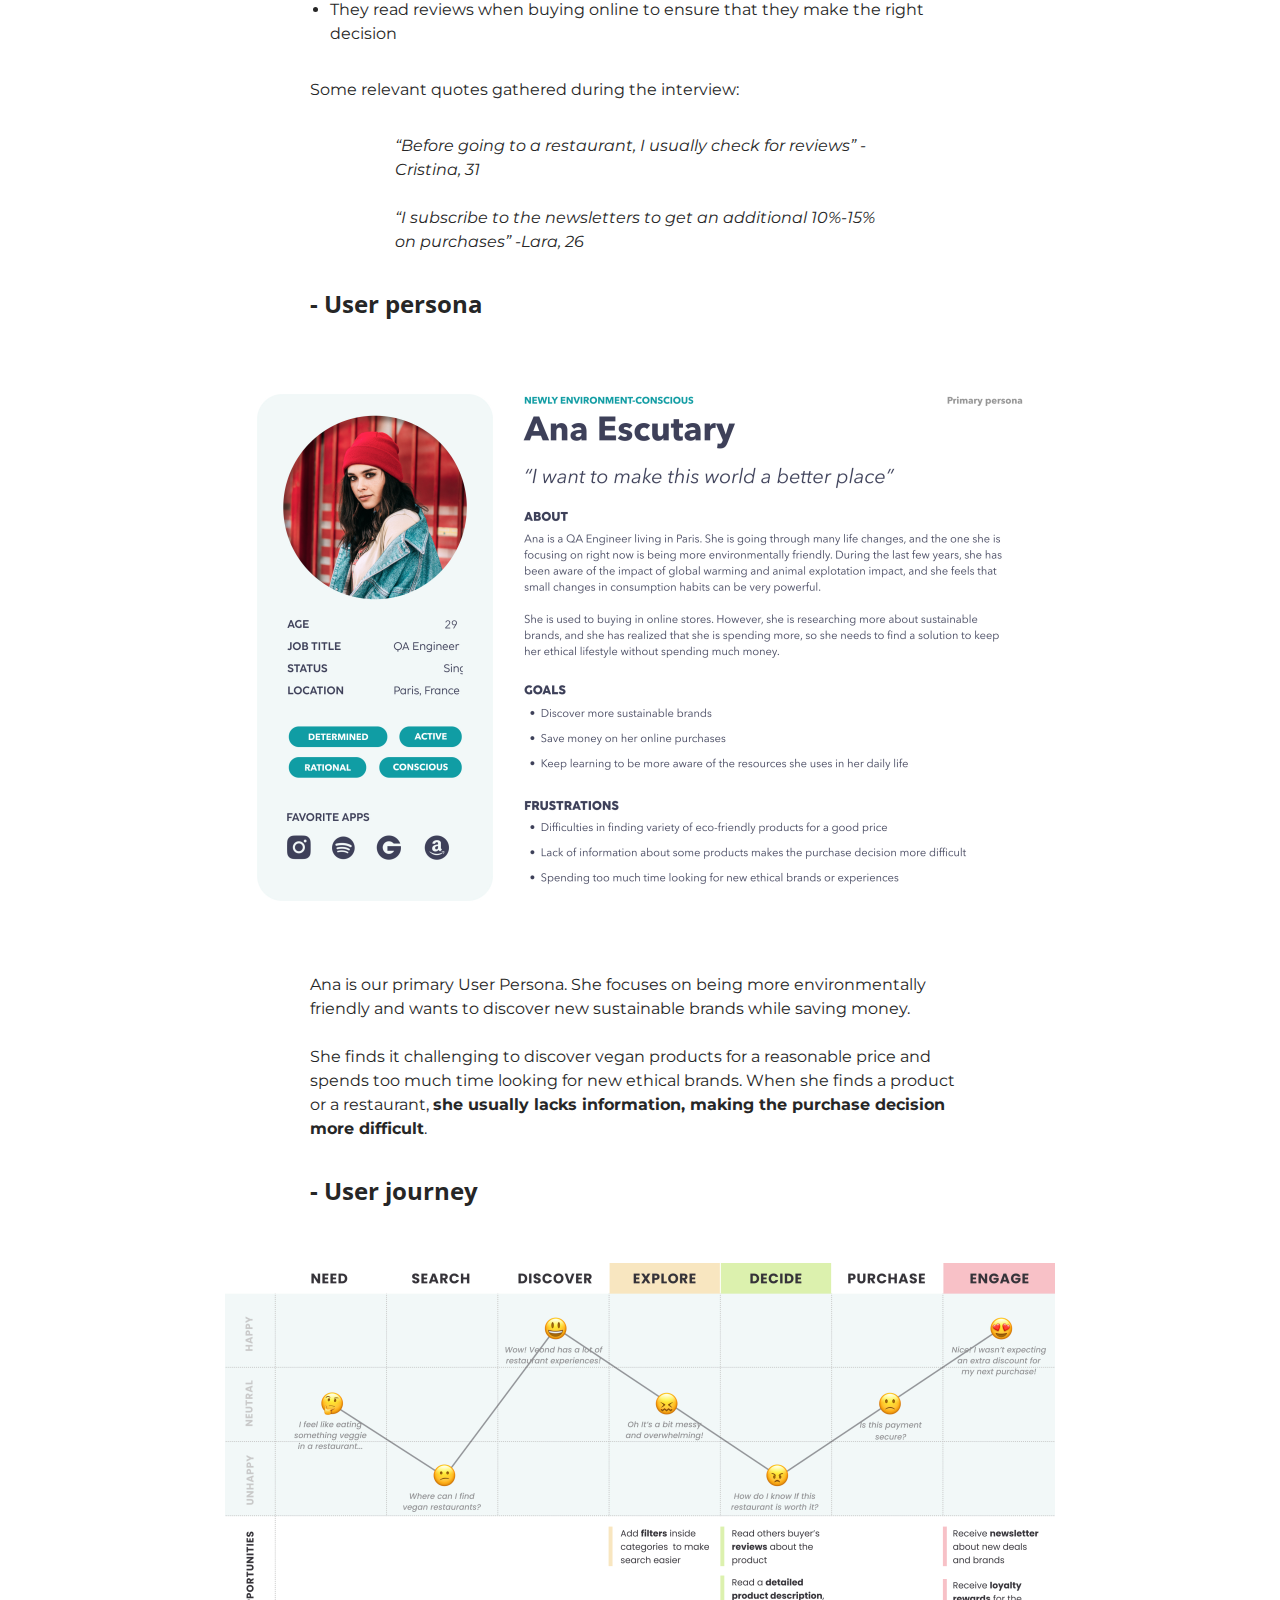
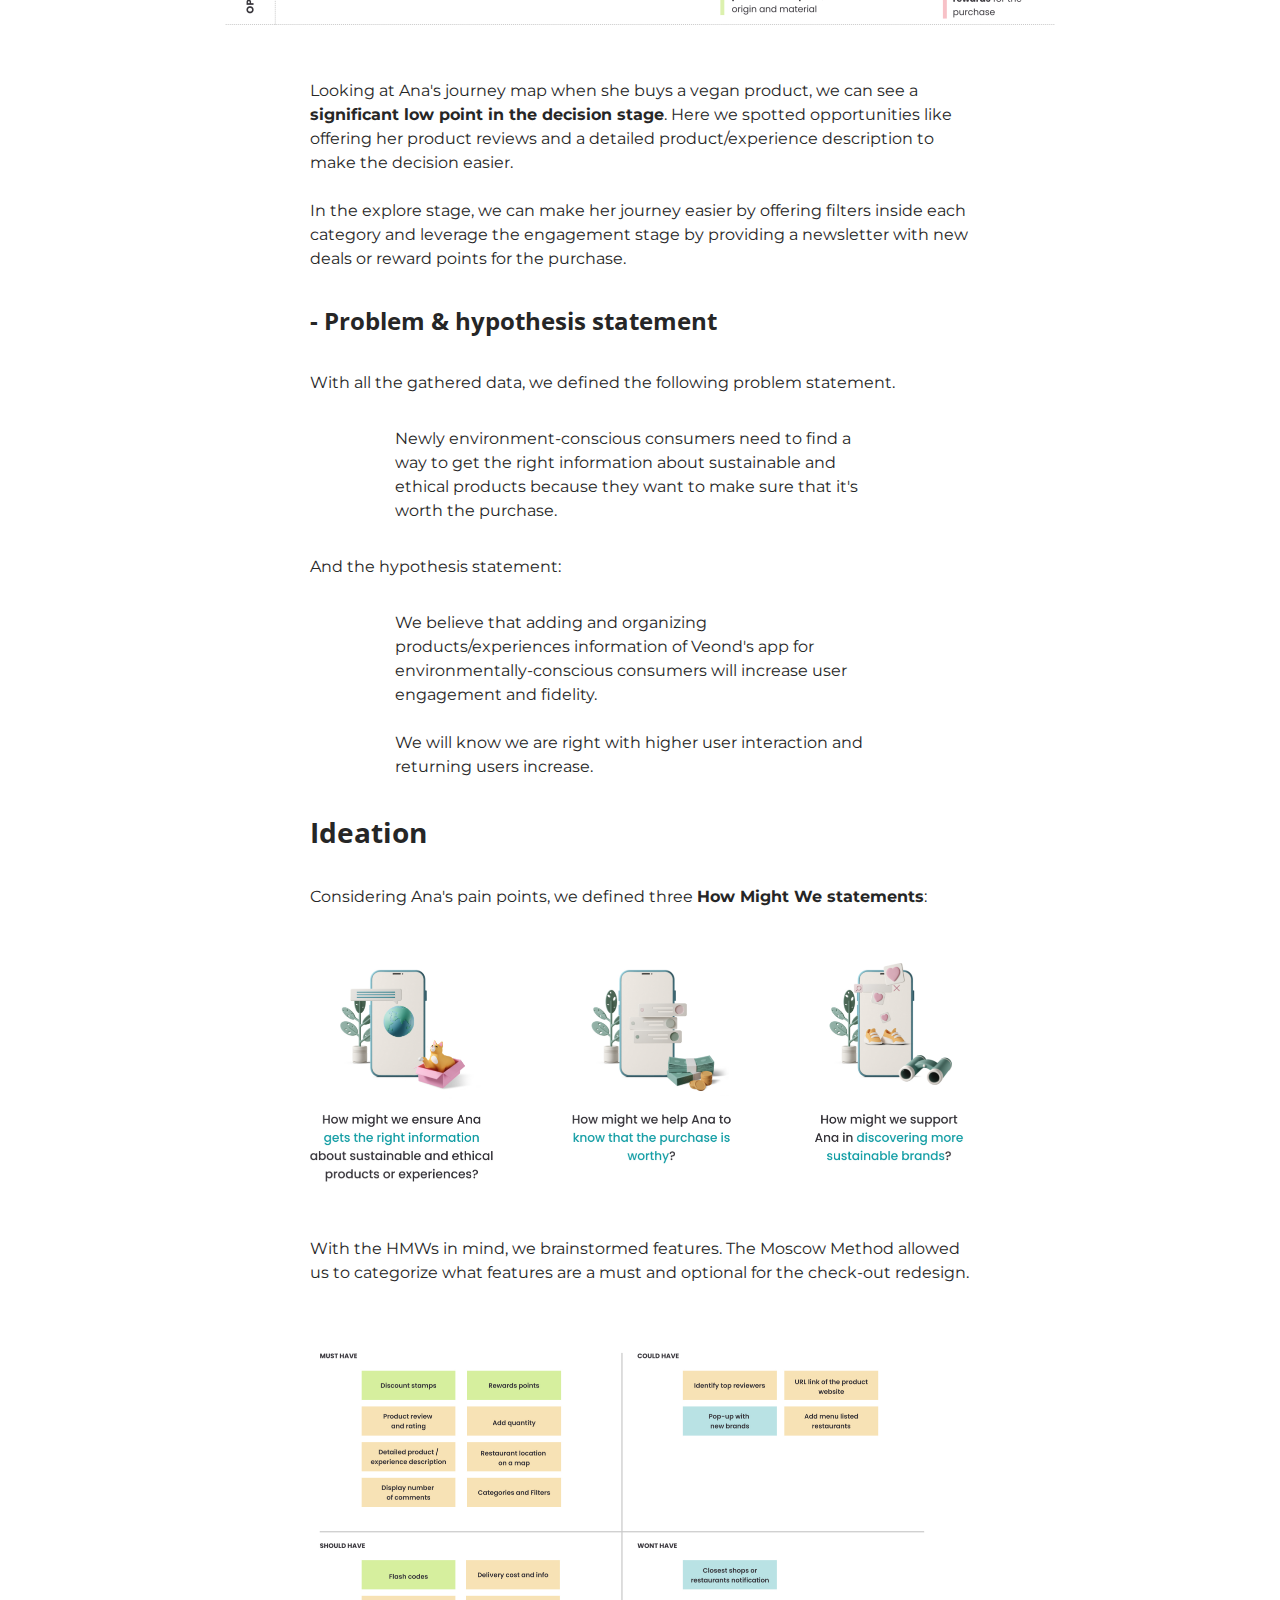
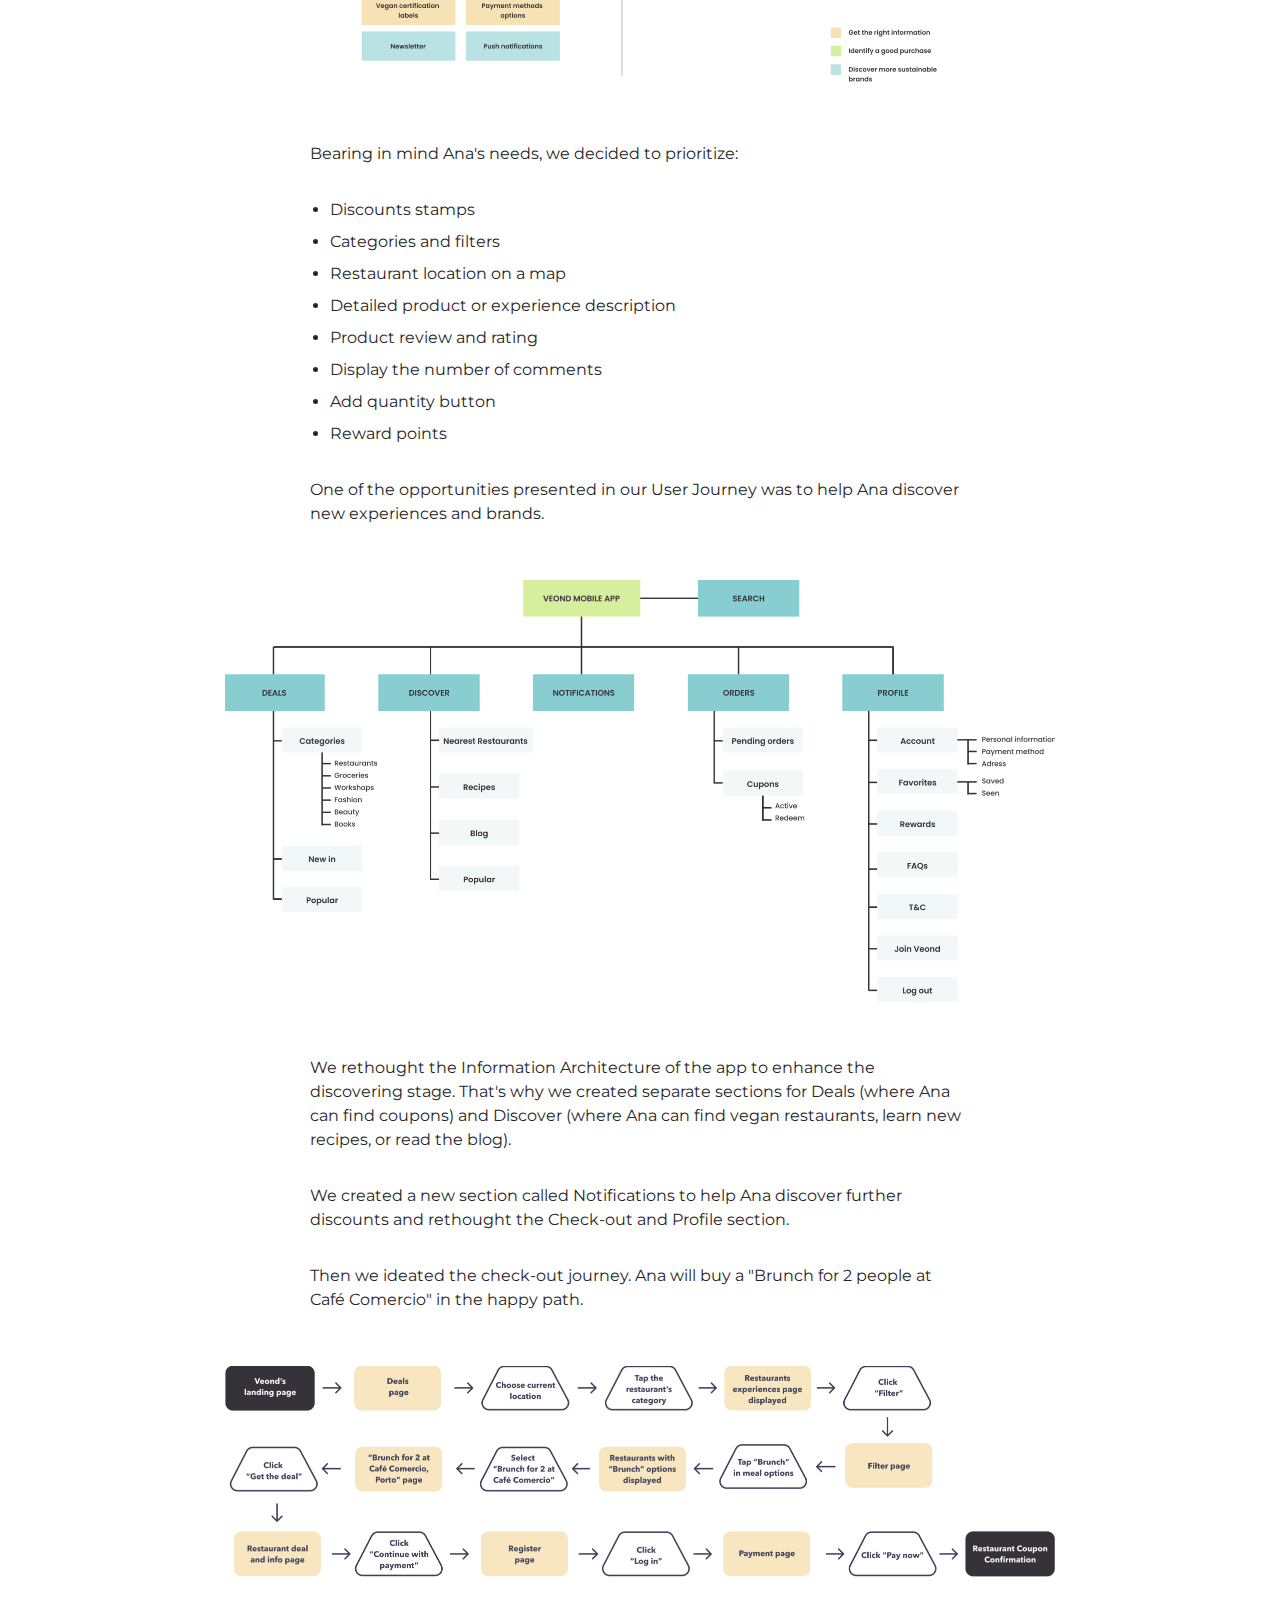
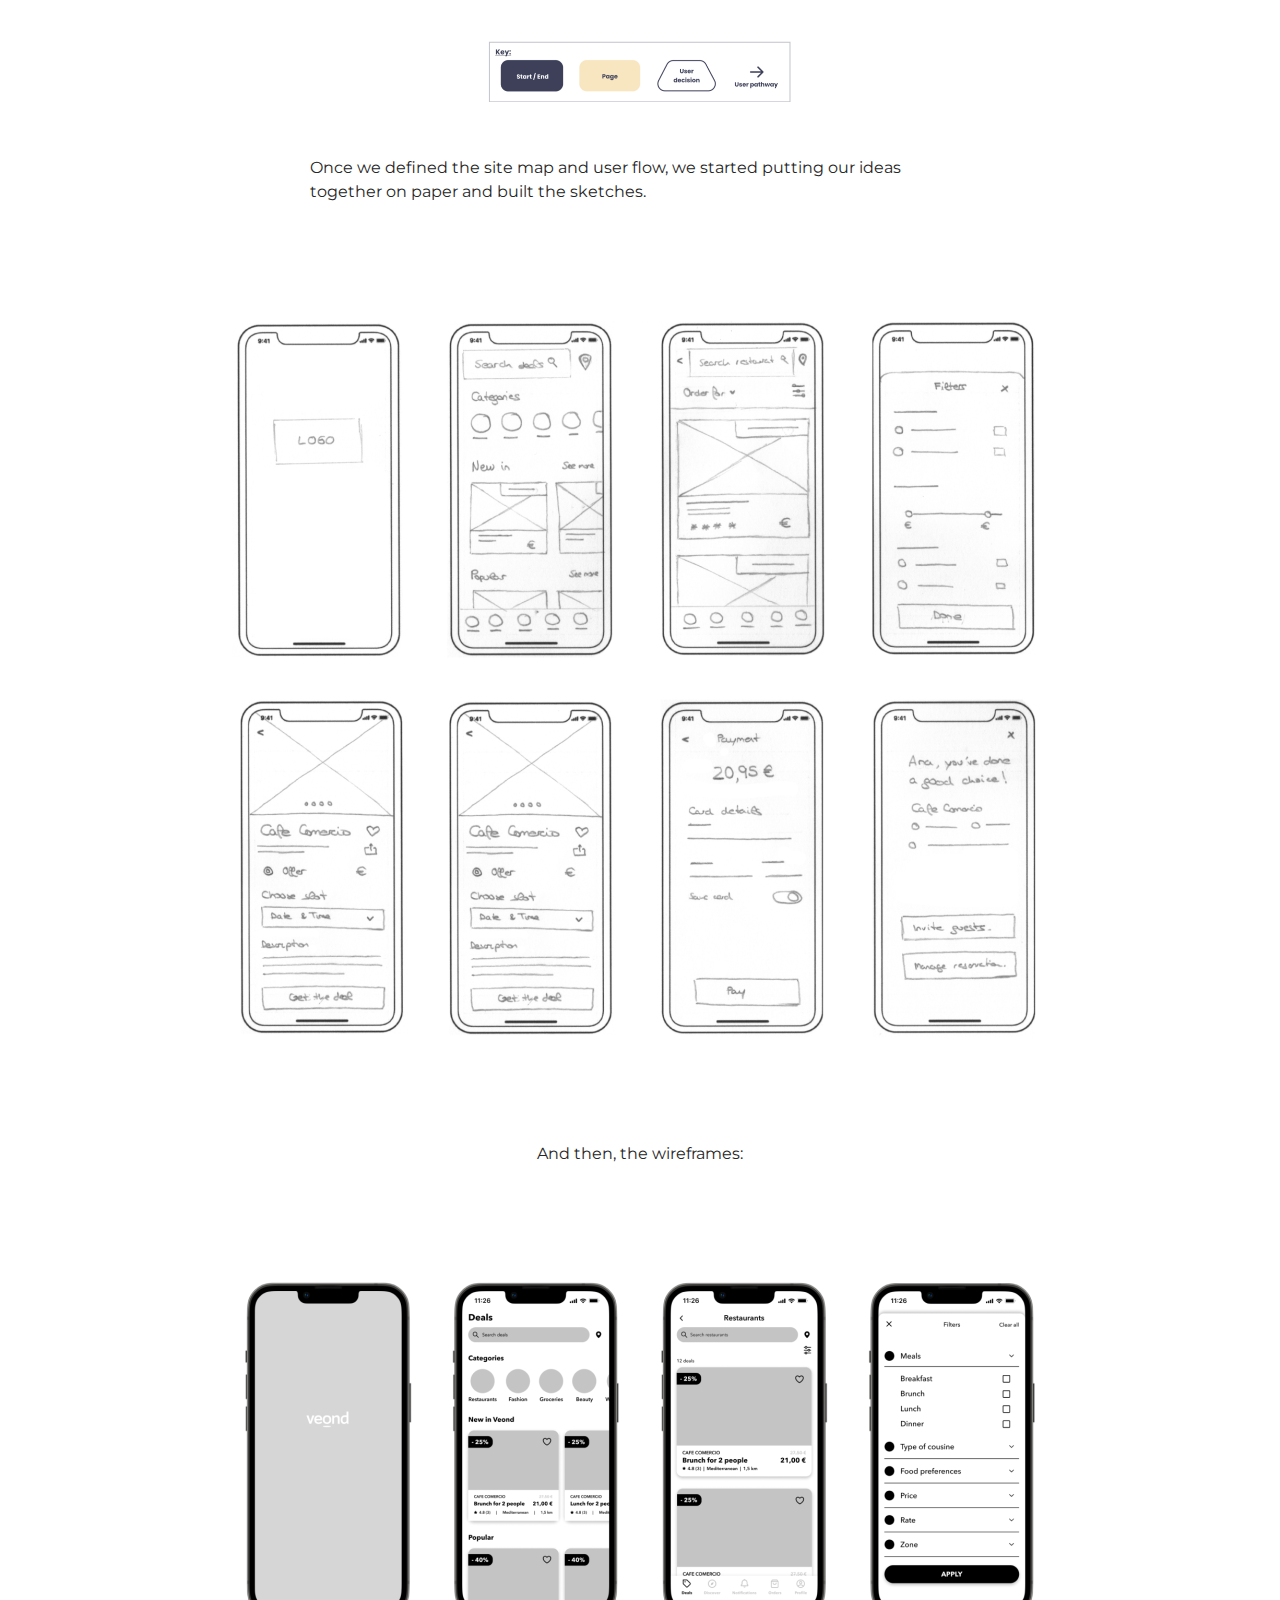
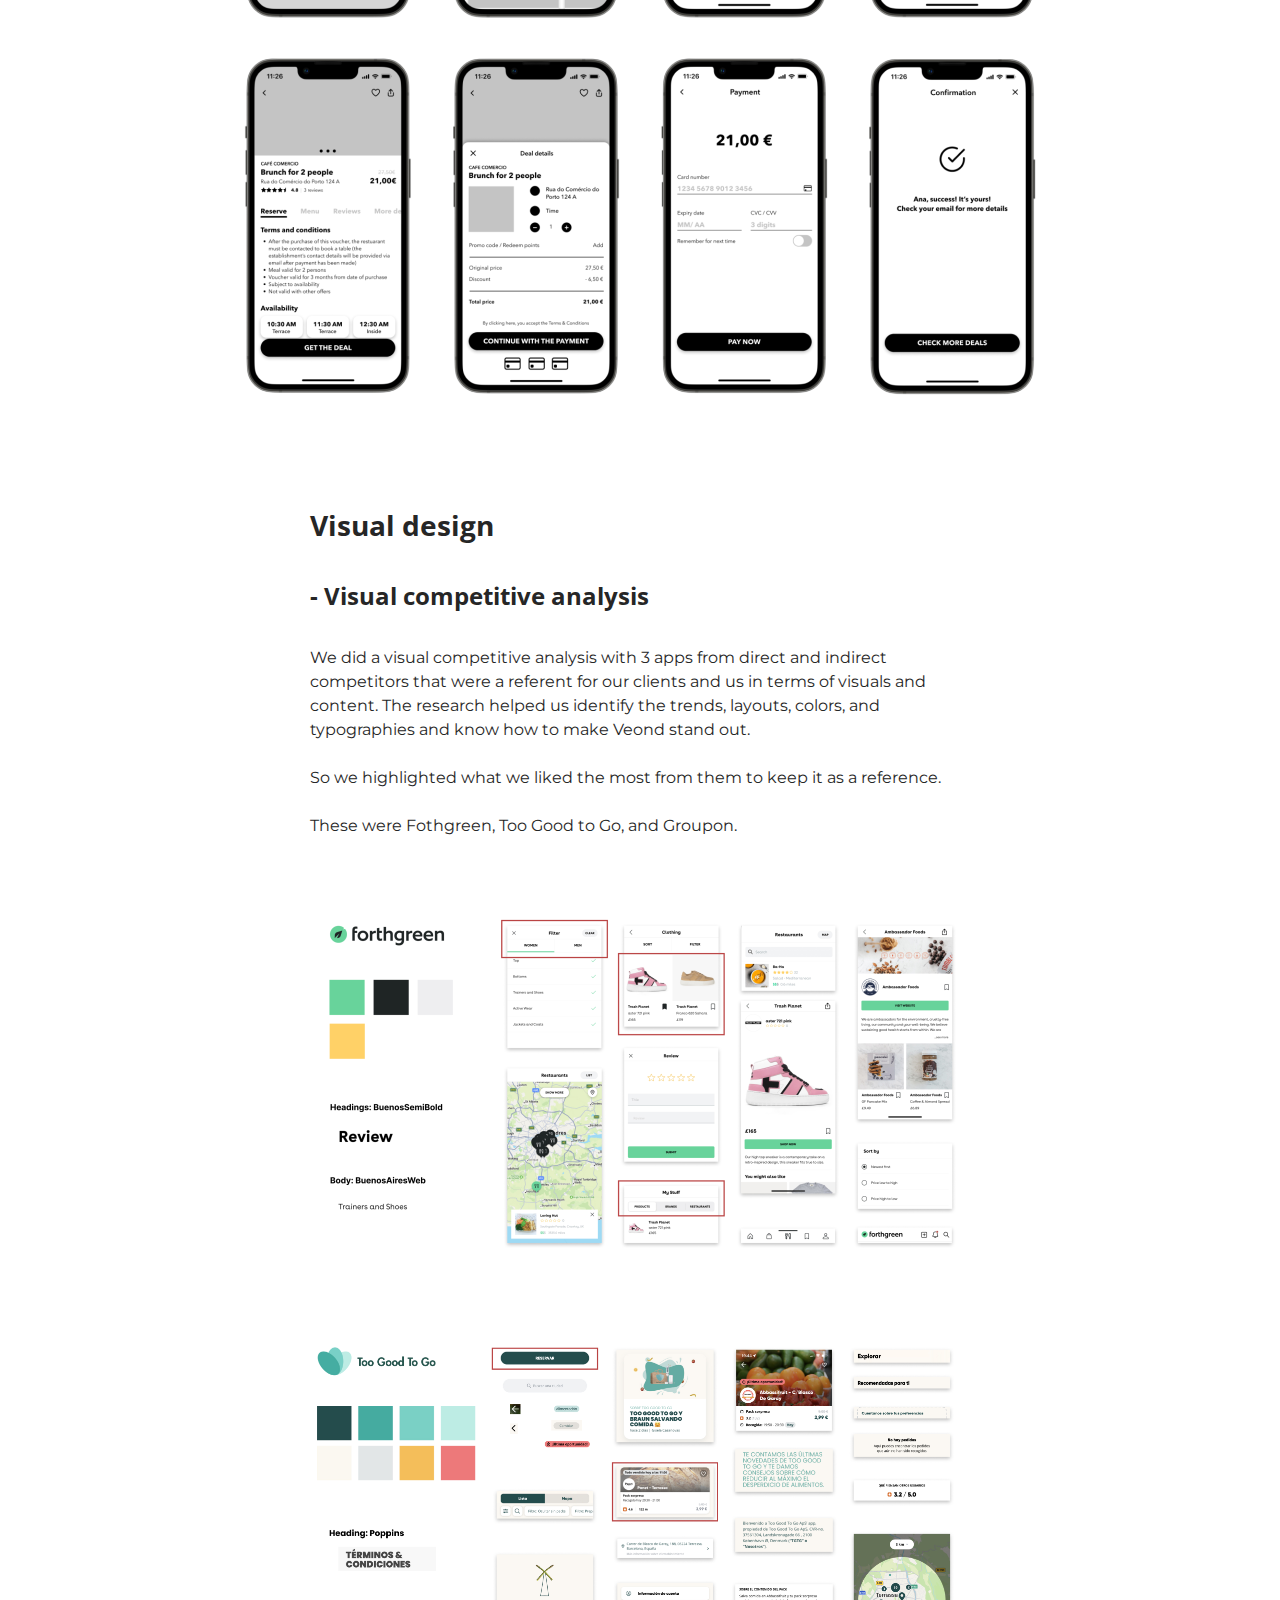
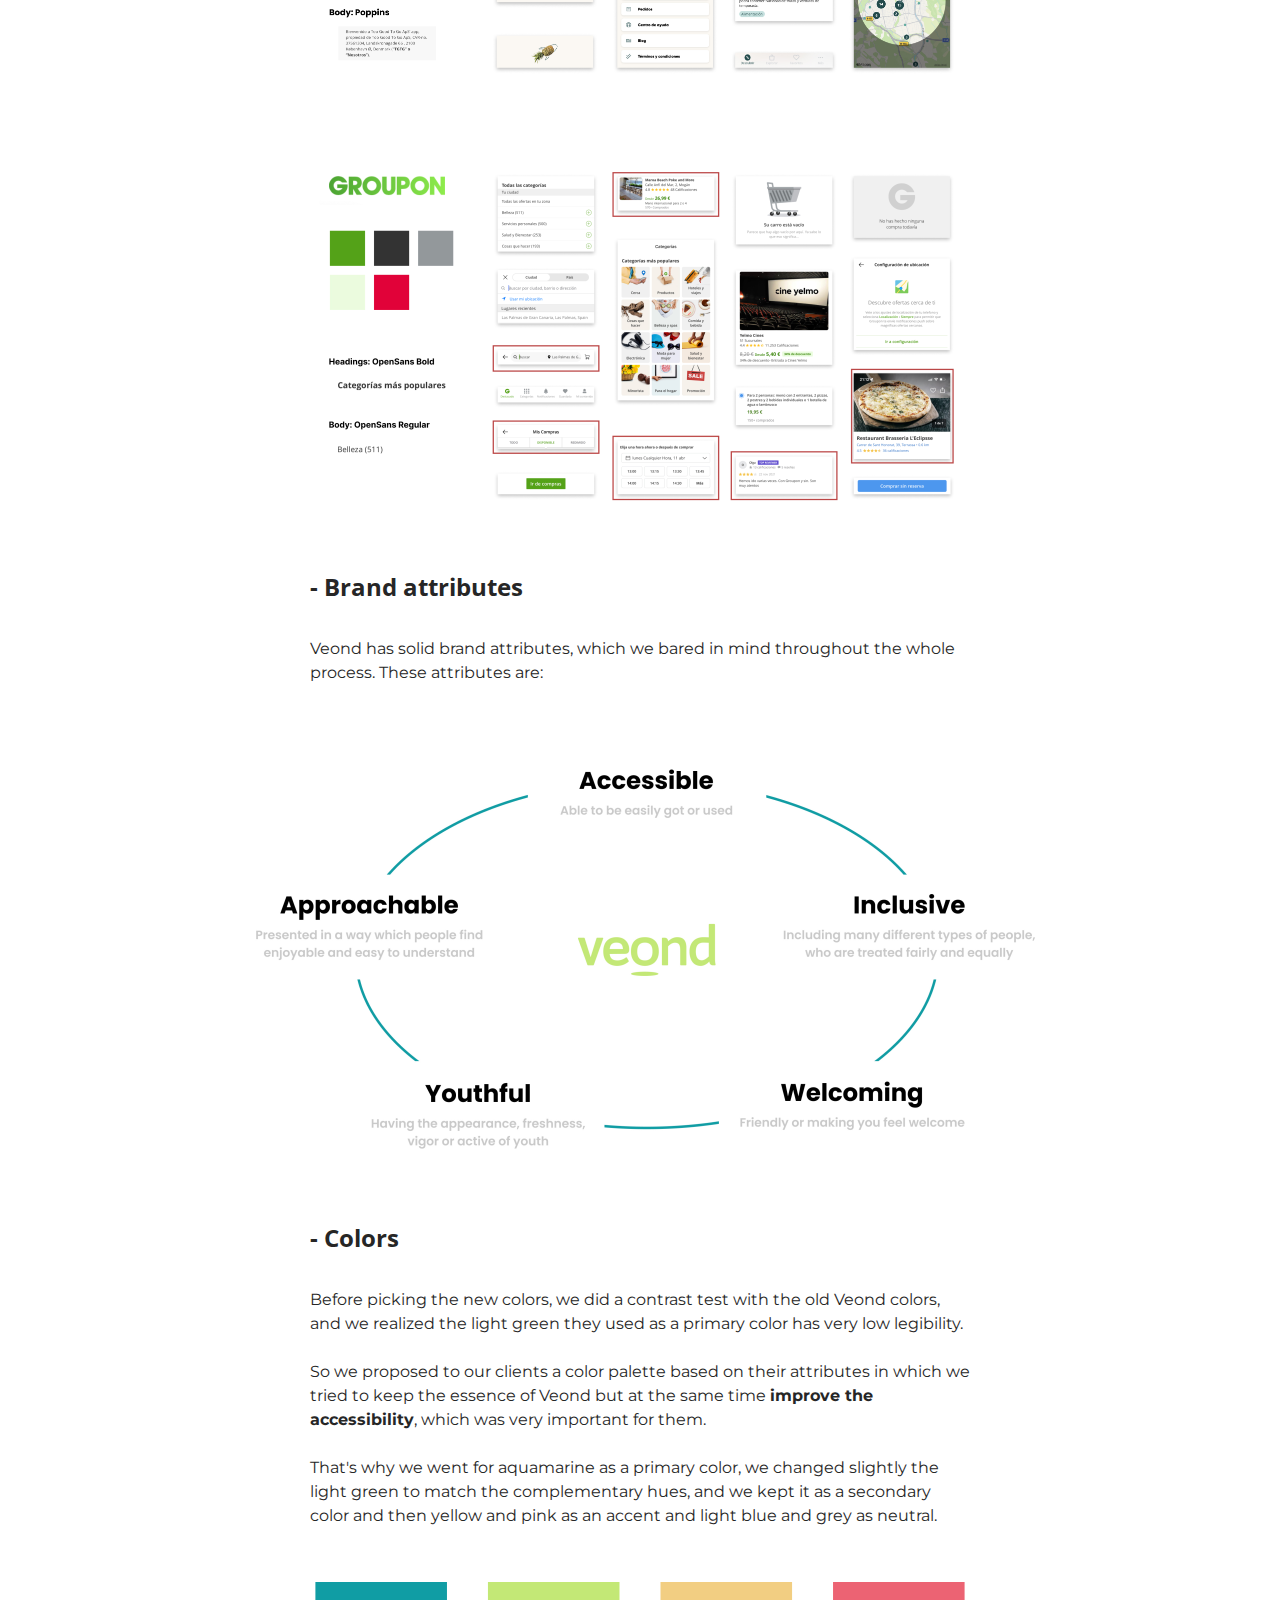
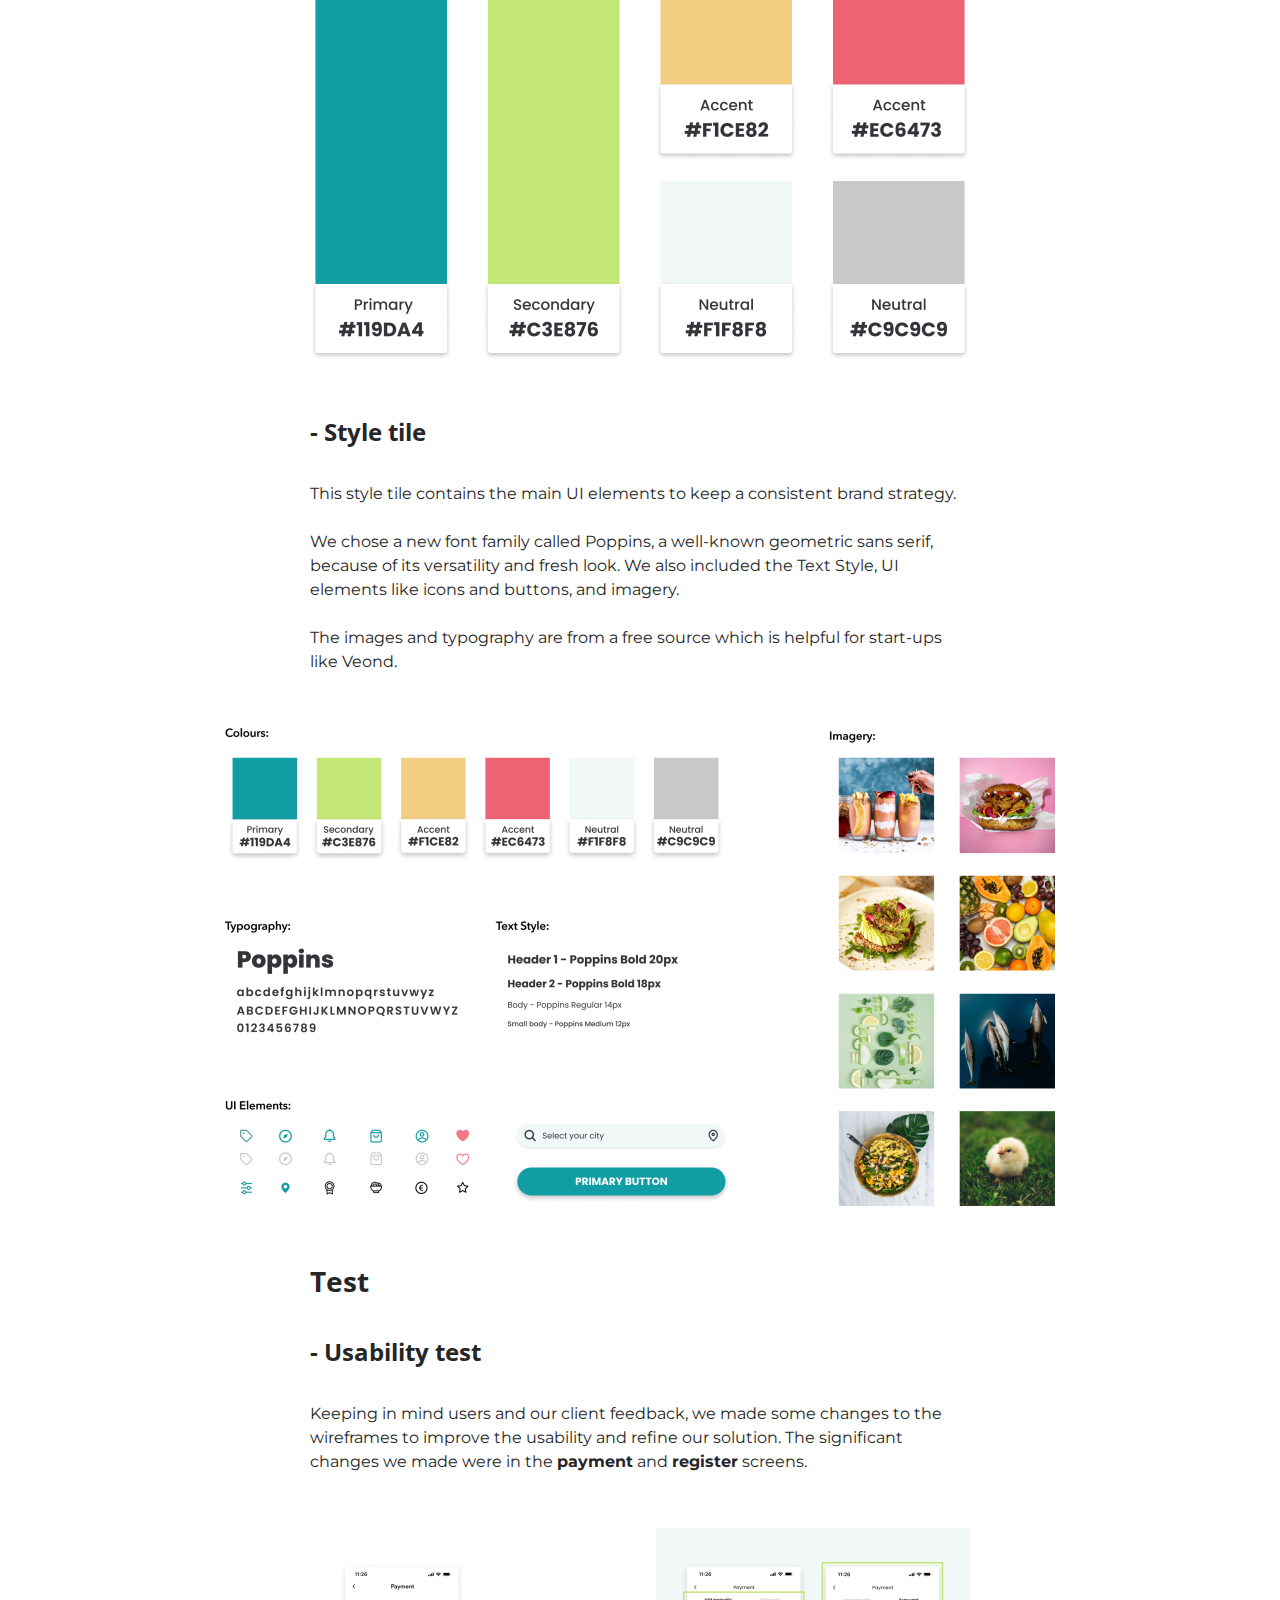
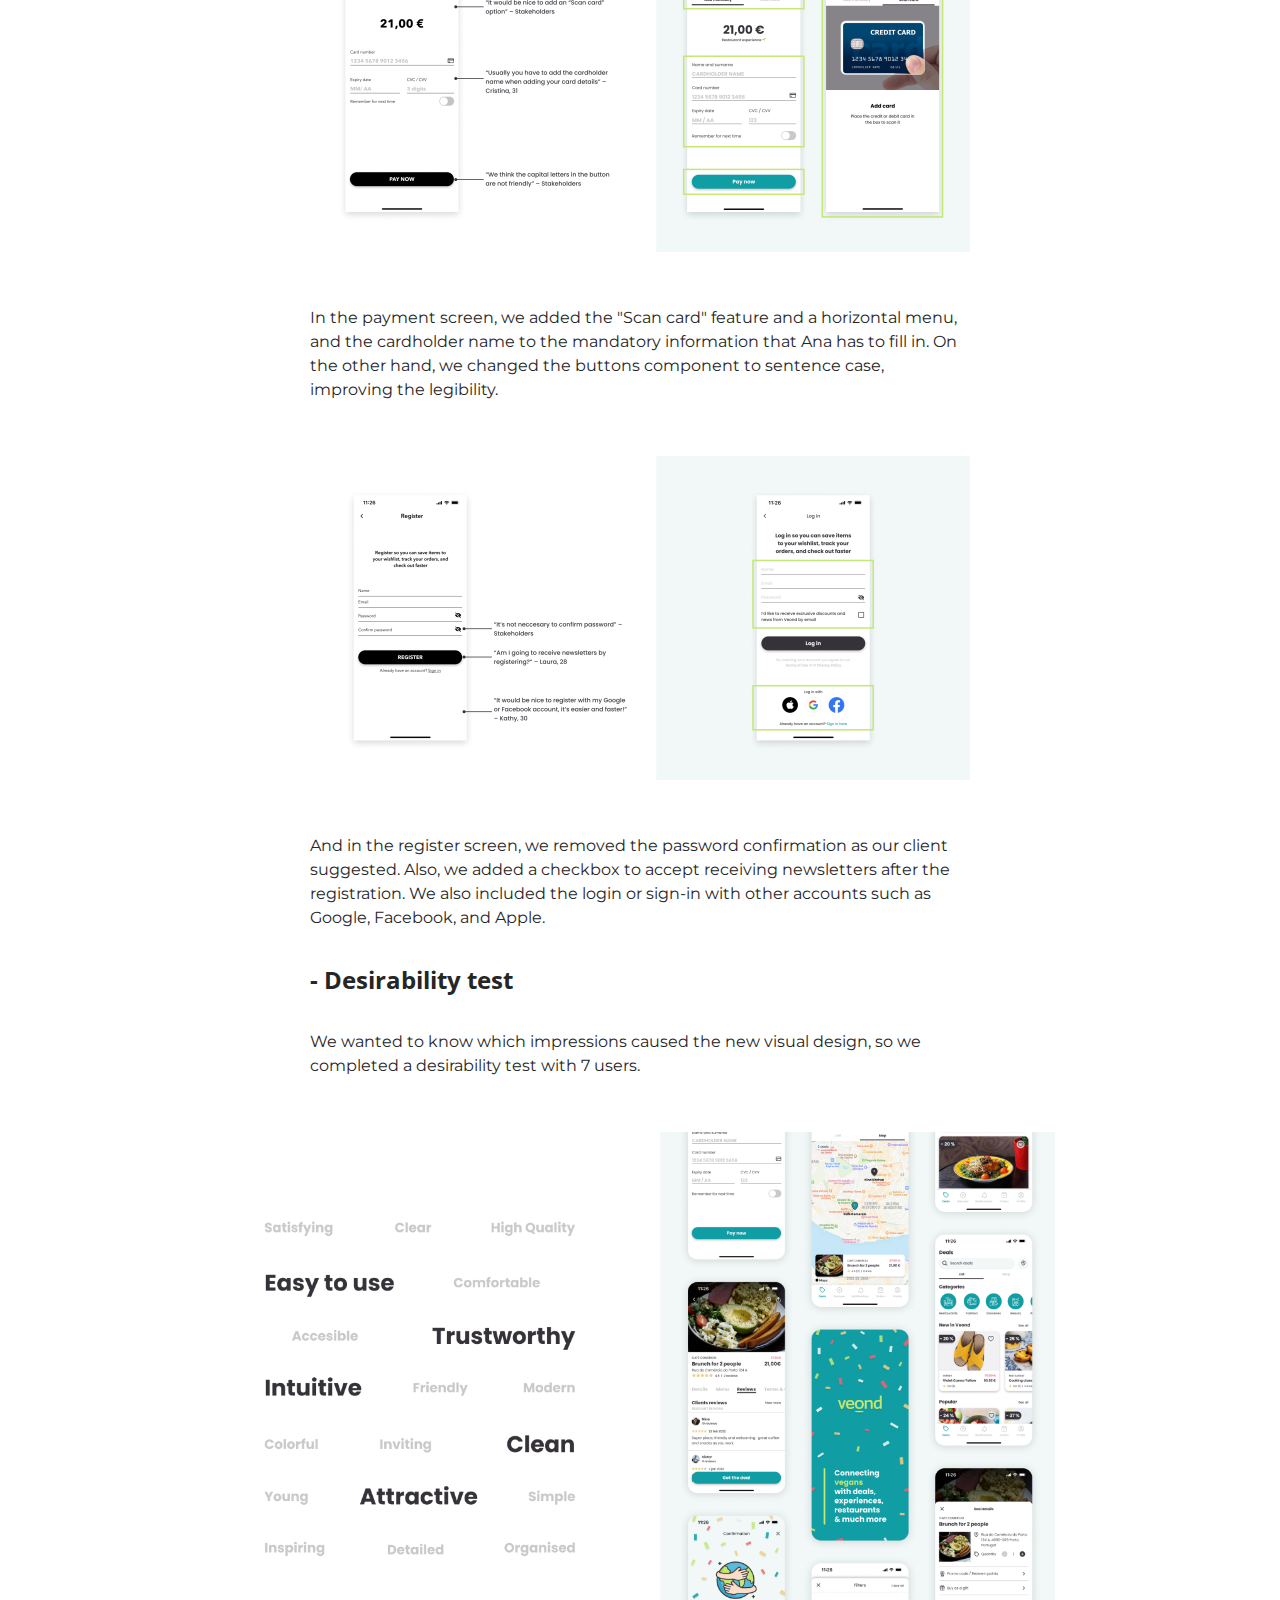
<file: veond.html>
<!DOCTYPE html>
<html lang="en">
    <head>
        <meta charset="UTF-8">
        <meta http-equiv="Content-Language" content="en">
        <meta name="author" content="Xavi Almirall">
        <meta http-equiv="X-UA-Compatible" content="IE=edge">
        <meta name="viewport" content="width=device-width, initial-scale=1.0">
        <meta name="format-detection" content="telephone=no">
        <meta name="description" content="Creating digital products for memorable human experiences">
        <meta name="keywords" content="portfolio, design, UX design, UX/UI design, UX, UI, user experience, user interface">
        <title>Restaurant checkout redesign for Veond's mobile app - Xavi Almirall | UX/UI Designer</title>
        <link rel="icon" type="image/png" href="images/favicon.png" alt="Xavi Almirall Logo">
        <link rel="stylesheet" href="normalize.css">
        <link rel="stylesheet" href="style.css">
        <link rel="preconnect" href="https://fonts.googleapis.com" crossorigin>
        <!-- Google Tag Manager -->
        <script async src="https://www.googletagmanager.com/gtag/js?id=G-2HJ111216T"></script>
        <script>
            window.dataLayer = window.dataLayer || [];
            function gtag(){dataLayer.push(arguments);}
            gtag('js', new Date());
            gtag('config', 'G-2HJ111216T');
        </script>
    </head>
    <body>
        <header>
            <nav class="navbar">
                <span class="logo">
                    <a href="index.html"><h5>XAVI ALMIRALL</h5></a>
                </span>
                <ul>
                  <li><a href="index.html"><h6 class="active">Work</h6></a></li>
                  <li><a href="about.html"><h6>About</h6></a></li>
                </ul>
            </nav>
        </header>
        <div class="case-study-header">
            <img src="images/veond/header-veond.jpg" alt="Veond app mockup">
        </div>
        <span class="content-wrapper">
            <span class="case-block-l">
                <h1>Restaurant checkout redesign for Veond's mobile app.</h1>
                <span class="case-box">
                    <div class="info-box">
                        <h5>Challenge</h5>
                        <p>Redesign the check-out restaurant experience and rethink the UI for Veond's native iOS app.</p>
                    </div>
                    <div class="info-box">
                        <h5>Role</h5>
                        <p>I shared this project with Silvia Vukic as a UX/UI Designer.</p>
                    </div>
                    <div class="info-box">
                        <h5>Time</h5>
                        <p>4 weeks part-time (during April 2022)</p>
                    </div>
                </span>
                <h2>Client</h2>
                <p class="case-block-m">
                    Veond is a vegan app marketplace led by Flor and Alex that brings special deals and offers for dining experiences, takeaways, workshops, and eco-friendly ethical products in just one place.
                    <br><br>Vend's mission is to end animal exploitation making accessible and interesting the ordinary shopping for vegan goods, foods, and services to everyone.
                    <br><br>We met Flor and Alex via Zoom, and they gave us some background about the MVP launch in 2020 and how they changed their growth plan because of the pandemic.
                </p>
                <h2>Design process</h2>
                <p class="case-block-m">
                    To find a solution for this problem and develop a new check-out design, we followed the Design Thinking methodology.
                </p>
                <h3 class="case-block-m">Emphasize & Define </h3>
                <h4 class="case-block-m">- Feature competitive analysis</h4>
                <p class="case-block-m">
                    We did an extensive feature competitive analysis to identify opportunities and threats in the current deals platforms market. We compared Veond with 10 direct and indirect competitors and 14 different features. This table shows a reduced version of the original comparison.
                </p>
            </span>
            <div class="case-image-l">
                <img src="images/veond/competitor-veond.jpg" alt="Competitor analysis">
            </div>
            <span class="case-block-l">
                <p class="case-block-m">
                    As we can see, direct competitors like Forthgreen or Groupon are offering features such as "community," "discounts stamps," or "newsletter discounts." In addition, ndirect competitors like The Vegankind or Shopveji offer a "reward points" feature.
                    <br><br>We thought those are great opportunities that currently are not covered by Veond.
                </p>
                <h4 class="case-block-m">- Quantitative research</h4>
                <p class="case-block-m">
                    Knowing the state of the current market, we wanted to <strong>understand better the behavior of online consumers</strong> that look for products, restaurants, or experiences discounts.
                    <br><br>We reviewed 6 different studies focused on human online purchasing behavior (
                        <a href="https://www.invespcro.com/blog/how-discounts-affect-online-consumer-buying-behavior/" target="_blank">Invespcro</a> | 
                        <a href="https://www.moengage.com/blog/coupons-influence-consumer-purchase-behavior/" target="_blank">MoEngage</a> | 
                        <a href="https://www.capgemini.com/wp-content/uploads/2022/01/CRI_What-matters-to-todays-consumer_Final-Web.pdf" target="_blank">Capgemini</a>| 
                        <a href="https://www.forbes.com/sites/catherineerdly/2022/01/27/what-do-consumers-want-in-2022-retail-analysts-reveal-shifting-behaviour/?sh=c13fd2537652">Forbes</a> | 
                        <a href="https://citeseerx.ist.psu.edu/viewdoc/download?doi=10.1.1.989.7940&rep=rep1&type=pdf" target="_blank">Citeseerx</a> | 
                        <a href="https://www.namogoo.com/blog/consumer-behavior-psychology/psychology-of-discounts/" target="_blank">Namogoo</a>).
                    <br><br>Some of the takeaways are:
                    <ul class="case-block-m">
                        <li>70% of millennials look for discounts before purchasing</li>
                        <li>30% of female users use discounts compared to 17% of males</li>
                        <li>66% of consumers close a deal with a coupon if undecided</li>
                        <li>80% admit they'd try a new brand if it offered them a discount</li>
                    </ul>
                </p>
                <h4 class="case-block-m">- Qualitative research</h4>
                <p class="case-block-m">
                    After that, we conducted qualitative research interviewing 7 women based in big European cities. All these <b>women are responsible consumers that buy online and use benefits</b> like rewards, discounts, or coupons.
                    <br><br>With the interviews, we discovered that:
                </p>
                <ul class="case-block-m">
                    <li>They struggle to find varied and cheap vegan products</li>
                    <li>Before buying, they usually look for discounts</li>
                    <li>A discount on food or restaurants is well received and can motivate people to try new experiences</li>
                    <li>They read reviews when buying online to ensure that they make the right decision</li>
                </ul>
                <p class="case-block-m">
                    Some relevant quotes gathered during the interview:
                </p>
                <p class="case-block-s quote">
                    <i>“Before going to a restaurant, I usually check for reviews” -Cristina, 31</i>
                    <br><br><i>“I subscribe to the newsletters to get an additional 10%-15% on purchases” -Lara, 26</i>
                </p>
                <h4 class="case-block-m">- User persona</h4>
            </span>
            <div class="case-image-l">
                <img src="images/veond/persona-veond.jpg" alt="User persona">
            </div>
            <span class="case-block-l">
                <p class="case-block-m">
                    Ana is our primary User Persona. She focuses on being more environmentally friendly and wants to discover new sustainable brands while saving money.
                    <br><br>She finds it challenging to discover vegan products for a reasonable price and spends too much time looking for new ethical brands. When she finds a product or a restaurant, <b>she usually lacks information, making the purchase decision more difficult</b>.
                </p>
                <h4 class="case-block-m">- User journey</h4>
            </span>
            <div class="case-image-l">
                <img src="images/veond/journey-veond.jpg" alt="User journey map">
            </div>
            <span class="case-block-l">
            <p class="case-block-m">
                Looking at Ana's journey map when she buys a vegan product, we can see a <b>significant low point in the decision stage</b>. Here we spotted opportunities like offering her product reviews and a detailed product/experience description to make the decision easier.
                <br><br>In the explore stage, we can make her journey easier by offering filters inside each category and leverage the engagement stage by providing a newsletter with new deals or reward points for the purchase.
            </p>
            <h4 class="case-block-m">- Problem & hypothesis statement</h4>
            <p class="case-block-m">
                With all the gathered data, we defined the following problem statement.
            </p>
            <p class="case-block-s">
                Newly environment-conscious consumers need to find a way to get the right information about sustainable and ethical products because they want to make sure that it's worth the purchase.
            </p>
            <p class="case-block-m">
                And the hypothesis statement:
            </p>
            <p class="case-block-s">
                We believe that adding and organizing products/experiences information of Veond's app for environmentally-conscious consumers will increase user engagement and fidelity.
                <br><br>We will know we are right with higher user interaction and returning users increase.
            </p>
            <h3 class="case-block-m">Ideation</h3>
            <p class="case-block-m">
                Considering Ana's pain points, we defined three <b>How Might We statements</b>:
            </p>
            </span>
            <div class="case-image-m">
                <img src="images/veond/hmw-veond.jpg" alt="How Might We statements">
            </div>
            <span class="case-block-l">
                <p class="case-block-m">
                    With the HMWs in mind, we brainstormed features. The Moscow Method allowed us to categorize what features are a must and optional for the check-out redesign.
                </p>
            </span>
            <div class="case-image-m">
                <img src="images/veond/moscow-veond.jpg" alt="Moscow method">
            </div>
            <span class="case-block-l">
                <p class="case-block-m">
                    Bearing in mind Ana's needs, we decided to prioritize:
                </p>
                <ul class="case-block-m">
                    <li>Discounts stamps</li>
                    <li>Categories and filters</li>
                    <li>Restaurant location on a map</li>
                    <li>Detailed product or experience description</li>
                    <li>Product review and rating</li>
                    <li>Display the number of comments</li>
                    <li>Add quantity button</li>
                    <li>Reward points</li>
                </ul>
                <p class="case-block-m">
                    One of the opportunities presented in our User Journey was to help Ana discover new experiences and brands.
                </p>
            </span>
            <div class="case-image-l">
                <img src="images/veond/sitemap-veond.jpg" alt="Sitemap">
            </div>
            <span class="case-block-l">
                <p class="case-block-m">
                    We rethought the Information Architecture of the app to enhance the discovering stage. That's why we created separate sections for Deals (where Ana can find coupons) and Discover (where Ana can find vegan restaurants, learn new recipes, or read the blog).
                </p>
                <p class="case-block-m">
                    We created a new section called Notifications to help Ana discover further discounts and rethought the Check-out and Profile section.
                </p>
                <p class="case-block-m">
                    Then we ideated the check-out journey. Ana will buy a "Brunch for 2 people at Café Comercio" in the happy path.
                </p>
            </span>
            <div class="case-image-l">
                <img src="images/veond/happypath-veond.jpg" alt="Happy path">
            </div>
            <span class="case-block-l">
                <p class="case-block-m">
                    Once we defined the site map and user flow, we started putting our ideas together on paper and built the sketches.
                </p>
            </span>
            <div class="case-image-l">
                <img src="images/veond/sketches-veond.jpg" alt="Veond's check-out sketches">
            </div>
            <span class="case-block-l">
                <p class="case-block-m">
                    And then, the wireframes:
                </p>
            </span>
            <div class="case-image-l">
                <img src="images/veond/wireframes-veond.jpg" alt="Veond's check-out wireframes">
            </div>
            <span class="case-block-l">
                <h3 class="case-block-m">Visual design</h3>
                <h4 class="case-block-m">- Visual competitive analysis</h4>
                <p class="case-block-m">
                    We did a visual competitive analysis with 3 apps from direct and indirect competitors that were a referent for our clients and us in terms of visuals and content. The research helped us identify the trends, layouts, colors, and typographies and know how to make Veond stand out.
                    <br><br>So we highlighted what we liked the most from them to keep it as a reference.
                    <br><br>These were Fothgreen, Too Good to Go, and Groupon.
                </p>
            </span>
            <div class="case-image-m">
                <img src="images/veond/forthgreen-visual-veond.jpg" alt="Forthgreen visual competitive analysis">
            </div>
            <div class="case-image-m">
                <img src="images/veond/toogood-visual-veond.jpg" alt="Too Good To Go visual competitive analysis">
            </div>
            <div class="case-image-m">
                <img src="images/veond/groupon-visual-veond.jpg" alt="Groupon visual competitive analysis">
            </div>
            <span class="case-block-l">
                <h4 class="case-block-m">- Brand attributes</h4>
                <p class="case-block-m">
                    Veond has solid brand attributes, which we bared in mind throughout the whole process. These attributes are:
                </p>
            </span>
            <div class="case-image-l">
                <img src="images/veond/attributes-veond.jpg" alt="Veond brand attributes">
            </div>
            <span class="case-block-l">
                <h4 class="case-block-m">- Colors</h4>
                <p class="case-block-m">
                    Before picking the new colors, we did a contrast test with the old Veond colors, and we realized the light green they used as a primary color has very low legibility.
                    <br><br>So we proposed to our clients a color palette based on their attributes in which we tried to keep the essence of Veond but at the same time <b>improve the accessibility</b>, which was very important for them.
                    <br><br>That's why we went for aquamarine as a primary color, we changed slightly the light green to match the complementary hues, and we kept it as a secondary color and then yellow and pink as an accent and light blue and grey as neutral.
                </p>
            </span>
            <div class="case-image-m">
                <img src="images/veond/colors-veond.jpg" alt="Veond's color palette">
            </div>
            <span class="case-block-l">
                <h4 class="case-block-m">- Style tile</h4>
                <p class="case-block-m">
                    This style tile contains the main UI elements to keep a consistent brand strategy.
                    <br><br>We chose a new font family called Poppins, a well-known geometric sans serif, because of its versatility and fresh look. We also included the Text Style, UI elements like icons and buttons, and imagery.
                    <br><br>The images and typography are from a free source which is helpful for start-ups like Veond.
                </p>
            </span>
            <div class="case-image-l">
                <img src="images/veond/styletyle-veond.jpg" alt="Veond's styletyle">
            </div>
            <span class="case-block-l">
                <h3 class="case-block-m">Test</h3>
                <h4 class="case-block-m">- Usability test</h4>
                <p class="case-block-m">
                    Keeping in mind users and our client feedback, we made some changes to the wireframes to improve the usability and refine our solution. The significant changes we made were in the <b>payment</b> and <b>register</b> screens.
                </p>
            </span>
            <div class="case-image-m">
                <img src="images/veond/payment-usability-veond.jpg" alt="Payment screen usability test feedback">
            </div>
            <span class="case-block-l">
                <p class="case-block-m">
                    In the payment screen, we added the "Scan card" feature and a horizontal menu, and the cardholder name to the mandatory information that Ana has to fill in. On the other hand, we changed the buttons component to sentence case, improving the legibility.
                </p>
            </span>
            <div class="case-image-m">
                <img src="images/veond/register-usability-veond.jpg" alt="Register screen usability test feedback">
            </div>
            <span class="case-block-l">
                <p class="case-block-m">
                    And in the register screen, we removed the password confirmation as our client suggested. Also, we added a checkbox to accept receiving newsletters after the registration. We also included the login or sign-in with other accounts such as Google, Facebook, and Apple.
                </p>
                <h4 class="case-block-m">- Desirability test</h4>
                <p class="case-block-m">
                    We wanted to know which impressions caused the new visual design, so we completed a desirability test with 7 users.
                </p>
            </span>
            <div class="case-image-l">
                <img src="images/veond/desirability-veond.jpg" alt="Desirability test results">
            </div>
            <span class="case-block-l">
                <p class="case-block-m">
                    The test outcome was a success. The most repeated adjectives were <b>related to Veond brand attributes or essential attributes for them</b>. So we believe we did a good UI job!
                </p>
                <h2>Solution</h2>
                <p class="case-block-m">
                    And finally let me show you our solution for Veond’s restaurant check-out.
                </p>
            </span>
            <iframe 
                width="660" 
                height="371" 
                src="https://www.youtube.com/embed/aN8lc5iR7Ao" 
                title="YouTube video player" 
                frameborder="0" 
                allow="accelerometer; autoplay; clipboard-write; encrypted-media; gyroscope; picture-in-picture; web-share" 
                allowfullscreen>
            </iframe>
            <div class="case-image-l">
                <img src="images/veond/flow1-veond.png" alt="Veond check-out hi-fi mockup">
            </div>
            <div class="case-image-l">
                <img src="images/veond/flow2-veond.png" alt="Veond check-out hi-fi mockup">
            </div>
            <div class="case-image-l">
                <img src="images/veond/flow3-veond.png" alt="Veond check-out hi-fi mockup">
            </div>
        </span>
        <section class="contact">
            <h3>Let's connect</h3>
            <p>If you need to get in touch or just say hi!</p>
            <div class="social">
                <a href="mailto:xaalna@gmail.com"><img src="images/mail.png" alt=""></a>
                <a href="https://www.linkedin.com/in/xavialmirall/" target="_blank"><img src="images/linkedin.png" alt="LinkedIn"></a>
            </div>
        </section>
        <footer>
            <p>© Xavi Almirall | Portfolio designed & coded with ♥️ and ☕️ by me</p>
        </footer>
        <button id="back-to-top-btn">&#8593; Scroll to top</button>
        <script src="script.js"></script>
    </body>
</html>
</file>
<file: style.css>
@import url('https://fonts.googleapis.com/css2?family=Montserrat:ital,wght@0,400;0,700;1,400&family=Open+Sans:wght@400;700&display=swap');

*{
    margin: 0px;
    padding: 0px;
}
  
:root {
    --black: #262626;
    --lightgray: #F3F3F3;
    --gray: #B0B0B0;
    --veond: #C2E678;
    --eatsypeasy: #F0AD64;
    --spotify: #A4C9D8;
}

a {
    text-decoration: underline;
    color: var(--black);
}

nav a{
    text-decoration: none;
    font-family: 'Open Sans', sans-serif;
    font-size: 16px;
    line-height: 27px;
    color: var(--black);
}

nav a:hover {
    text-decoration: underline;
}

nav .active {
    text-decoration: underline;
}

h1, h2, h3, h4, h5 {
    font-family: 'Open Sans', sans-serif;
    font-weight: 700;
    color: var(--black);
}

h1 {
    font-size: 40px !important;
    line-height: 60px;
    letter-spacing: -0.015em;
}

h2 {
    font-size: 32px;
    line-height: 48px;
}

h3 {
    font-size: 28px;
    line-height: 42px;
}

h4 {
    font-size: 24px;
    line-height: 36px;
}

h5 {
    font-size: 20px;
    line-height: 30px;
}

h6 {
    font-weight: 400;
    font-size: 18px;
    line-height: 27px;
}

p{
    display: inline !important;
    font-family: 'Montserrat', sans-serif;
    font-size: 1rem;
    line-height: 24px;
    color: var(--black);
}

/**EFFECTS**/

.fade-in {
    animation: fadeIn 0.8s;
}

@keyframes fadeIn {
    0% { opacity: 0.0; }
    25% { opacity: 0.25; }
    50% {opacity: 0.5; }
    75% {opacity: 0.75; }
    100% { opacity: 1; }
}

.shadow {
    transition: 0.5s;
}

.shadow:hover {
    box-shadow: rgba(38, 38, 38, 0.35) 0px 5px 15px;
}

/**END-EFFECTS**/

.quote {
    font-style: oblique;
}

.logo a:hover {
    text-decoration: none;
}

ul, ol {
    margin-left: 20px;
    margin-bottom: 24px;
}

ul li, ol li {
    font-family: 'Montserrat', sans-serif;
    font-size: 16px;
    line-height: 24px;
    color: var(--black);
    margin-bottom: -24px;
}


header {
    border-bottom: 1px solid rgba(243, 243, 243, 0.60);
    background: linear-gradient(180deg, rgba(255, 255, 255, 0.90) 0%, rgba(255, 255, 255, 0.70) 100%);
    box-shadow: 0px 4px 16px 0px rgba(0, 0, 0, 0.02);
    backdrop-filter: blur(15px);
    -webkit-backdrop-filter: blur(15px); 
    position: fixed; /* Set the navbar to fixed position */
    width: 100%; /* Full width */
    transition: transform 0.5s ease; /* Smooth transition for transform */
}

header.hide {
    transform: translateY(-100%);
}

.navbar{
    display: flex;
    flex-direction: row;
    justify-content: space-between;
    align-items: center;
    padding: 44px 40px;
    max-width: 1000px;
    margin: 0px auto;
}

.navbar ul {
    list-style-type: none;
    display: flex;
    flex-direction: row;
    align-items: flex-start;
    gap: 40px;
}

main {
    display: flex;
    flex-direction: column;
    align-items: flex-start;
    gap: 24px;
    margin: 0px auto;
    max-width: 830px;
    padding-top: 198px;
}

.case-studies {
    display: flex;
    flex-direction: column;
    align-items: center;
    gap: 48px;
    margin: 0px auto;
    max-width: 830px;
    margin-top: 128px;
}

.card {
    display: flex;
    flex-direction: row;
    align-items: center;
    padding: 0px 24px 0px 0px;
    max-width: 830px;
    gap: 85px;
}

article img {
    width: 340px;
}

.card-info {
    display: flex;
    flex-direction: column;
    justify-content: center;
    align-items: flex-start;
    gap: 8px;
}

.card-veond {
    background-color: var(--veond);
}

.card-eatsypeasy {
    background-color: var(--eatsypeasy);
}

.card-spotify {
    background-color: var(--spotify);
}

.contact {
    display: flex;
    flex-direction: column;
    justify-content: center;
    align-items: center;
    padding: 16px 24px;
    gap: 16px;
    max-width: 1000px;
    margin: 80px auto 0px;
}

.social {
    display: flex;
    flex-direction: row;
    align-items: flex-start;
    gap: 14px;
}

.social img{
    width: 24px;
}

footer {
    font-size: 14px;
    text-align: center;
    margin-top: 80px;
    margin-bottom: 24px;
}

footer p {
    font-size: 14px;
}

.about-img img {
    width: 830px;
    display: block;
    margin: 40px auto 0px;
}

.case-study-header img {
    display: block;
    width: 100%;
    max-width: 1728px;
    margin: auto;
    padding-top: 118px;
}

.content-wrapper {
    display: flex;
    flex-direction: column;
    align-items: center;
    gap: 54px;
    margin: 0px auto;
    max-width: 1000px;
}

.case-box {
    display: flex;
    flex-direction: column;
    align-items: flex-start;
    padding: 16px;
    gap: 24px;
    margin: 0px auto;
    width: 830px;
    background: var(--lightgray);
}

.info-box {
    display: flex;
    flex-direction: column;
    align-items: flex-start;
    padding: 0px;
    gap: 4px;
    max-width: 798px;

    /* Inside auto layout */
    flex: none;
    order: 0;
    align-self: stretch;
    flex-grow: 0;
}

.case-block-xl {
    display: flex;
    flex-direction: column;
    justify-content: center;
    align-items: flex-start;
    gap: 32px;
    max-width: 1000px;
    margin: 0px auto;
}

.case-block-l {
    display: flex;
    flex-direction: column;
    justify-content: center;
    align-items: flex-start;
    gap: 32px;
    max-width: 830px;
    margin: 0px auto;
}

.case-block-m {
    display: flex;
    flex-direction: column;
    justify-content: center;
    align-items: flex-start;
    gap: 32px;
    max-width: 660px;
    padding: 0px 85px;
}

.case-block-s {
    display: flex;
    flex-direction: column;
    justify-content: center;
    align-items: flex-start;
    gap: 32px;
    max-width: 490px;
    padding: 0px 170px;
}

.case-image-m img{
    display: block;
    width: 100%;
    max-width: 660px;
    margin: 0px auto;
}

.case-image-l img{
    display: block;
    width: 100%;
    max-width: 830px;
    margin: 0px auto;
}

.case-image-xl img{
    display: block;
    width: 100%;
    max-width: 1000px;
    margin: 0px auto;
}

iframe {
    display: block;
    border-style:none;
}

.v-spacing-m {
    margin-top: 56px;
}

/**BACK TO TOP BUTTON**/

#back-to-top-btn {
    font-family: 'Open Sans', sans-serif;
    display: none;
    position: fixed;
    bottom: 20px;
    right: 20px;
    background-color: var(--black); /* Button background color */
    color: #fff; /* Button text color */
    border: none;
    padding: 10px 15px;
    cursor: pointer;
}

#back-to-top-btn:hover {
    background-color: var(--lightgray); /* Hover color */
    border: 1px solid var(--black);
    color: var(--black)
}


@media (max-width: 600px) {

    h1 {
        font-size: 32px !important;
        line-height: 48px;
    }
    
    h2 {
        font-size: 28px;
        line-height: 42px;
    }
    
    h3 {
        font-size: 24px;
        line-height: 36px;
    }
    
    h4 {
        font-size: 20px;
        line-height: 30px;
    }

    h5 {
        font-size: 18px;
        line-height: 27px;
    }

    ul li, ol li {
        margin-bottom: -8px;
    }

    .navbar{
        padding: 16px 40px;
        max-width: 390px;
        height: 90px;
        gap: 20px;
        margin: 0px auto;
    }
    
    .navbar ul {
        margin-top: 16px;
        gap: 16px;
    }

    main {
        gap: 16px;
        margin: 0px auto;
        max-width: 326px;
    }

    .case-studies {
        flex-direction: column;
        align-items: flex-start;
        gap: 16px;
        margin: 0px auto;
        max-width: 326px;
        margin-top: 40px;
    }
    
    .card {
        flex-direction: column;
        justify-content: center;
        align-items: flex-start;
        padding: 0px;
        gap: 0px;
        max-width: 326px;
    }
    
    article img {
        width: 326px;
    }

    .card-info {
        padding: 16px;
    }

    .contact {
        padding: 0px;
        gap: 8px;
        max-width: 1000px;
        margin: 40px auto 0px;
    }
    
    footer {
        text-align: center;
        margin-top: 40px;
        margin-bottom: 16px;
    }
    
    footer p {
        font-size: 10px;
    }

    .about-img img {
        width: 326px;
        display: block;
        margin: 40px auto 0px;
    }

    .content-wrapper {
        gap: 40px;
        margin: 0px auto;
        max-width: 326px;
    }

    .case-box {
        padding: 16px;
        gap: 24px;
        margin: 0px auto;
        width: 294px;
    }

    .info-box {
        max-width: 294px;
    }

    .case-block-xl {
        display: flex;
        flex-direction: column;
        justify-content: center;
        align-items: flex-start;
        gap: 32px;
        max-width: 1000px;
    }

    .case-block-l {
        gap: 16px;
        max-width: 326px;
    }

    .case-block-m {
        gap: 16px;
        max-width: 326px;
        padding: 0px;
    }

    .case-block-s {
        gap: 16px;
        max-width: 326px;
        padding: 0px;
    }

    iframe {
        display: block;
        max-width: 326px;

    }
}
</file>
